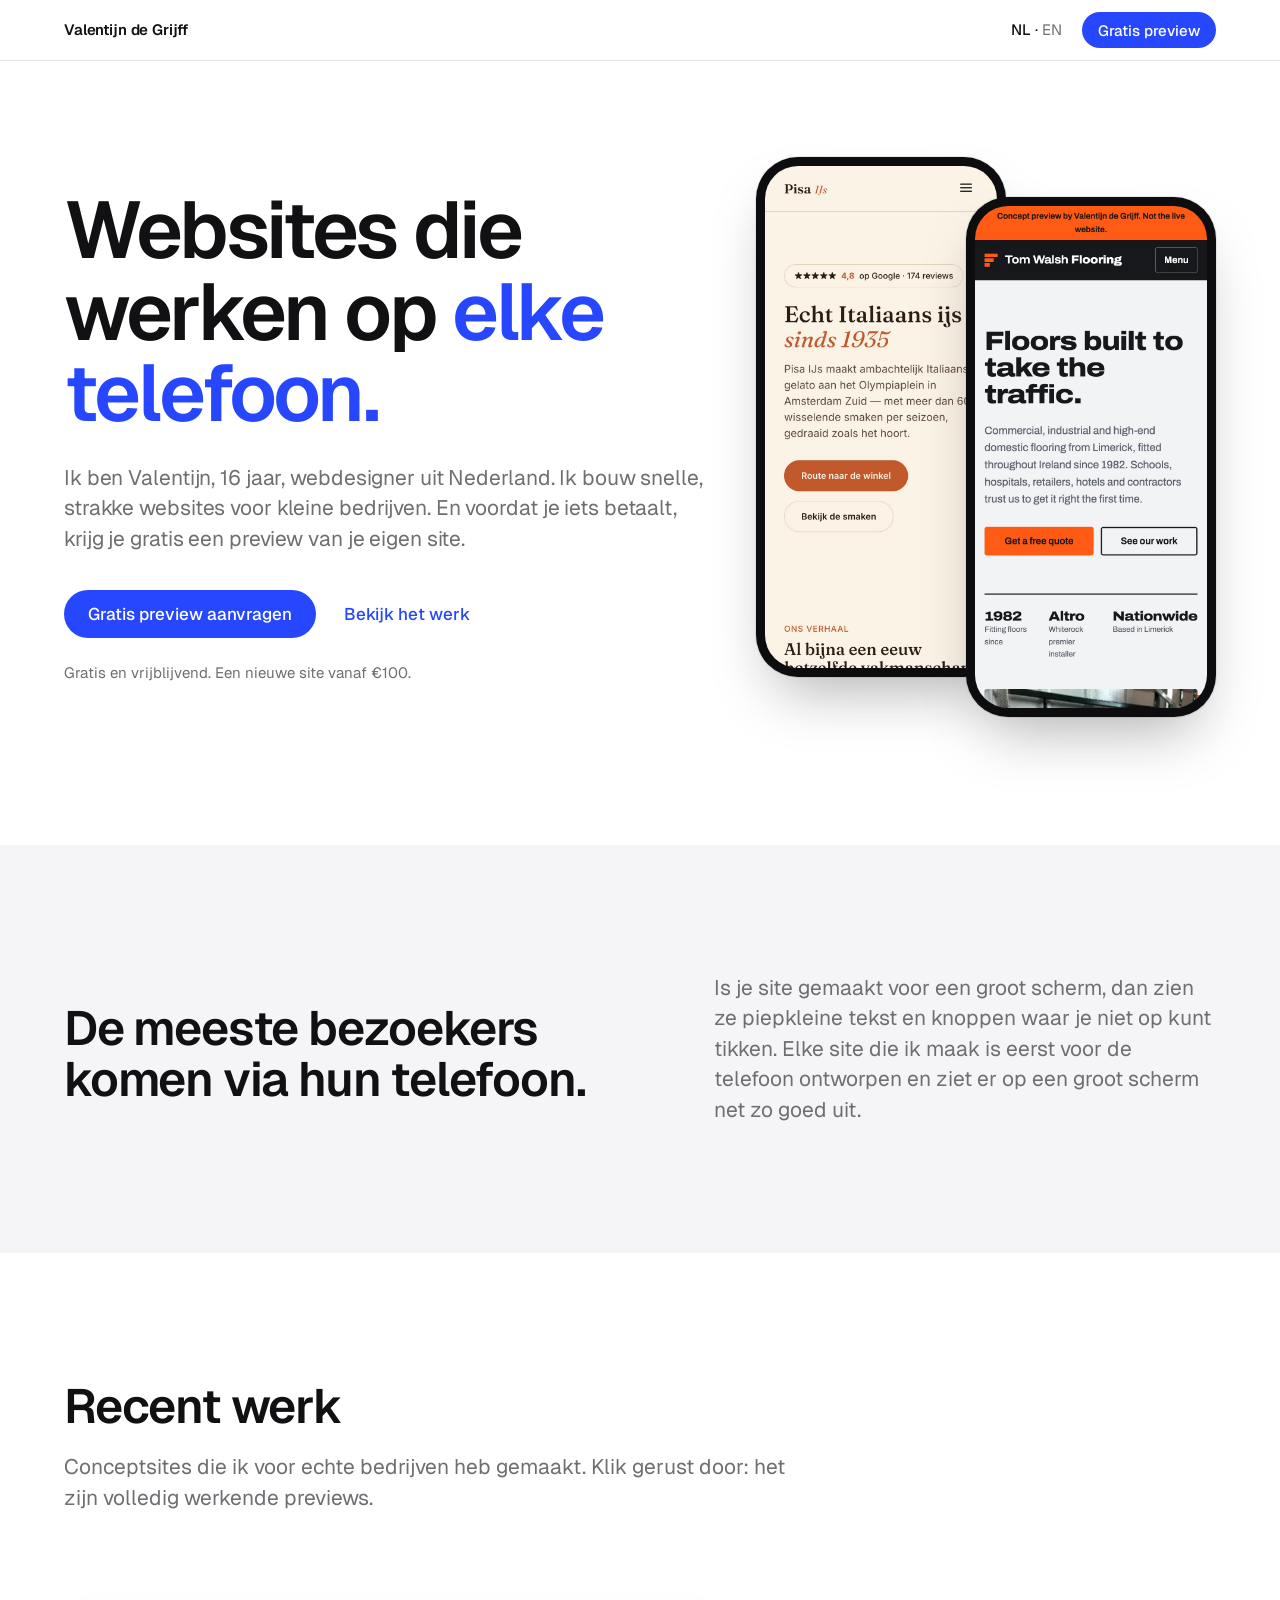
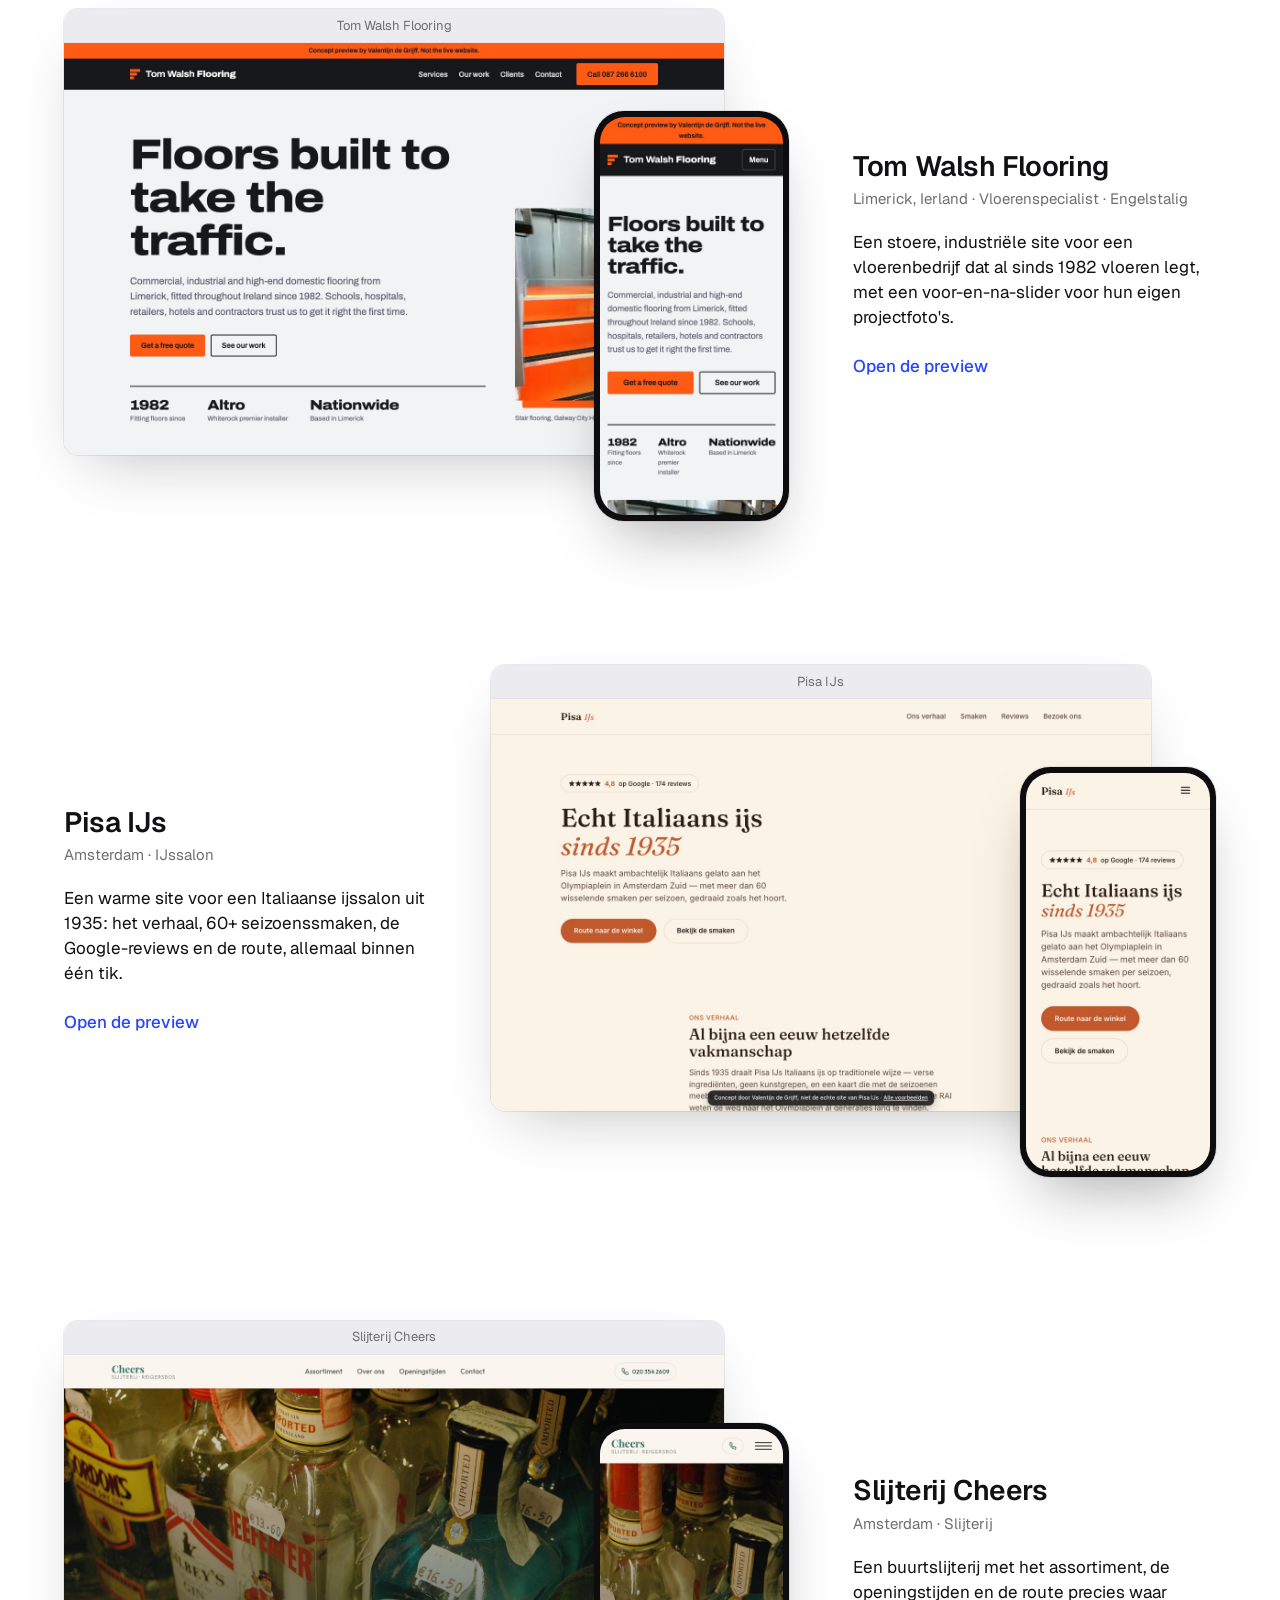
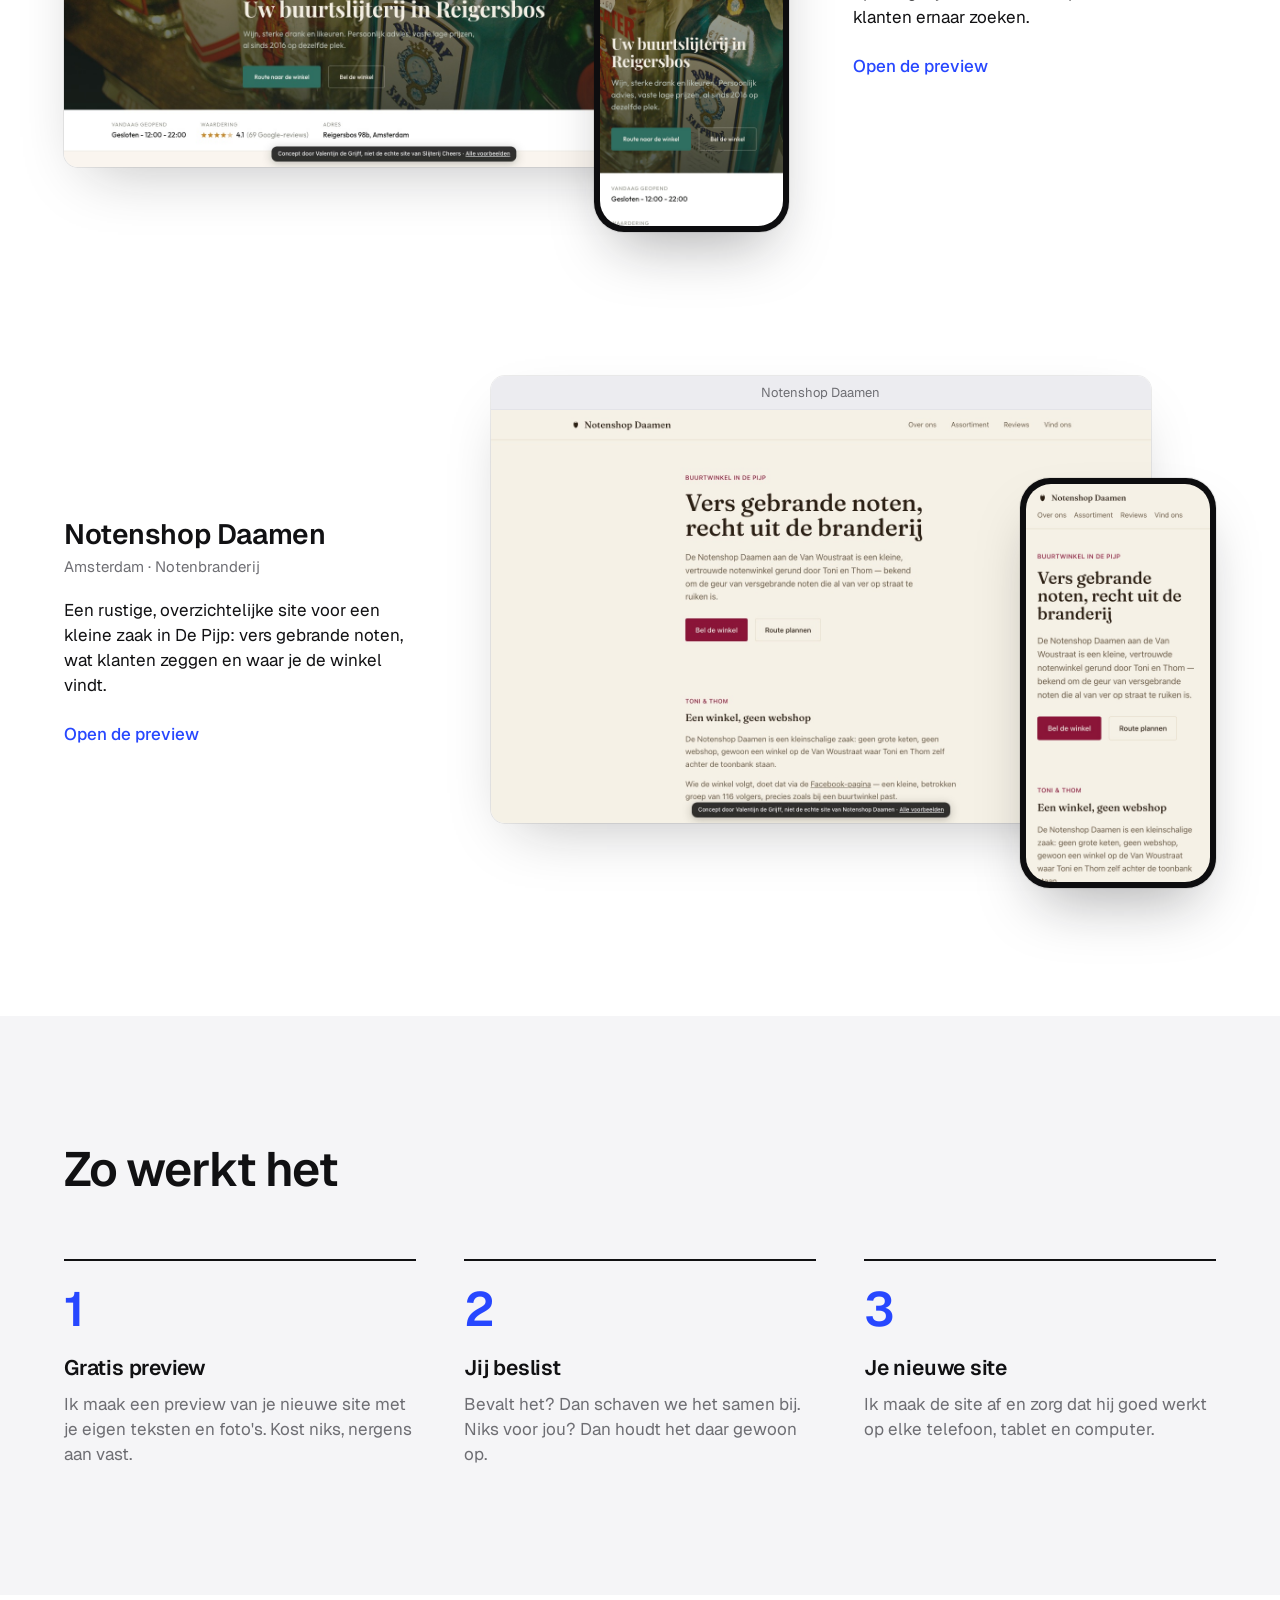
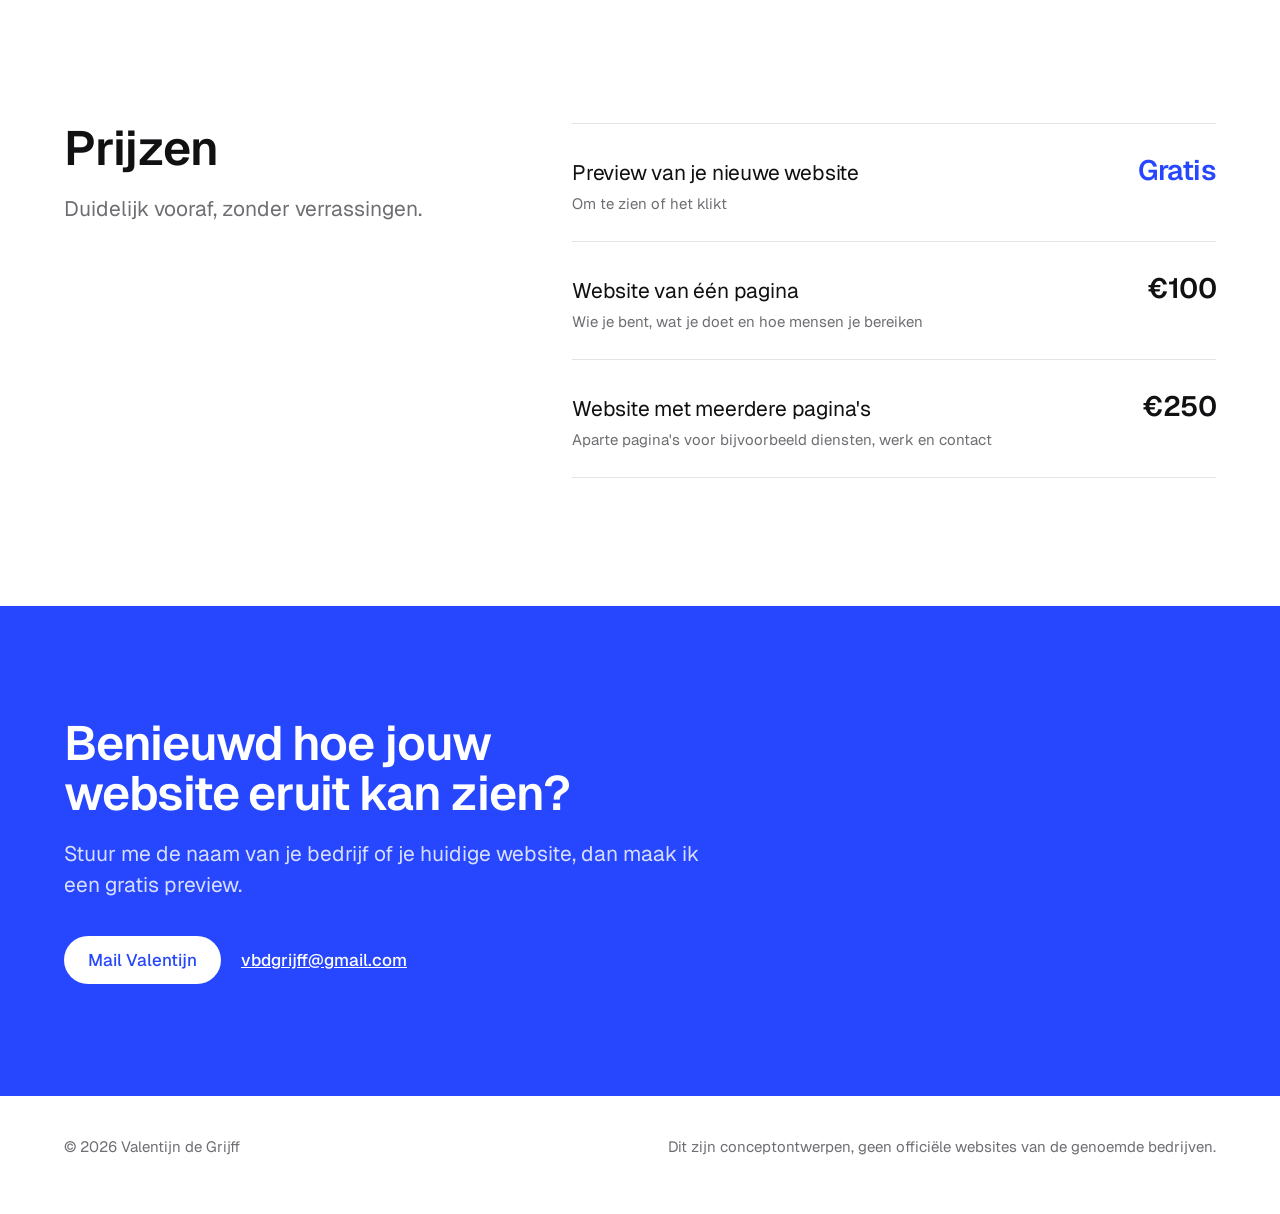
<file: index.html>
<!doctype html>
<html lang="nl">
<head>
<meta charset="utf-8">
<meta name="viewport" content="width=device-width, initial-scale=1">
<meta name="robots" content="noindex, nofollow">
<title>Valentijn de Grijff · Websites die werken op elke telefoon</title>
<meta name="description" content="Snelle, strakke websites voor kleine bedrijven, gemaakt door Valentijn de Grijff (16). Eerst een gratis preview van je eigen site, daarna pas beslissen.">
<link rel="canonical" href="https://itzjustme1.github.io/voorbeeldsites/">
<link rel="alternate" hreflang="nl" href="https://itzjustme1.github.io/voorbeeldsites/">
<link rel="alternate" hreflang="en" href="https://itzjustme1.github.io/voorbeeldsites/en/">
<meta name="theme-color" content="#ffffff">
<meta property="og:type" content="website">
<meta property="og:title" content="Valentijn de Grijff · Websites die werken op elke telefoon">
<meta property="og:description" content="Snelle, strakke websites voor kleine bedrijven, gemaakt door Valentijn de Grijff (16). Eerst een gratis preview van je eigen site, daarna pas beslissen.">
<meta property="og:url" content="https://itzjustme1.github.io/voorbeeldsites/">
<meta property="og:image" content="https://itzjustme1.github.io/voorbeeldsites/assets/tom-walsh-flooring-desktop.jpg">
<link rel="icon" href="assets/favicon.svg" type="image/svg+xml">
<link rel="preconnect" href="https://fonts.googleapis.com">
<link rel="preconnect" href="https://fonts.gstatic.com" crossorigin>
<link href="https://fonts.googleapis.com/css2?family=Geist:wght@400;500;600&display=swap" rel="stylesheet">
<link rel="stylesheet" href="assets/site.css">
</head>
<body>
<a class="skip" href="#main">Naar de inhoud</a>

<header class="top">
  <div class="wrap">
    <a class="brand" href="./">Valentijn de Grijff</a>
    <div class="top-right">
      <nav class="lang" aria-label="Language"><a href="./" hreflang="nl" lang="nl" aria-current="true">NL</a> · <a href="en/" hreflang="en" lang="en">EN</a></nav>
      <a class="btn btn-accent btn-small" href="mailto:vbdgrijff@gmail.com?subject=Gratis%20preview%20van%20mijn%20website">Gratis preview</a>
    </div>
  </div>
</header>

<main id="main">
  <section class="hero" aria-labelledby="hero-title">
    <div class="wrap">
      <div>
        <h1 id="hero-title">Websites die werken op <span class="accent">elke telefoon.</span></h1>
        <p class="lead">Ik ben Valentijn, 16 jaar, webdesigner uit Nederland. Ik bouw snelle, strakke websites voor kleine bedrijven. En voordat je iets betaalt, krijg je gratis een preview van je eigen site.</p>
        <div class="actions">
          <a class="btn btn-accent" href="mailto:vbdgrijff@gmail.com?subject=Gratis%20preview%20van%20mijn%20website">Gratis preview aanvragen</a>
          <a class="text-link" href="#work">Bekijk het werk</a>
        </div>
        <p class="fine">Gratis en vrijblijvend. Een nieuwe site vanaf €100.</p>
      </div>
      <div class="hero-phones" aria-hidden="true">
        <div class="phone back"><img src="assets/pisa-ijs-phone.jpg" width="780" height="1688" alt="" fetchpriority="high"></div>
        <div class="phone front"><img src="assets/tom-walsh-flooring-phone.jpg" width="780" height="1688" alt="" fetchpriority="high"></div>
      </div>
    </div>
  </section>

  <section class="section alt" aria-labelledby="st-title">
    <div class="wrap statement">
      <h2 id="st-title">De meeste bezoekers komen via hun telefoon.</h2>
      <p>Is je site gemaakt voor een groot scherm, dan zien ze piepkleine tekst en knoppen waar je niet op kunt tikken. Elke site die ik maak is eerst voor de telefoon ontworpen en ziet er op een groot scherm net zo goed uit.</p>
    </div>
  </section>

  <section class="section" id="work" aria-labelledby="work-title">
    <div class="wrap">
      <div class="work-head">
        <h2 id="work-title">Recent werk</h2>
        <p class="section-intro">Conceptsites die ik voor echte bedrijven heb gemaakt. Klik gerust door: het zijn volledig werkende previews.</p>
      </div>
      <div class="projects">
        <article class="project">
          <div class="visual">
            <div class="browser">
              <div class="browser-bar" aria-hidden="true">Tom Walsh Flooring</div>
              <img src="assets/tom-walsh-flooring-desktop.jpg" width="1440" height="900" loading="lazy" decoding="async" alt="Desktopversie van de conceptsite voor Tom Walsh Flooring">
            </div>
            <div class="phone"><img src="assets/tom-walsh-flooring-phone.jpg" width="780" height="1688" loading="lazy" decoding="async" alt="Telefoonversie van de conceptsite voor Tom Walsh Flooring"></div>
          </div>
          <div>
            <h3>Tom Walsh Flooring</h3>
            <p class="meta">Limerick, Ierland · Vloerenspecialist · Engelstalig</p>
            <p class="desc">Een stoere, industriële site voor een vloerenbedrijf dat al sinds 1982 vloeren legt, met een voor-en-na-slider voor hun eigen projectfoto&#x27;s.</p>
            <a class="text-link" href="tom-walsh-flooring/">Open de preview<span class="sr-only"> Tom Walsh Flooring</span></a>
          </div>
        </article>
        <article class="project">
          <div class="visual">
            <div class="browser">
              <div class="browser-bar" aria-hidden="true">Pisa IJs</div>
              <img src="assets/pisa-ijs-desktop.jpg" width="1440" height="900" loading="lazy" decoding="async" alt="Desktopversie van de conceptsite voor Pisa IJs">
            </div>
            <div class="phone"><img src="assets/pisa-ijs-phone.jpg" width="780" height="1688" loading="lazy" decoding="async" alt="Telefoonversie van de conceptsite voor Pisa IJs"></div>
          </div>
          <div>
            <h3>Pisa IJs</h3>
            <p class="meta">Amsterdam · IJssalon</p>
            <p class="desc">Een warme site voor een Italiaanse ijssalon uit 1935: het verhaal, 60+ seizoenssmaken, de Google-reviews en de route, allemaal binnen één tik.</p>
            <a class="text-link" href="pisa-ijs/">Open de preview<span class="sr-only"> Pisa IJs</span></a>
          </div>
        </article>
        <article class="project">
          <div class="visual">
            <div class="browser">
              <div class="browser-bar" aria-hidden="true">Slijterij Cheers</div>
              <img src="assets/cheers-slijterij-desktop.jpg" width="1440" height="900" loading="lazy" decoding="async" alt="Desktopversie van de conceptsite voor Slijterij Cheers">
            </div>
            <div class="phone"><img src="assets/cheers-slijterij-phone.jpg" width="780" height="1688" loading="lazy" decoding="async" alt="Telefoonversie van de conceptsite voor Slijterij Cheers"></div>
          </div>
          <div>
            <h3>Slijterij Cheers</h3>
            <p class="meta">Amsterdam · Slijterij</p>
            <p class="desc">Een buurtslijterij met het assortiment, de openingstijden en de route precies waar klanten ernaar zoeken.</p>
            <a class="text-link" href="cheers-slijterij/">Open de preview<span class="sr-only"> Slijterij Cheers</span></a>
          </div>
        </article>
        <article class="project">
          <div class="visual">
            <div class="browser">
              <div class="browser-bar" aria-hidden="true">Notenshop Daamen</div>
              <img src="assets/notenshop-daamen-desktop.jpg" width="1440" height="900" loading="lazy" decoding="async" alt="Desktopversie van de conceptsite voor Notenshop Daamen">
            </div>
            <div class="phone"><img src="assets/notenshop-daamen-phone.jpg" width="780" height="1688" loading="lazy" decoding="async" alt="Telefoonversie van de conceptsite voor Notenshop Daamen"></div>
          </div>
          <div>
            <h3>Notenshop Daamen</h3>
            <p class="meta">Amsterdam · Notenbranderij</p>
            <p class="desc">Een rustige, overzichtelijke site voor een kleine zaak in De Pijp: vers gebrande noten, wat klanten zeggen en waar je de winkel vindt.</p>
            <a class="text-link" href="notenshop-daamen/">Open de preview<span class="sr-only"> Notenshop Daamen</span></a>
          </div>
        </article>
      </div>
    </div>
  </section>

  <section class="section alt" aria-labelledby="steps-title">
    <div class="wrap">
      <h2 id="steps-title">Zo werkt het</h2>
      <ol class="steps">
          <li><span class="num" aria-hidden="true">1</span><h3>Gratis preview</h3><p>Ik maak een preview van je nieuwe site met je eigen teksten en foto&#x27;s. Kost niks, nergens aan vast.</p></li>
          <li><span class="num" aria-hidden="true">2</span><h3>Jij beslist</h3><p>Bevalt het? Dan schaven we het samen bij. Niks voor jou? Dan houdt het daar gewoon op.</p></li>
          <li><span class="num" aria-hidden="true">3</span><h3>Je nieuwe site</h3><p>Ik maak de site af en zorg dat hij goed werkt op elke telefoon, tablet en computer.</p></li>
      </ol>
    </div>
  </section>

  <section class="section" id="prices" aria-labelledby="prices-title">
    <div class="wrap prices-grid">
      <div>
        <h2 id="prices-title">Prijzen</h2>
        <p class="section-intro">Duidelijk vooraf, zonder verrassingen.</p>
      </div>
      <ul class="price-list">
            <li><span class="what">Preview van je nieuwe website<small>Om te zien of het klikt</small></span><span class="amount free">Gratis</span></li>
            <li><span class="what">Website van één pagina<small>Wie je bent, wat je doet en hoe mensen je bereiken</small></span><span class="amount">€100</span></li>
            <li><span class="what">Website met meerdere pagina&#x27;s<small>Aparte pagina&#x27;s voor bijvoorbeeld diensten, werk en contact</small></span><span class="amount">€250</span></li>
      </ul>
    </div>
  </section>

  <section class="cta" id="contact" aria-labelledby="cta-title">
    <div class="wrap">
      <h2 id="cta-title">Benieuwd hoe jouw website eruit kan zien?</h2>
      <p>Stuur me de naam van je bedrijf of je huidige website, dan maak ik een gratis preview.</p>
      <a class="btn btn-light" href="mailto:vbdgrijff@gmail.com?subject=Gratis%20preview%20van%20mijn%20website">Mail Valentijn</a><a class="mail" href="mailto:vbdgrijff@gmail.com">vbdgrijff@gmail.com</a>
    </div>
  </section>
</main>

<footer>
  <div class="wrap">
    <p>&copy; 2026 Valentijn de Grijff</p>
    <p>Dit zijn conceptontwerpen, geen officiële websites van de genoemde bedrijven.</p>
  </div>
</footer>
</body>
</html>
</file>
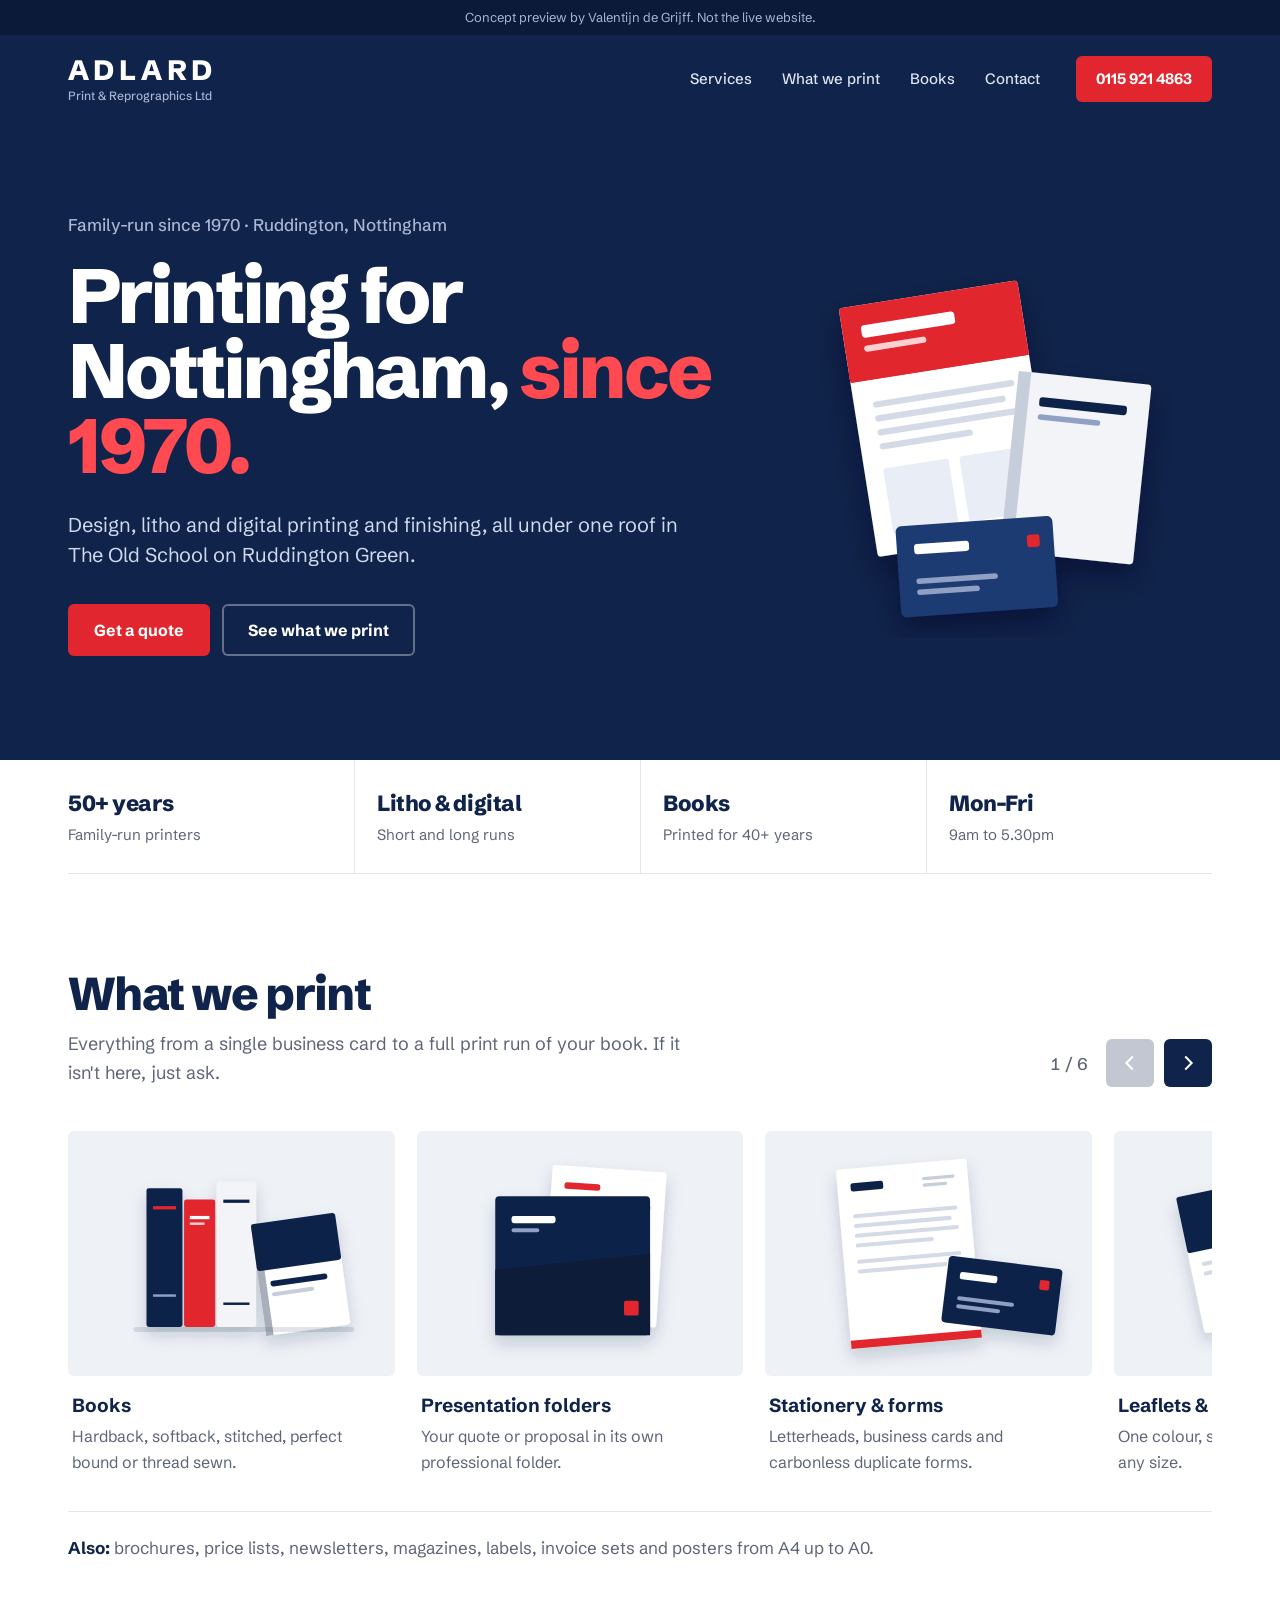
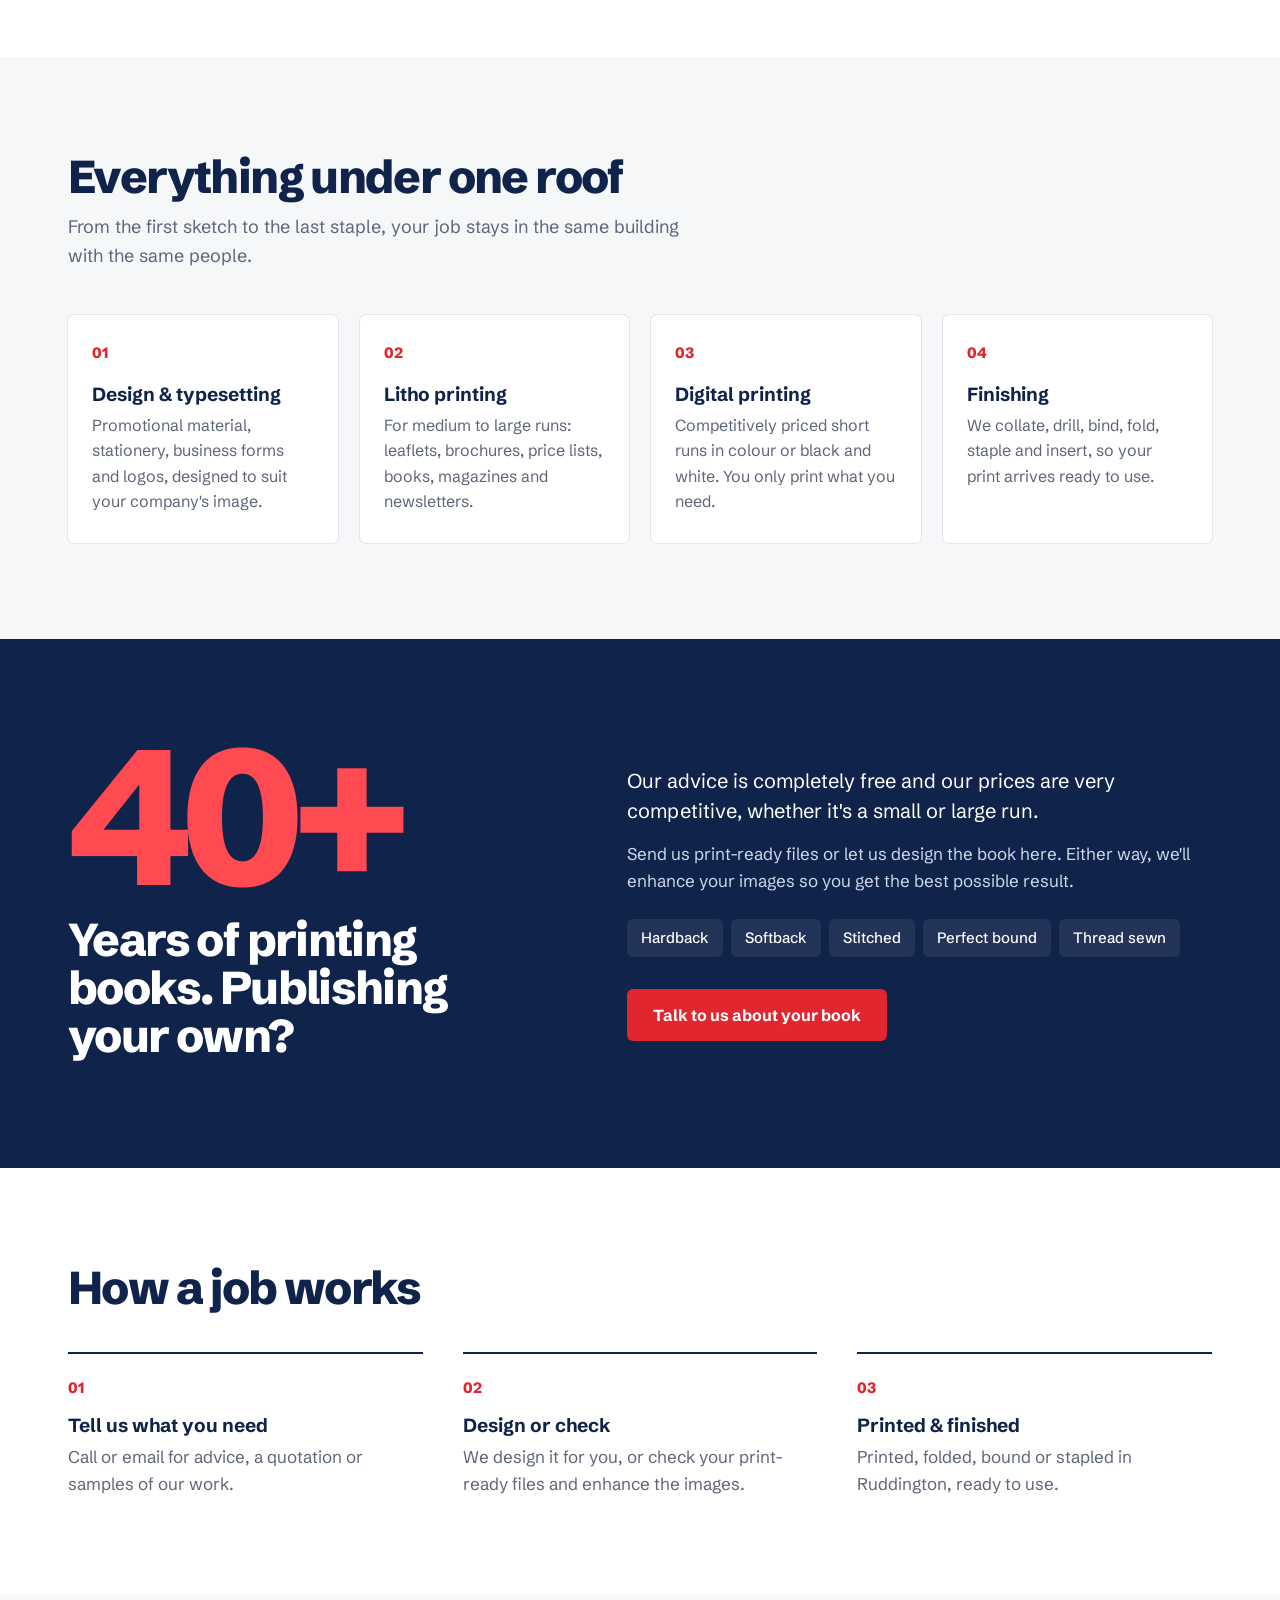
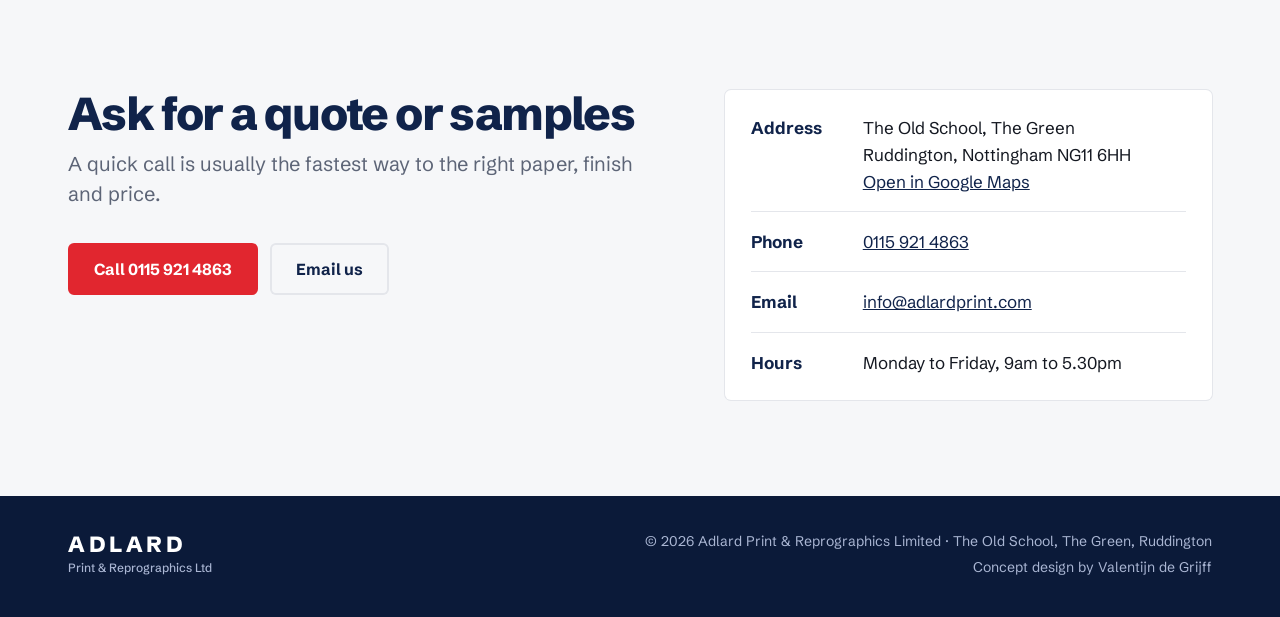
<file: adlard-print/index.html>
<!doctype html>
<html lang="en-GB">
<head>
<meta charset="utf-8">
<meta name="viewport" content="width=device-width, initial-scale=1">
<!-- Concept preview: remove noindex once this goes live on adlardprint.com -->
<meta name="robots" content="noindex, nofollow">
<title>Adlard Print · Printers in Ruddington, Nottingham since 1970</title>
<meta name="description" content="Family-run printers in Ruddington, Nottingham since 1970. Design, litho and digital printing, books, leaflets, stationery, presentation folders and finishing. Call 0115 921 4863.">
<meta name="theme-color" content="#10234a">
<meta property="og:type" content="website">
<meta property="og:locale" content="en_GB">
<meta property="og:site_name" content="Adlard Print">
<meta property="og:title" content="Adlard Print · Printers in Ruddington since 1970">
<meta property="og:description" content="Family-run printers in Ruddington, Nottingham. Design, litho and digital printing, books, stationery and finishing under one roof.">
<meta property="og:image" content="img/books.jpg">
<link rel="icon" href="favicon.svg?v=6" type="image/svg+xml">
<link rel="preconnect" href="https://fonts.googleapis.com">
<link rel="preconnect" href="https://fonts.gstatic.com" crossorigin>
<link href="https://fonts.googleapis.com/css2?family=Schibsted+Grotesk:wght@400;500;700;800&display=swap" rel="stylesheet">
<link rel="stylesheet" href="styles.css?v=10">
<script src="script.js?v=9" defer></script>
<!-- Structured data so Google can show the business details (address, phone, opening hours) in local search. -->
<script type="application/ld+json">
{
  "@context": "https://schema.org",
  "@type": "LocalBusiness",
  "name": "Adlard Print & Reprographics Limited",
  "description": "Family-run printers in Ruddington, Nottingham, established in 1970.",
  "foundingDate": "1970",
  "telephone": "+44 115 921 4863",
  "faxNumber": "+44 115 945 6474",
  "email": "info@adlardprint.com",
  "url": "http://adlardprint.com",
  "address": {
    "@type": "PostalAddress",
    "streetAddress": "The Old School, The Green",
    "addressLocality": "Ruddington",
    "addressRegion": "Nottingham",
    "postalCode": "NG11 6HH",
    "addressCountry": "GB"
  },
  "openingHoursSpecification": [{
    "@type": "OpeningHoursSpecification",
    "dayOfWeek": ["Monday", "Tuesday", "Wednesday", "Thursday", "Friday"],
    "opens": "09:00",
    "closes": "17:30"
  }]
}
</script>
<!-- Product illustrations (img/illus-*.svg) are simple drawings made for this concept. -->
</head>
<body>
<a class="skip" href="#main">Skip to content</a>

<div class="concept" role="note">Concept preview by Valentijn de Grijff. Not the live website.</div>

<section class="hero" id="top" aria-labelledby="hero-title">
  <div class="wrap">
    <header class="bar">
      <a class="logo" href="#top" aria-label="Adlard Print, back to top"><b>Adlard</b><small>Print &amp; Reprographics Ltd</small></a>
      <nav class="nav" aria-label="Main">
        <a href="#services">Services</a>
        <a href="#work">What we print</a>
        <a href="#books">Books</a>
        <a href="#contact">Contact</a>
      </nav>
      <a class="btn btn-red btn-call" href="tel:+441159214863">0115 921 4863</a>
    </header>
    <div class="hero-grid">
    <div class="hero-copy">
      <p class="est">Family-run since 1970 · Ruddington, Nottingham</p>
      <h1 id="hero-title">Printing for Nottingham, <em>since 1970.</em></h1>
      <p class="lead">Design, litho and digital printing and finishing, all under one roof in The Old School on Ruddington Green.</p>
      <div class="actions">
        <a class="btn btn-red" href="mailto:info@adlardprint.com?subject=Print%20quote">Get a quote</a>
        <a class="btn btn-ghost" href="#work">See what we print</a>
      </div>
    </div>
    <img class="hero-illus" src="img/illus-hero.svg" width="560" height="500" alt="">
    </div>
  </div>
</section>

<main id="main">
  <section class="facts" aria-label="Key facts">
    <div class="wrap">
      <div class="facts-grid">
        <div><b>50+ years</b><span>Family-run printers</span></div>
        <div><b>Litho &amp; digital</b><span>Short and long runs</span></div>
        <div><b>Books</b><span>Printed for 40+ years</span></div>
        <div><b>Mon–Fri</b><span>9am to 5.30pm</span></div>
      </div>
    </div>
  </section>

  <section class="section" id="work" aria-labelledby="work-title">
    <div class="wrap">
      <div class="head-row">
        <div>
          <h2 id="work-title">What we print</h2>
          <p class="sub">Everything from a single business card to a full print run of your book. If it isn't here, just ask.</p>
        </div>
        <div class="carousel-controls" data-controls>
          <p class="carousel-count" aria-live="polite"><span data-current>1</span> / <span data-total>6</span></p>
          <button class="carousel-btn" type="button" data-prev aria-label="Previous">
            <svg viewBox="0 0 24 24" width="22" height="22" aria-hidden="true"><path d="M15 5l-7 7 7 7" fill="none" stroke="currentColor" stroke-width="2.2"/></svg>
          </button>
          <button class="carousel-btn" type="button" data-next aria-label="Next">
            <svg viewBox="0 0 24 24" width="22" height="22" aria-hidden="true"><path d="M9 5l7 7-7 7" fill="none" stroke="currentColor" stroke-width="2.2"/></svg>
          </button>
        </div>
      </div>
      <div class="carousel" data-carousel>
        <div class="carousel-track" tabindex="0" role="region" aria-label="Examples of our work, scroll sideways for more">
          <article class="card">
            <div class="card-img"><img src="img/illus-books.svg" width="400" height="300" loading="lazy" alt="Illustration: Books printed by Adlard, including local history titles and study manuals."></div>
            <div class="card-text"><h3>Books</h3><p>Hardback, softback, stitched, perfect bound or thread sewn.</p></div>
          </article>
          <article class="card">
            <div class="card-img"><img src="img/illus-folders.svg" width="400" height="300" loading="lazy" alt="Illustration: A presentation folder holding printed company sheets."></div>
            <div class="card-text"><h3>Presentation folders</h3><p>Your quote or proposal in its own professional folder.</p></div>
          </article>
          <article class="card">
            <div class="card-img"><img src="img/illus-stationery.svg" width="400" height="300" loading="lazy" alt="Illustration: Letterheads, business cards and carbonless duplicate forms."></div>
            <div class="card-text"><h3>Stationery &amp; forms</h3><p>Letterheads, business cards and carbonless duplicate forms.</p></div>
          </article>
          <article class="card">
            <div class="card-img"><img src="img/illus-leaflets.svg" width="400" height="300" loading="lazy" alt="Illustration: Printed leaflets and flyers in different sizes."></div>
            <div class="card-text"><h3>Leaflets &amp; flyers</h3><p>One colour, spot colour or full colour, in any size.</p></div>
          </article>
          <article class="card">
            <div class="card-img"><img src="img/illus-marketing.svg" width="400" height="300" loading="lazy" alt="Illustration: Personalised wall calendars printed for businesses."></div>
            <div class="card-text"><h3>Calendars &amp; cards</h3><p>Personalised calendars and greetings cards, from a single copy.</p></div>
          </article>
          <article class="card">
            <div class="card-img"><img src="img/illus-digital.svg" width="400" height="300" loading="lazy" alt="Illustration: A digital printing press."></div>
            <div class="card-text"><h3>Short runs, fast</h3><p>On-demand digital printing for urgent jobs.</p></div>
          </article>
        </div>
      </div>
      <p class="also"><b>Also:</b> brochures, price lists, newsletters, magazines, labels, invoice sets and posters from A4 up to A0.</p>
    </div>
  </section>

  <section class="section tint" id="services" aria-labelledby="services-title">
    <div class="wrap">
      <h2 id="services-title">Everything under one roof</h2>
      <p class="sub">From the first sketch to the last staple, your job stays in the same building with the same people.</p>
      <div class="services">
        <article><span class="num">01</span><h3>Design &amp; typesetting</h3><p>Promotional material, stationery, business forms and logos, designed to suit your company's image.</p></article>
        <article><span class="num">02</span><h3>Litho printing</h3><p>For medium to large runs: leaflets, brochures, price lists, books, magazines and newsletters.</p></article>
        <article><span class="num">03</span><h3>Digital printing</h3><p>Competitively priced short runs in colour or black and white. You only print what you need.</p></article>
        <article><span class="num">04</span><h3>Finishing</h3><p>We collate, drill, bind, fold, staple and insert, so your print arrives ready to use.</p></article>
      </div>
    </div>
  </section>

  <section class="books" id="books" aria-labelledby="books-title">
    <div class="wrap books-grid">
      <div>
        <p class="big" aria-hidden="true">40+</p>
        <h2 id="books-title">Years of printing books. Publishing your own?</h2>
      </div>
      <div>
        <p class="lead">Our advice is completely free and our prices are very competitive, whether it's a small or large run.</p>
        <p class="books-note">Send us print-ready files or let us design the book here. Either way, we'll enhance your images so you get the best possible result.</p>
        <ul class="bindings" aria-label="Book formats">
          <li>Hardback</li><li>Softback</li><li>Stitched</li><li>Perfect bound</li><li>Thread sewn</li>
        </ul>
        <a class="btn btn-red" href="mailto:info@adlardprint.com?subject=Book%20printing">Talk to us about your book</a>
      </div>
    </div>
  </section>

  <section class="section" aria-labelledby="how-title">
    <div class="wrap">
      <h2 id="how-title">How a job works</h2>
      <ol class="steps">
        <li><h3>Tell us what you need</h3><p>Call or email for advice, a quotation or samples of our work.</p></li>
        <li><h3>Design or check</h3><p>We design it for you, or check your print-ready files and enhance the images.</p></li>
        <li><h3>Printed &amp; finished</h3><p>Printed, folded, bound or stapled in Ruddington, ready to use.</p></li>
      </ol>
    </div>
  </section>

  <section class="contact" id="contact" aria-labelledby="contact-title">
    <div class="wrap contact-grid">
      <div>
        <h2 id="contact-title">Ask for a quote or samples</h2>
        <p class="lead">A quick call is usually the fastest way to the right paper, finish and price.</p>
        <div class="actions">
          <a class="btn btn-red" href="tel:+441159214863">Call 0115 921 4863</a>
          <a class="btn btn-line" href="mailto:info@adlardprint.com?subject=Print%20quote">Email us</a>
        </div>
      </div>
      <dl class="details">
        <div><dt>Address</dt><dd>The Old School, The Green<br>Ruddington, Nottingham NG11 6HH<br><a href="https://www.google.com/maps/search/?api=1&amp;query=Adlard+Print+The+Old+School+The+Green+Ruddington+NG11+6HH">Open in Google Maps</a></dd></div>
        <div><dt>Phone</dt><dd><a href="tel:+441159214863">0115 921 4863</a></dd></div>
        <div><dt>Email</dt><dd><a href="mailto:info@adlardprint.com">info@adlardprint.com</a></dd></div>
        <div><dt>Hours</dt><dd>Monday to Friday, 9am to 5.30pm</dd></div>
      </dl>
    </div>
  </section>
</main>

<footer class="footer">
  <div class="wrap foot">
    <a class="logo" href="#top"><b>Adlard</b><small>Print &amp; Reprographics Ltd</small></a>
    <div class="foot-meta">
      <p>&copy; 2026 Adlard Print &amp; Reprographics Limited · The Old School, The Green, Ruddington</p>
      <p>Concept design by Valentijn de Grijff</p>
    </div>
  </div>
</footer>
</body>
</html>
</file>
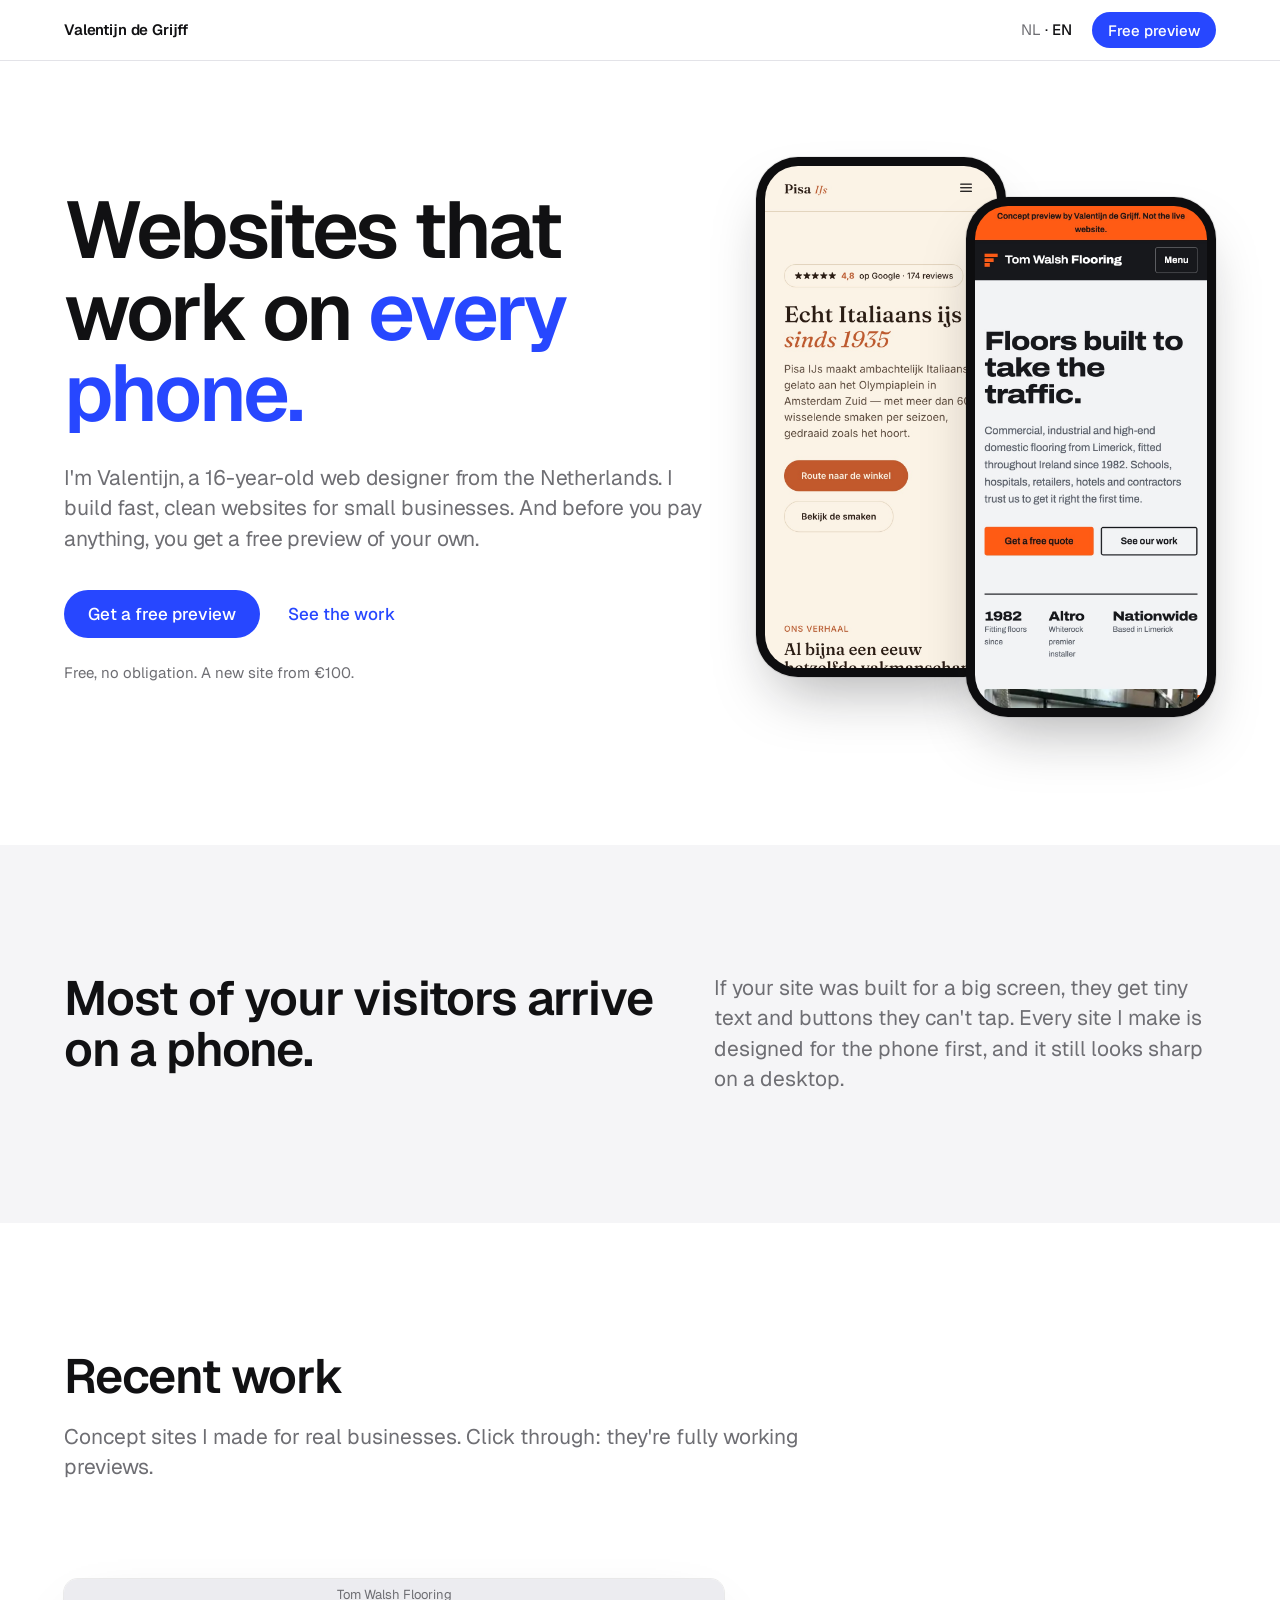
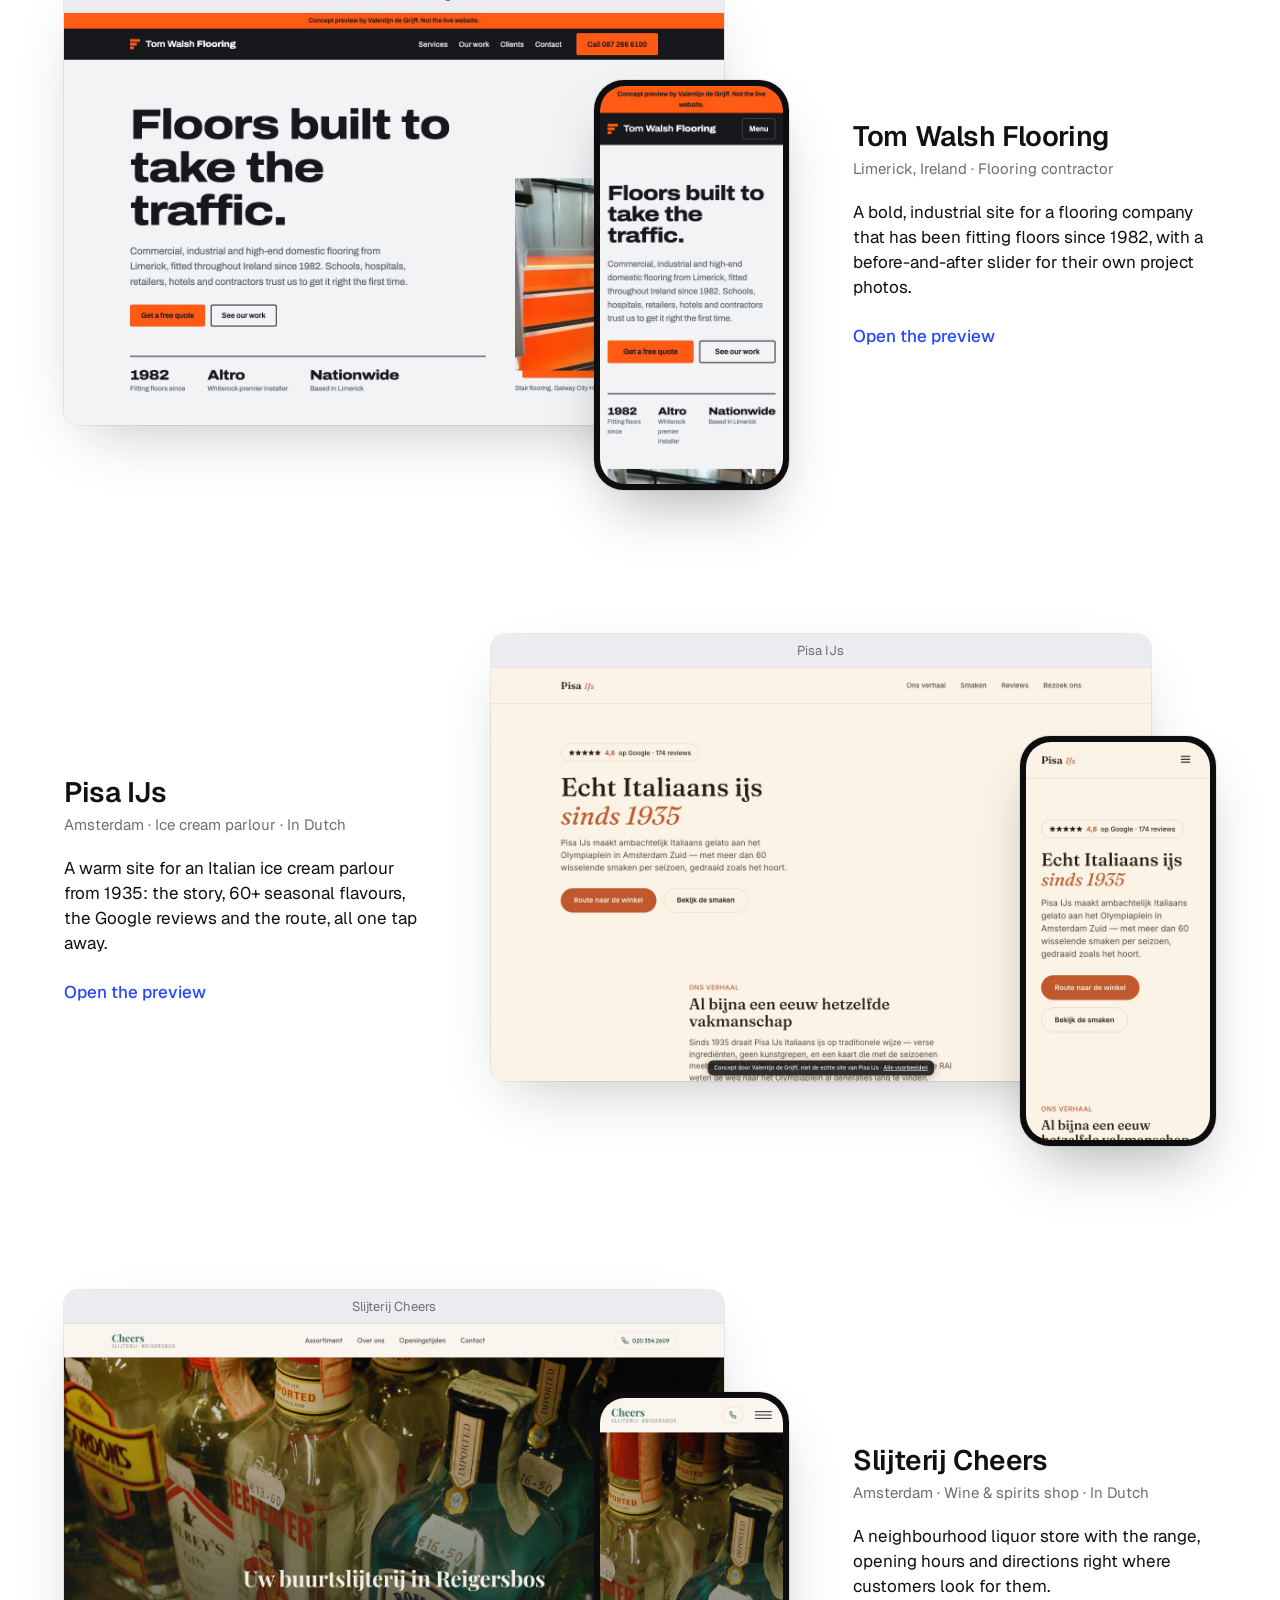
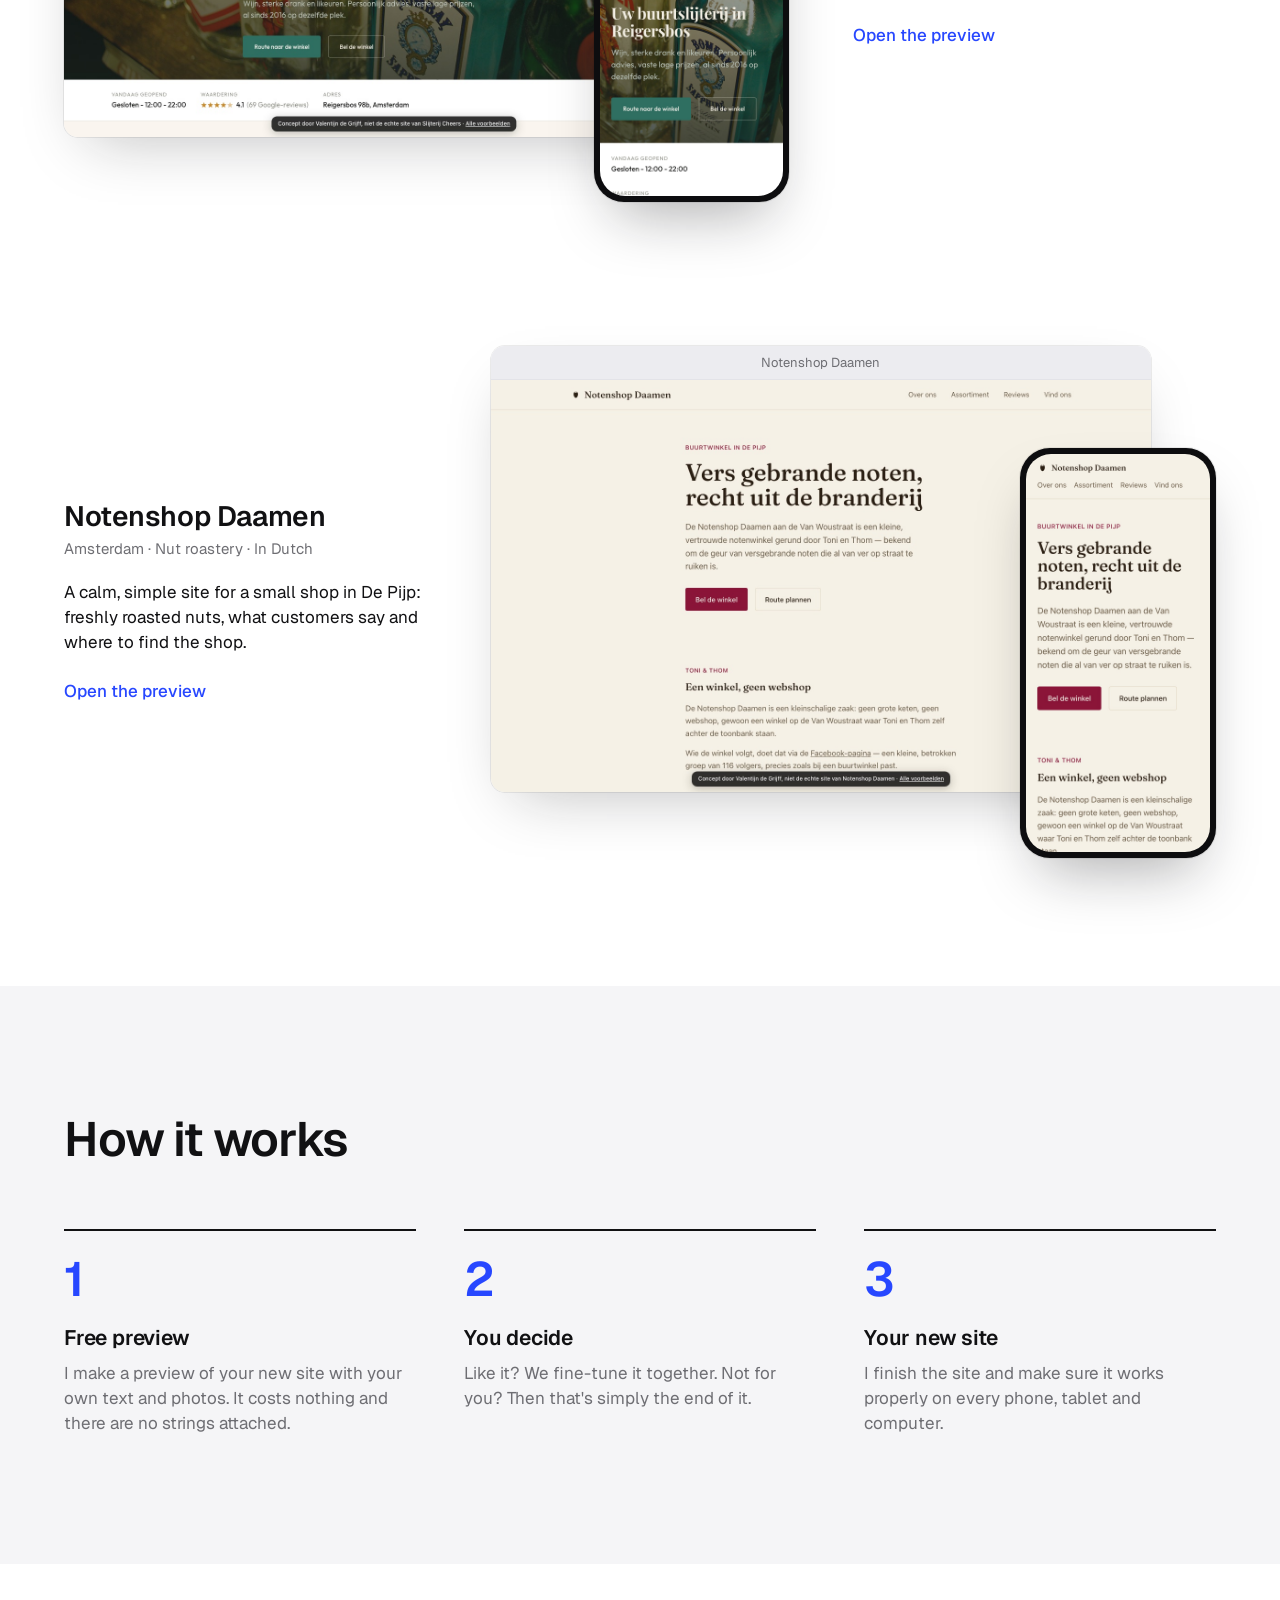
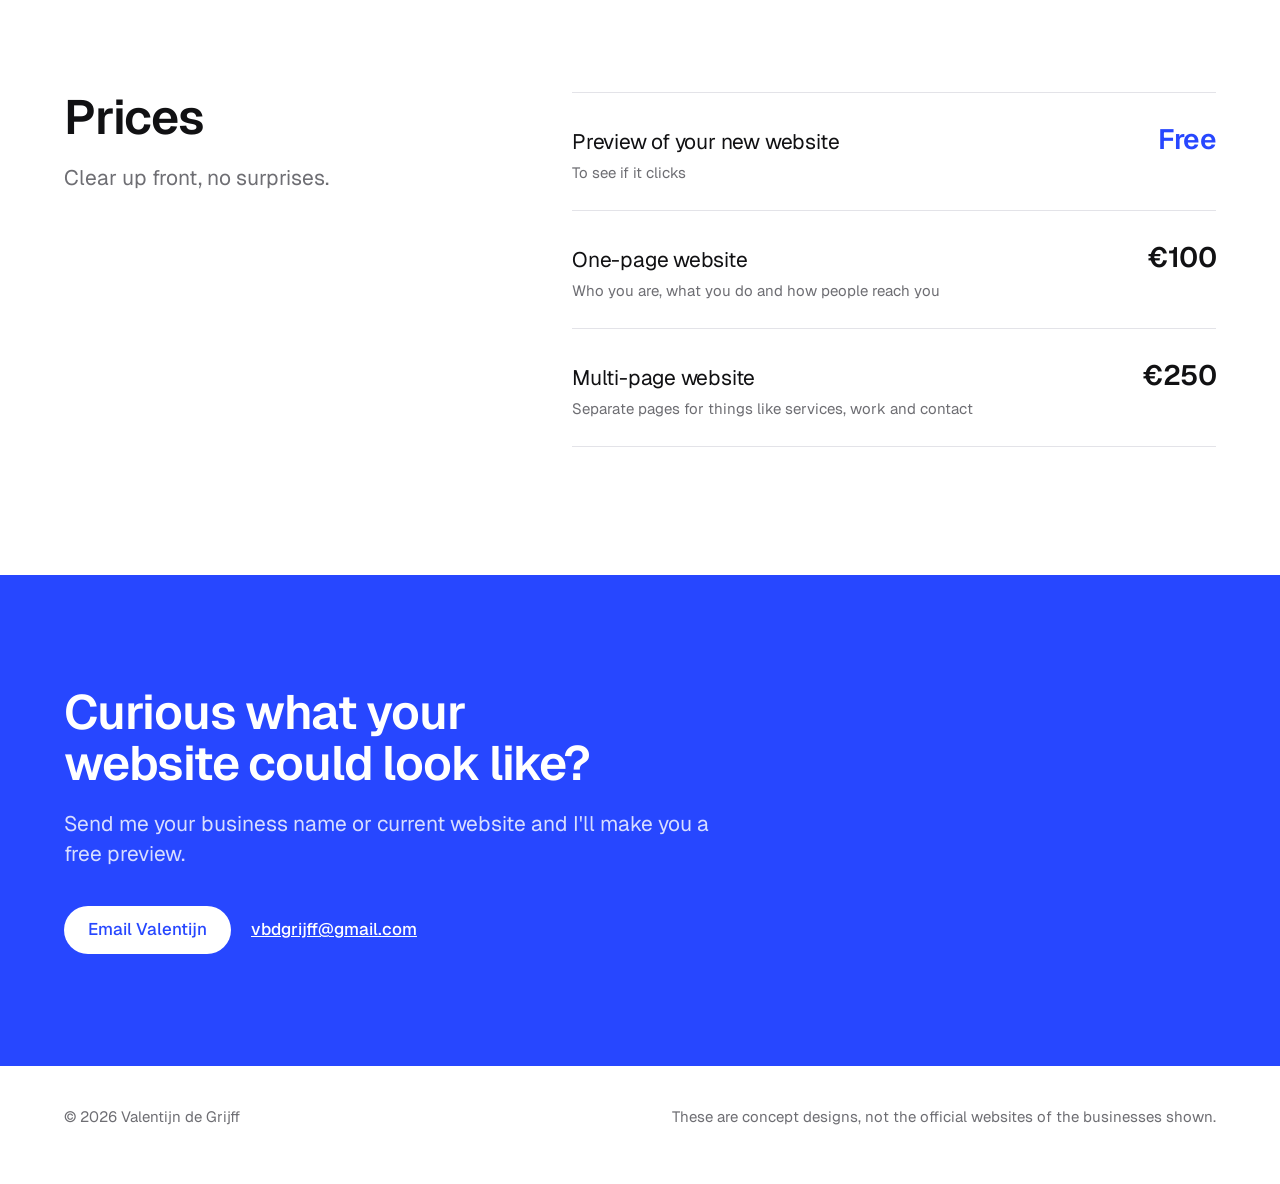
<file: en/index.html>
<!doctype html>
<html lang="en">
<head>
<meta charset="utf-8">
<meta name="viewport" content="width=device-width, initial-scale=1">
<meta name="robots" content="noindex, nofollow">
<title>Valentijn de Grijff · Websites that work on every phone</title>
<meta name="description" content="Fast, clean websites for small businesses, made by Valentijn de Grijff (16). See a free preview of your own site first, then decide.">
<link rel="canonical" href="https://itzjustme1.github.io/voorbeeldsites/en/">
<link rel="alternate" hreflang="nl" href="https://itzjustme1.github.io/voorbeeldsites/">
<link rel="alternate" hreflang="en" href="https://itzjustme1.github.io/voorbeeldsites/en/">
<meta name="theme-color" content="#ffffff">
<meta property="og:type" content="website">
<meta property="og:title" content="Valentijn de Grijff · Websites that work on every phone">
<meta property="og:description" content="Fast, clean websites for small businesses, made by Valentijn de Grijff (16). See a free preview of your own site first, then decide.">
<meta property="og:url" content="https://itzjustme1.github.io/voorbeeldsites/en/">
<meta property="og:image" content="https://itzjustme1.github.io/voorbeeldsites/assets/tom-walsh-flooring-desktop.jpg">
<link rel="icon" href="../assets/favicon.svg" type="image/svg+xml">
<link rel="preconnect" href="https://fonts.googleapis.com">
<link rel="preconnect" href="https://fonts.gstatic.com" crossorigin>
<link href="https://fonts.googleapis.com/css2?family=Geist:wght@400;500;600&display=swap" rel="stylesheet">
<link rel="stylesheet" href="../assets/site.css">
</head>
<body>
<a class="skip" href="#main">Skip to content</a>

<header class="top">
  <div class="wrap">
    <a class="brand" href="./">Valentijn de Grijff</a>
    <div class="top-right">
      <nav class="lang" aria-label="Language"><a href="../" hreflang="nl" lang="nl">NL</a> · <a href="./" hreflang="en" lang="en" aria-current="true">EN</a></nav>
      <a class="btn btn-accent btn-small" href="mailto:vbdgrijff@gmail.com?subject=Free%20website%20preview">Free preview</a>
    </div>
  </div>
</header>

<main id="main">
  <section class="hero" aria-labelledby="hero-title">
    <div class="wrap">
      <div>
        <h1 id="hero-title">Websites that work on <span class="accent">every phone.</span></h1>
        <p class="lead">I&#x27;m Valentijn, a 16-year-old web designer from the Netherlands. I build fast, clean websites for small businesses. And before you pay anything, you get a free preview of your own.</p>
        <div class="actions">
          <a class="btn btn-accent" href="mailto:vbdgrijff@gmail.com?subject=Free%20website%20preview">Get a free preview</a>
          <a class="text-link" href="#work">See the work</a>
        </div>
        <p class="fine">Free, no obligation. A new site from €100.</p>
      </div>
      <div class="hero-phones" aria-hidden="true">
        <div class="phone back"><img src="../assets/pisa-ijs-phone.jpg" width="780" height="1688" alt="" fetchpriority="high"></div>
        <div class="phone front"><img src="../assets/tom-walsh-flooring-phone.jpg" width="780" height="1688" alt="" fetchpriority="high"></div>
      </div>
    </div>
  </section>

  <section class="section alt" aria-labelledby="st-title">
    <div class="wrap statement">
      <h2 id="st-title">Most of your visitors arrive on a phone.</h2>
      <p>If your site was built for a big screen, they get tiny text and buttons they can&#x27;t tap. Every site I make is designed for the phone first, and it still looks sharp on a desktop.</p>
    </div>
  </section>

  <section class="section" id="work" aria-labelledby="work-title">
    <div class="wrap">
      <div class="work-head">
        <h2 id="work-title">Recent work</h2>
        <p class="section-intro">Concept sites I made for real businesses. Click through: they&#x27;re fully working previews.</p>
      </div>
      <div class="projects">
        <article class="project">
          <div class="visual">
            <div class="browser">
              <div class="browser-bar" aria-hidden="true">Tom Walsh Flooring</div>
              <img src="../assets/tom-walsh-flooring-desktop.jpg" width="1440" height="900" loading="lazy" decoding="async" alt="Desktop version of the concept site for Tom Walsh Flooring">
            </div>
            <div class="phone"><img src="../assets/tom-walsh-flooring-phone.jpg" width="780" height="1688" loading="lazy" decoding="async" alt="Phone version of the concept site for Tom Walsh Flooring"></div>
          </div>
          <div>
            <h3>Tom Walsh Flooring</h3>
            <p class="meta">Limerick, Ireland · Flooring contractor</p>
            <p class="desc">A bold, industrial site for a flooring company that has been fitting floors since 1982, with a before-and-after slider for their own project photos.</p>
            <a class="text-link" href="../tom-walsh-flooring/">Open the preview<span class="sr-only"> Tom Walsh Flooring</span></a>
          </div>
        </article>
        <article class="project">
          <div class="visual">
            <div class="browser">
              <div class="browser-bar" aria-hidden="true">Pisa IJs</div>
              <img src="../assets/pisa-ijs-desktop.jpg" width="1440" height="900" loading="lazy" decoding="async" alt="Desktop version of the concept site for Pisa IJs">
            </div>
            <div class="phone"><img src="../assets/pisa-ijs-phone.jpg" width="780" height="1688" loading="lazy" decoding="async" alt="Phone version of the concept site for Pisa IJs"></div>
          </div>
          <div>
            <h3>Pisa IJs</h3>
            <p class="meta">Amsterdam · Ice cream parlour · In Dutch</p>
            <p class="desc">A warm site for an Italian ice cream parlour from 1935: the story, 60+ seasonal flavours, the Google reviews and the route, all one tap away.</p>
            <a class="text-link" href="../pisa-ijs/">Open the preview<span class="sr-only"> Pisa IJs</span></a>
          </div>
        </article>
        <article class="project">
          <div class="visual">
            <div class="browser">
              <div class="browser-bar" aria-hidden="true">Slijterij Cheers</div>
              <img src="../assets/cheers-slijterij-desktop.jpg" width="1440" height="900" loading="lazy" decoding="async" alt="Desktop version of the concept site for Slijterij Cheers">
            </div>
            <div class="phone"><img src="../assets/cheers-slijterij-phone.jpg" width="780" height="1688" loading="lazy" decoding="async" alt="Phone version of the concept site for Slijterij Cheers"></div>
          </div>
          <div>
            <h3>Slijterij Cheers</h3>
            <p class="meta">Amsterdam · Wine &amp; spirits shop · In Dutch</p>
            <p class="desc">A neighbourhood liquor store with the range, opening hours and directions right where customers look for them.</p>
            <a class="text-link" href="../cheers-slijterij/">Open the preview<span class="sr-only"> Slijterij Cheers</span></a>
          </div>
        </article>
        <article class="project">
          <div class="visual">
            <div class="browser">
              <div class="browser-bar" aria-hidden="true">Notenshop Daamen</div>
              <img src="../assets/notenshop-daamen-desktop.jpg" width="1440" height="900" loading="lazy" decoding="async" alt="Desktop version of the concept site for Notenshop Daamen">
            </div>
            <div class="phone"><img src="../assets/notenshop-daamen-phone.jpg" width="780" height="1688" loading="lazy" decoding="async" alt="Phone version of the concept site for Notenshop Daamen"></div>
          </div>
          <div>
            <h3>Notenshop Daamen</h3>
            <p class="meta">Amsterdam · Nut roastery · In Dutch</p>
            <p class="desc">A calm, simple site for a small shop in De Pijp: freshly roasted nuts, what customers say and where to find the shop.</p>
            <a class="text-link" href="../notenshop-daamen/">Open the preview<span class="sr-only"> Notenshop Daamen</span></a>
          </div>
        </article>
      </div>
    </div>
  </section>

  <section class="section alt" aria-labelledby="steps-title">
    <div class="wrap">
      <h2 id="steps-title">How it works</h2>
      <ol class="steps">
          <li><span class="num" aria-hidden="true">1</span><h3>Free preview</h3><p>I make a preview of your new site with your own text and photos. It costs nothing and there are no strings attached.</p></li>
          <li><span class="num" aria-hidden="true">2</span><h3>You decide</h3><p>Like it? We fine-tune it together. Not for you? Then that&#x27;s simply the end of it.</p></li>
          <li><span class="num" aria-hidden="true">3</span><h3>Your new site</h3><p>I finish the site and make sure it works properly on every phone, tablet and computer.</p></li>
      </ol>
    </div>
  </section>

  <section class="section" id="prices" aria-labelledby="prices-title">
    <div class="wrap prices-grid">
      <div>
        <h2 id="prices-title">Prices</h2>
        <p class="section-intro">Clear up front, no surprises.</p>
      </div>
      <ul class="price-list">
            <li><span class="what">Preview of your new website<small>To see if it clicks</small></span><span class="amount free">Free</span></li>
            <li><span class="what">One-page website<small>Who you are, what you do and how people reach you</small></span><span class="amount">€100</span></li>
            <li><span class="what">Multi-page website<small>Separate pages for things like services, work and contact</small></span><span class="amount">€250</span></li>
      </ul>
    </div>
  </section>

  <section class="cta" id="contact" aria-labelledby="cta-title">
    <div class="wrap">
      <h2 id="cta-title">Curious what your website could look like?</h2>
      <p>Send me your business name or current website and I&#x27;ll make you a free preview.</p>
      <a class="btn btn-light" href="mailto:vbdgrijff@gmail.com?subject=Free%20website%20preview">Email Valentijn</a><a class="mail" href="mailto:vbdgrijff@gmail.com">vbdgrijff@gmail.com</a>
    </div>
  </section>
</main>

<footer>
  <div class="wrap">
    <p>&copy; 2026 Valentijn de Grijff</p>
    <p>These are concept designs, not the official websites of the businesses shown.</p>
  </div>
</footer>
</body>
</html>
</file>
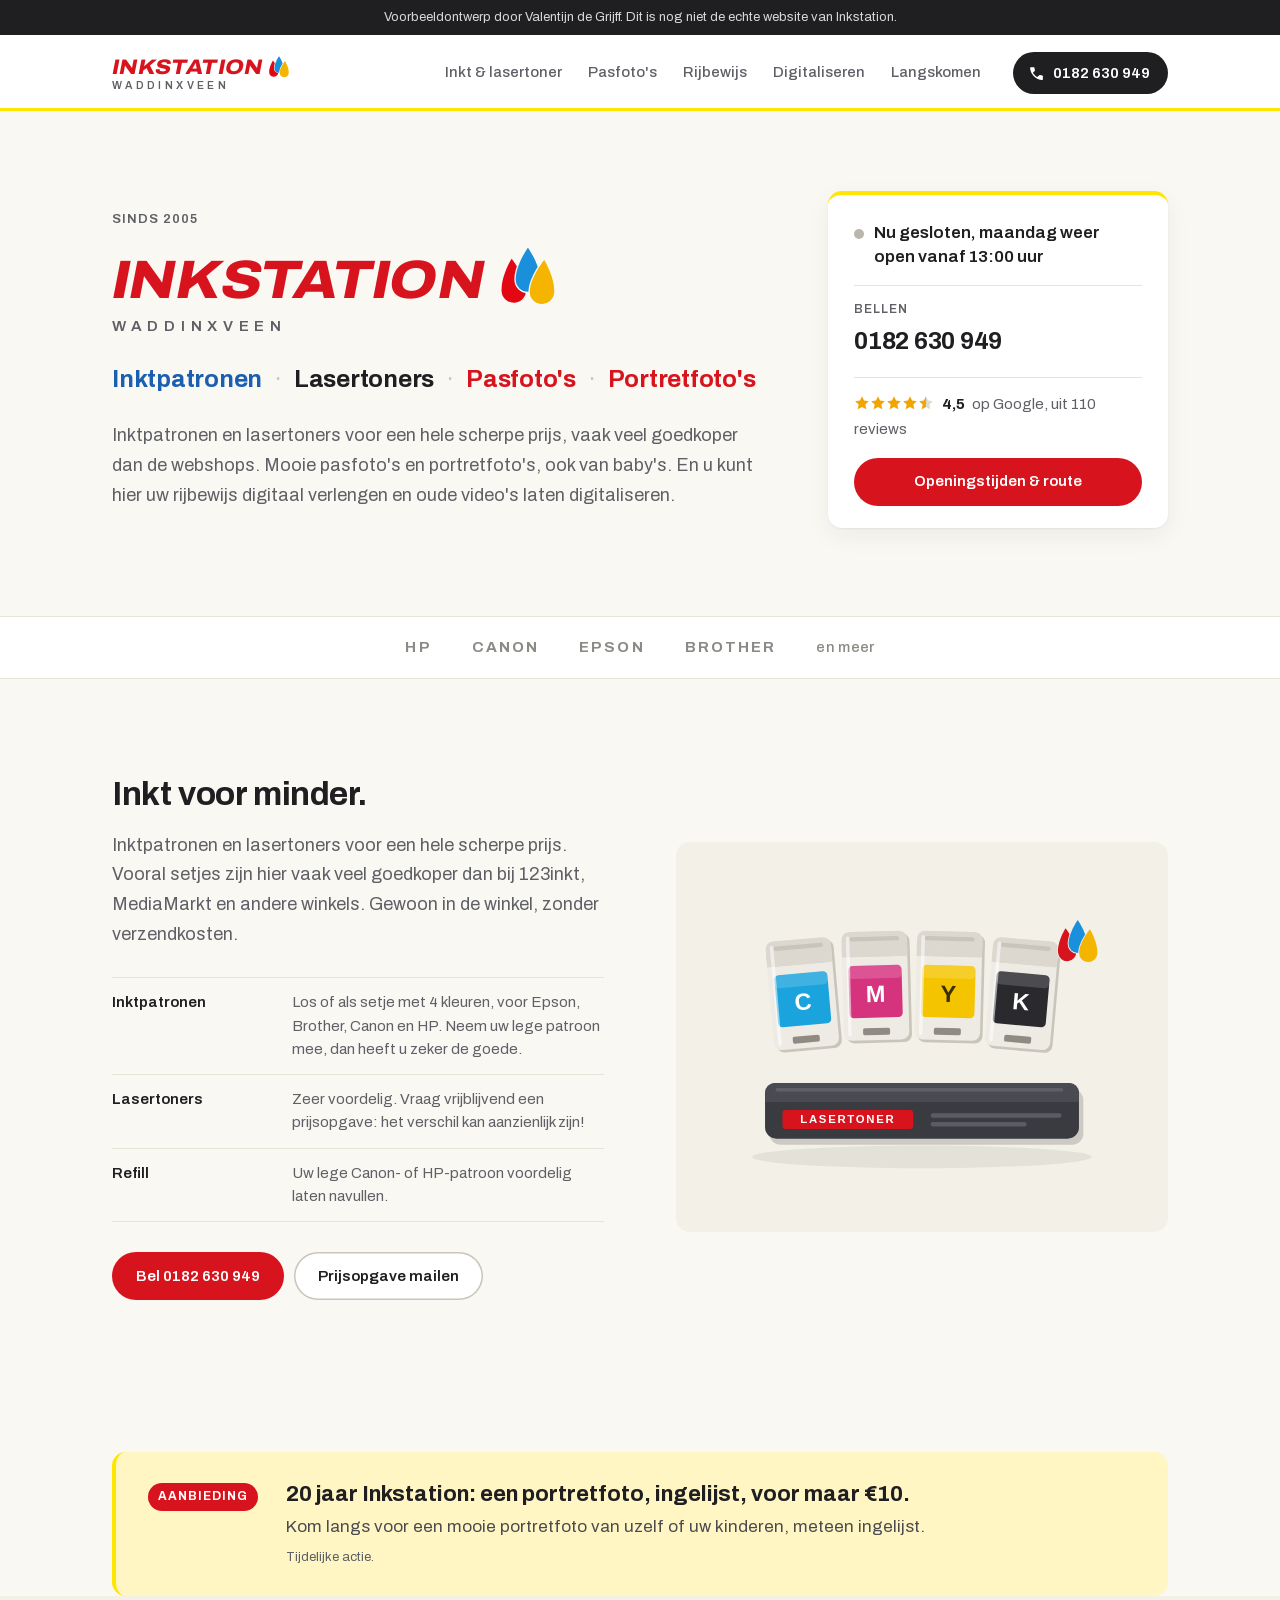
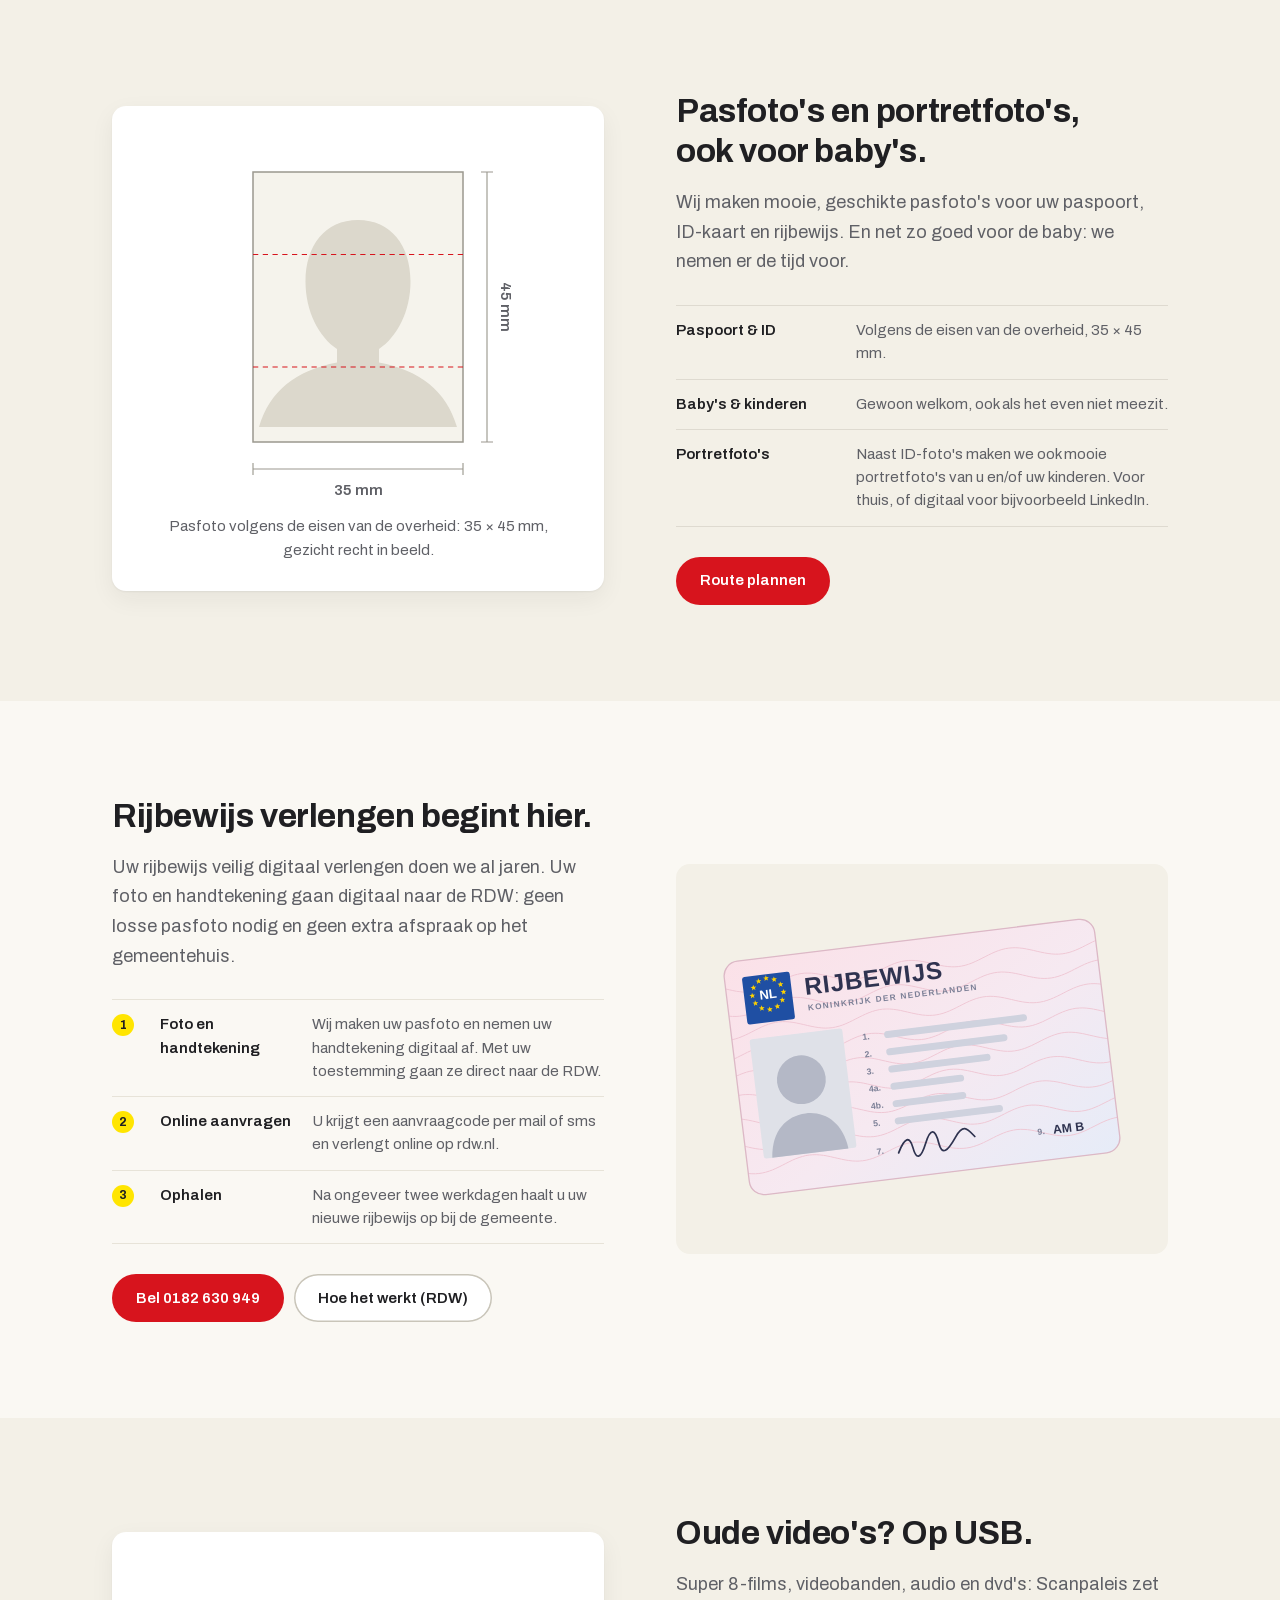
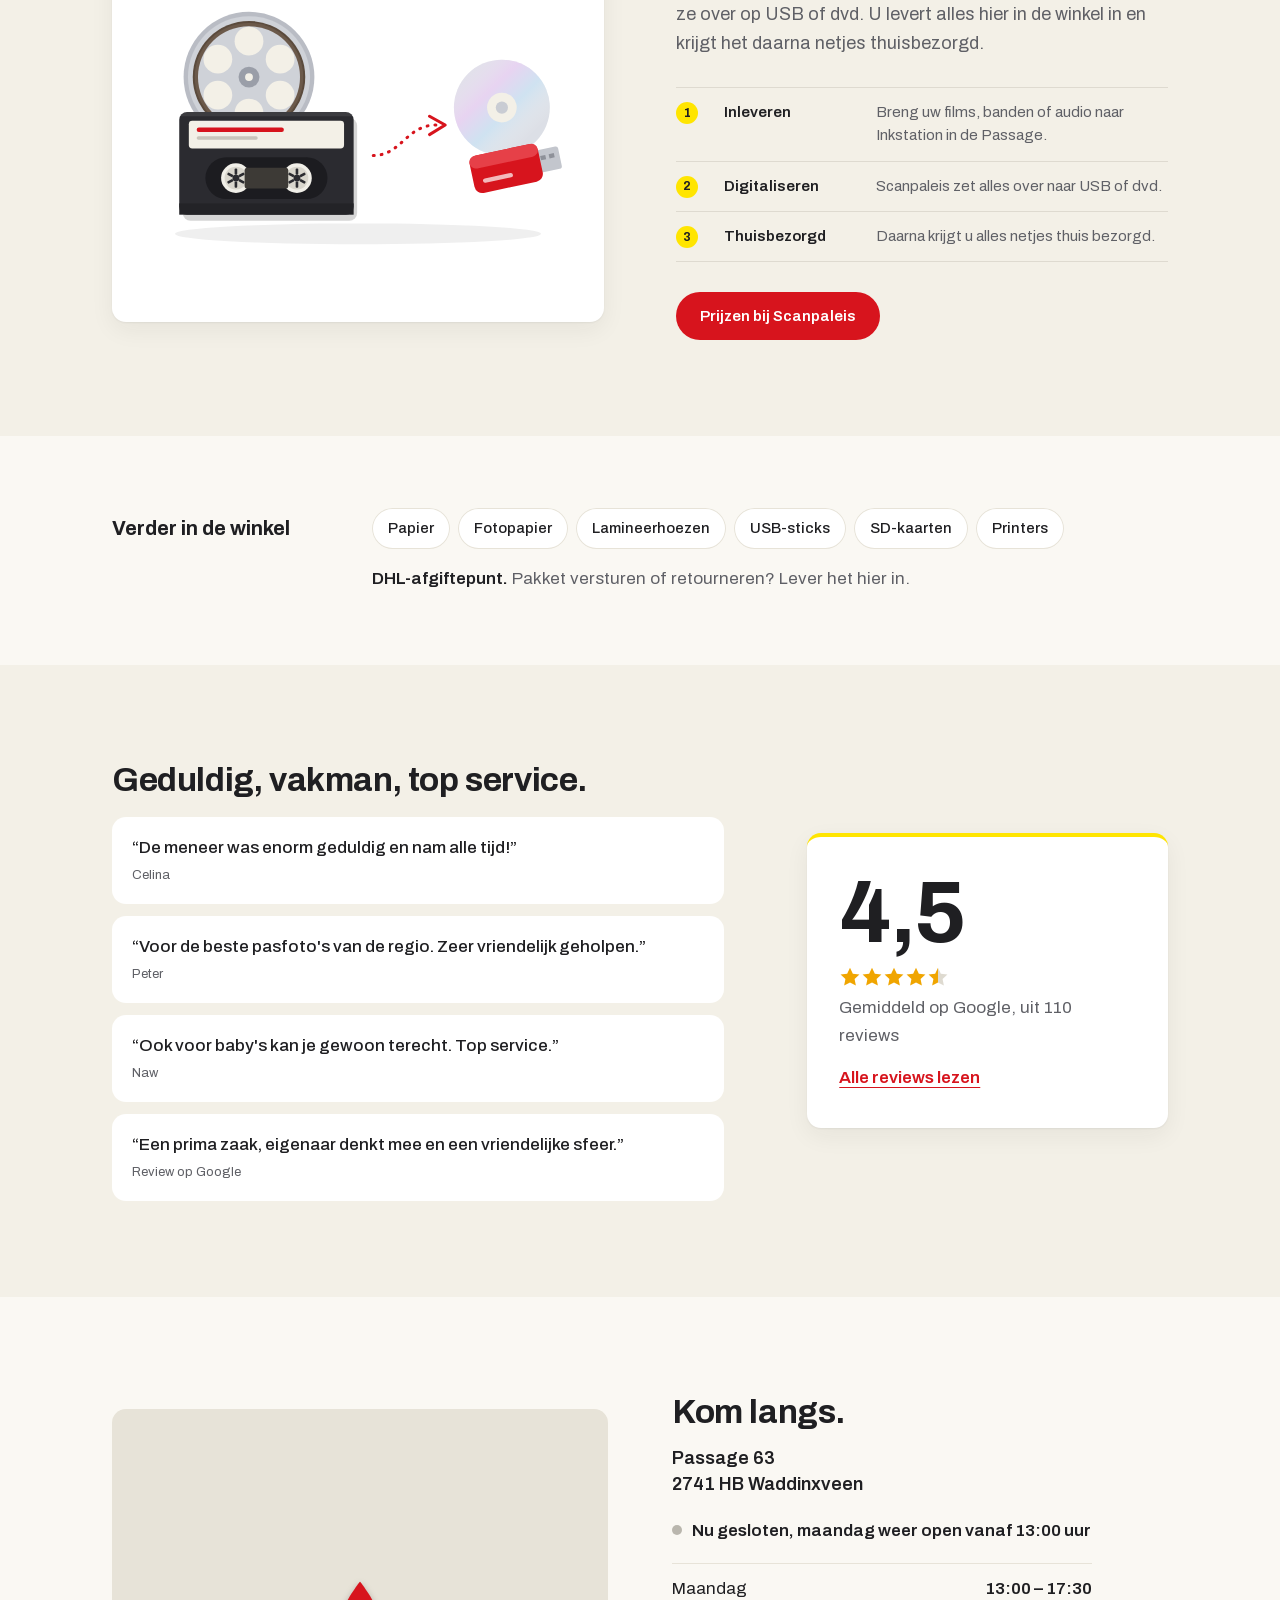
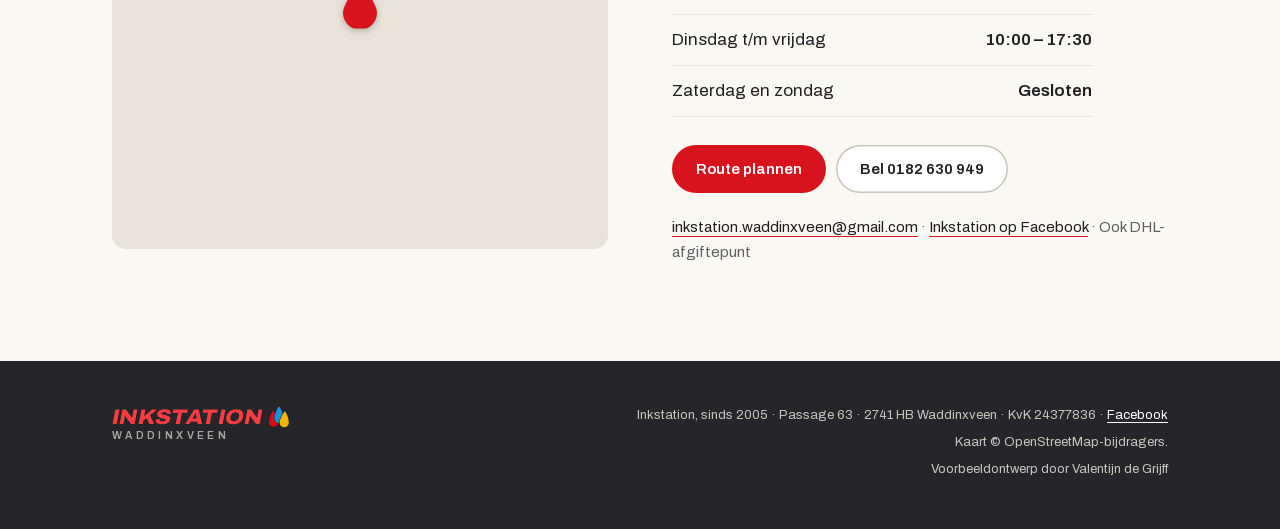
<file: inkstation/index.html>
<!doctype html>
<html lang="nl">
<head>
<meta charset="utf-8">
<meta name="viewport" content="width=device-width, initial-scale=1">
<!-- Concept preview: remove noindex, swap og:url/og:image to the real domain and add a canonical once this goes live on Inkstation's own domain -->
<meta name="robots" content="noindex, nofollow">
<title>Inkstation Waddinxveen · Inktpatronen, lasertoners, pasfoto's en meer</title>
<meta name="description" content="Inktpatronen en lasertoners voor een scherpe prijs, refill van Canon en HP, pasfoto's en portretten, rijbewijs digitaal verlengen en video digitaliseren. Inkstation, sinds 2005 in de Passage in Waddinxveen.">
<meta name="theme-color" content="#faf8f3">
<meta property="og:type" content="website">
<meta property="og:locale" content="nl_NL">
<meta property="og:site_name" content="Inkstation Waddinxveen">
<meta property="og:title" content="Inkstation Waddinxveen · Inkt, lasertoners en pasfoto's">
<meta property="og:description" content="Scherp geprijsde inkt en lasertoners, refill, pasfoto's en portretten, rijbewijs verlengen en video digitaliseren. Sinds 2005 in de Passage, Waddinxveen.">
<meta property="og:url" content="https://itzjustme1.github.io/voorbeeldsites/inkstation/">
<meta property="og:image" content="https://itzjustme1.github.io/voorbeeldsites/inkstation/og-image.jpg">
<meta property="og:image:width" content="1200">
<meta property="og:image:height" content="630">
<meta property="og:image:alt" content="Inkstation: inktpatronen, lasertoners, pasfoto's en portretfoto's, op het gele bord van de winkel.">
<meta name="twitter:card" content="summary_large_image">
<link rel="icon" href="favicon.svg" type="image/svg+xml">
<link rel="apple-touch-icon" href="apple-touch-icon.png">
<link rel="preload" href="fonts/archivo-latin.woff2" as="font" type="font/woff2" crossorigin>
<link rel="stylesheet" href="styles.css?v=74">
<script src="script.js?v=31" defer></script>
<!-- Structured data so Google can show address, phone and opening hours. Regular hours only; keep in step with content/winkel.json. -->
<script type="application/ld+json">
{
  "@context": "https://schema.org",
  "@type": "Store",
  "name": "Inkstation Waddinxveen",
  "url": "https://itzjustme1.github.io/voorbeeldsites/inkstation/",
  "image": "https://itzjustme1.github.io/voorbeeldsites/inkstation/og-image.jpg",
  "description": "Inktpatronen, lasertoners, refill, pasfoto's en portretten, rijbewijs digitaal verlengen, digitaliseren via Scanpaleis en DHL-afgiftepunt.",
  "telephone": "+31 182 630 949",
  "email": "inkstation.waddinxveen@gmail.com",
  "foundingDate": "2005",
  "sameAs": ["https://www.facebook.com/p/Inkstation-Waddinxveen-100069307043639/"],
  "address": {
    "@type": "PostalAddress",
    "streetAddress": "Passage 63",
    "postalCode": "2741 HB",
    "addressLocality": "Waddinxveen",
    "addressCountry": "NL"
  },
  "geo": { "@type": "GeoCoordinates", "latitude": 52.0445907, "longitude": 4.6539576 },
  "openingHoursSpecification": [
    { "@type": "OpeningHoursSpecification", "dayOfWeek": "Monday", "opens": "13:00", "closes": "17:30" },
    { "@type": "OpeningHoursSpecification", "dayOfWeek": ["Tuesday", "Wednesday", "Thursday", "Friday"], "opens": "10:00", "closes": "17:30" }
  ]
}
</script>
<!-- Images in img/ are drawn for this site (no stock photos). Rens's own shop photos go here when he sends them. -->
</head>
<body>
<a class="skip" href="#main">Naar de inhoud</a>
<svg width="0" height="0" style="position:absolute" aria-hidden="true">
  <!-- The three ink drops from the shop window (red, blue raised in the middle, yellow), drawn flat like a cut-out sticker:
       the background colour runs around each drop to separate them. Used next to every INKSTATION. -->
  <symbol id="drops" viewBox="-7 -3 57 53"><g style="stroke: var(--drop-cut, #ffffff)" stroke-width="2.2" paint-order="stroke" stroke-linejoin="round"><path d="M10 0C10 0 0 14 0 26a10 10 0 0 0 20 0C20 14 10 0 10 0Z" fill="#e30613" transform="translate(0 9) rotate(-4 10 26)"/><path d="M10 0C10 0 0 14 0 26a10 10 0 0 0 20 0C20 14 10 0 10 0Z" fill="#1a8fdc" transform="translate(11.5 0)"/><path d="M10 0C10 0 0 14 0 26a10 10 0 0 0 20 0C20 14 10 0 10 0Z" fill="#f5b400" transform="translate(23 10) rotate(4 10 26)"/></g></symbol>
</svg>

<div class="concept" role="note">Voorbeeldontwerp door Valentijn de Grijff. Dit is nog niet de echte website van Inkstation.</div>

<header class="site-head">
  <div class="wrap bar">
    <a class="logo" href="#top" aria-label="Inkstation Waddinxveen, naar boven">
      <span class="logo-word" aria-hidden="true">INKSTATION</span><svg class="drops" aria-hidden="true"><use href="#drops"/></svg>
      <span class="logo-place" aria-hidden="true">Waddinxveen</span>
    </a>
    <nav class="nav" id="nav" aria-label="Hoofdmenu">
      <a href="#inkt">Inkt &amp; lasertoner</a>
      <a href="#pasfoto">Pasfoto's</a>
      <a href="#rijbewijs">Rijbewijs</a>
      <a href="#video">Digitaliseren</a>
      <a href="#langskomen">Langskomen</a>
    </nav>
    <a class="btn btn-ink btn-call" href="tel:+31182630949" aria-label="Bel 0182 630 949"><svg class="ico" viewBox="0 -960 960 960" aria-hidden="true"><path d="M798-120q-125 0-247-54.5T329-329Q229-429 174.5-551T120-798q0-18 12-30t30-12h162q14 0 25 9.5t13 22.5l26 140q2 16-1 27t-11 19l-97 98q20 37 47.5 71.5T387-386q31 31 65 57.5t72 48.5l94-94q9-9 23.5-13.5T670-390l138 28q14 4 23 14.5t9 23.5v162q0 18-12 30t-30 12Z"/></svg><span class="call-long">0182 630 949</span><span class="call-short">Bel</span></a>
    <button class="menu-btn" type="button" aria-expanded="false" aria-controls="nav"><span class="burger" aria-hidden="true"><i></i><i></i><i></i></span><span class="menu-label">Menu</span></button>
  </div>
</header>

<main id="main">
  <!-- Hero: the name as on the shop sign, the product groups in the colours Rens asked for, and a card with what
       visitors look for first (open now?, phone, rating). No address up here: Rens asked not to name the location in the opening. -->
  <section class="hero" id="top" aria-labelledby="hero-title">
    <div class="wrap hero-grid">
      <div class="hero-copy">
        <p class="since">Sinds 2005</p>
        <h1 class="hero-mark" id="hero-title"><span class="mark-word">Inkstation</span><svg class="drops" aria-hidden="true"><use href="#drops"/></svg><span class="mark-place">Waddinxveen</span></h1>
        <ul class="groups" aria-label="Wat u bij Inkstation vindt">
          <li class="g-blue" style="--i:0"><a href="#inkt">Inktpatronen</a></li>
          <li class="g-ink" style="--i:1"><a href="#inkt">Lasertoners</a></li>
          <li class="g-red" style="--i:2"><a href="#pasfoto">Pasfoto's</a></li>
          <li class="g-red" style="--i:3"><a href="#pasfoto">Portretfoto's</a></li>
        </ul>
        <p class="lead">Inktpatronen en lasertoners voor een hele scherpe prijs, vaak veel goedkoper dan de webshops. Mooie pasfoto's en portretfoto's, ook van baby's. En u kunt hier uw rijbewijs digitaal verlengen en oude video's laten digitaliseren.</p>
      </div>
      <aside class="visit-card" aria-label="Openingstijden en contact">
        <p class="status" data-status>Ma 13:00–17:30 · di–vr 10:00–17:30</p>
        <p class="notice" data-notice hidden></p>
        <div class="vc-row">
          <p class="vc-label">Bellen</p>
          <a class="vc-phone" href="tel:+31182630949">0182 630 949</a>
        </div>
        <p class="vc-rating"><span class="stars" style="--rating: 4.5" aria-hidden="true"></span><b>4,5</b> op Google, uit 110 reviews</p>
        <a class="btn btn-accent btn-block" href="#langskomen">Openingstijden &amp; route</a>
      </aside>
    </div>
  </section>

  <!-- The blue band from the bottom of the shop window, with the brands he stocks -->
  <div class="brands" aria-label="Merken">
    <p class="wrap brands-in"><span>HP</span><span>Canon</span><span>Epson</span><span>Brother</span><span class="brands-more">en meer</span></p>
  </div>

  <!-- Services: same build each time (copy + framed photo), alternating sides, normal height. -->
  <section class="svc" id="inkt" aria-labelledby="inkt-title">
    <div class="wrap svc-grid">
      <div class="svc-copy">
        <h2 class="title" id="inkt-title">Inkt voor minder.</h2>
        <p class="lead">Inktpatronen en lasertoners voor een hele scherpe prijs. Vooral setjes zijn hier vaak veel goedkoper dan bij 123inkt, MediaMarkt en andere winkels. Gewoon in de winkel, zonder verzendkosten.</p>
        <ul class="facts">
          <li><b>Inktpatronen</b>Los of als setje met 4 kleuren, voor Epson, Brother, Canon en HP. Neem uw lege patroon mee, dan heeft u zeker de goede.</li>
          <li><b>Lasertoners</b>Zeer voordelig. Vraag vrijblijvend een prijsopgave: het verschil kan aanzienlijk zijn!</li>
          <li><b>Refill</b>Uw lege Canon- of HP-patroon voordelig laten navullen.</li>
        </ul>
        <div class="actions">
          <a class="btn btn-accent" href="tel:+31182630949">Bel 0182 630 949</a>
          <a class="btn btn-line" href="mailto:inkstation.waddinxveen@gmail.com?subject=Prijsopgave%20lasertoner">Prijsopgave mailen</a>
        </div>
      </div>
      <figure class="svc-media svc-art">
        <img src="img/inkt.svg" width="1000" height="720" alt="Inktpatronen in vier kleuren en een lasertoner." loading="lazy" decoding="async">
      </figure>
    </div>
  </section>

  <!-- The current offer. Rens changes or hides it on /admin/ (content/winkel.json); this text is the fallback. -->
  <section class="deal" id="aanbieding" data-offer aria-labelledby="deal-title">
    <div class="wrap deal-in">
      <p class="deal-tag">Aanbieding</p>
      <div>
        <h2 class="deal-title" id="deal-title" data-offer-kop>20 jaar Inkstation: een portretfoto, ingelijst, voor maar €10.</h2>
        <p class="deal-text" data-offer-tekst>Kom langs voor een mooie portretfoto van uzelf of uw kinderen, meteen ingelijst.</p>
        <p class="deal-small" data-offer-klein>Tijdelijke actie.</p>
      </div>
    </div>
  </section>

  <section class="svc svc-flip svc-tint" id="pasfoto" aria-labelledby="pasfoto-title">
    <div class="wrap svc-grid">
      <div class="svc-copy">
        <h2 class="title" id="pasfoto-title">Pasfoto's en portretfoto's, ook voor baby's.</h2>
        <p class="lead">Wij maken mooie, geschikte pasfoto's voor uw paspoort, ID-kaart en rijbewijs. En net zo goed voor de baby: we nemen er de tijd voor.</p>
        <ul class="facts">
          <li><b>Paspoort &amp; ID</b>Volgens de eisen van de overheid, 35 × 45 mm.</li>
          <li><b>Baby's &amp; kinderen</b>Gewoon welkom, ook als het even niet meezit.</li>
          <li><b>Portretfoto's</b>Naast ID-foto's maken we ook mooie portretfoto's van u en/of uw kinderen. Voor thuis, of digitaal voor bijvoorbeeld LinkedIn.</li>
        </ul>
        <div class="actions">
          <a class="btn btn-accent" href="https://www.google.com/maps/dir/?api=1&amp;destination=Inkstation+Waddinxveen+Passage+63+2741HB" rel="noopener" target="_blank">Route plannen</a>
        </div>
      </div>
      <figure class="svc-media svc-spec">
        <svg viewBox="0 0 400 480" role="img" aria-labelledby="spec-title">
          <title id="spec-title">Formaat van een pasfoto: 35 bij 45 millimeter.</title>
          <rect class="spec-frame" x="60" y="40" width="280" height="360"/>
          <path class="spec-face" d="M200 104c-44 0-70 34-70 82 0 40 18 74 42 90v18c-54 10-90 38-104 86h264c-14-48-50-76-104-86v-18c24-16 42-50 42-90 0-48-26-82-70-82Z"/>
          <path class="spec-guide" d="M60 150h280M60 300h280"/>
          <path class="spec-line" d="M60 436h280M60 428v16M340 428v16M372 40v360M364 40h16M364 400h16"/>
          <text class="spec-label" x="200" y="470" text-anchor="middle">35 mm</text>
          <text class="spec-label" x="396" y="226" text-anchor="middle" transform="rotate(90 396 220)">45 mm</text>
        </svg>
        <figcaption>Pasfoto volgens de eisen van de overheid: 35 × 45 mm, gezicht recht in beeld.</figcaption>
      </figure>
    </div>
  </section>

  <section class="svc" id="rijbewijs" aria-labelledby="rijbewijs-title">
    <div class="wrap svc-grid">
      <div class="svc-copy">
        <h2 class="title" id="rijbewijs-title">Rijbewijs verlengen begint hier.</h2>
        <p class="lead">Uw rijbewijs veilig digitaal verlengen doen we al jaren. Uw foto en handtekening gaan digitaal naar de RDW: geen losse pasfoto nodig en geen extra afspraak op het gemeentehuis.</p>
        <ol class="steps">
          <li><b>Foto en handtekening</b>Wij maken uw pasfoto en nemen uw handtekening digitaal af. Met uw toestemming gaan ze direct naar de RDW.</li>
          <li><b>Online aanvragen</b>U krijgt een aanvraagcode per mail of sms en verlengt online op rdw.nl.</li>
          <li><b>Ophalen</b>Na ongeveer twee werkdagen haalt u uw nieuwe rijbewijs op bij de gemeente.</li>
        </ol>
        <div class="actions">
          <a class="btn btn-accent" href="tel:+31182630949">Bel 0182 630 949</a>
          <a class="btn btn-line" href="https://www.rdw.nl/het-rijbewijs/aanvragen-of-verlengen/rijbewijs-online-verlengen" rel="noopener" target="_blank">Hoe het werkt (RDW)</a>
        </div>
      </div>
      <figure class="svc-media svc-art">
        <img src="img/rijbewijs.svg" width="1000" height="720" alt="Een rijbewijs." loading="lazy" decoding="async">
      </figure>
    </div>
  </section>

  <section class="svc svc-flip svc-tint" id="video" aria-labelledby="video-title">
    <div class="wrap svc-grid">
      <div class="svc-copy">
        <h2 class="title" id="video-title">Oude video's? Op USB.</h2>
        <p class="lead">Super 8-films, videobanden, audio en dvd's: Scanpaleis zet ze over op USB of dvd. U levert alles hier in de winkel in en krijgt het daarna netjes thuisbezorgd.</p>
        <ol class="steps">
          <li><b>Inleveren</b>Breng uw films, banden of audio naar Inkstation in de Passage.</li>
          <li><b>Digitaliseren</b>Scanpaleis zet alles over naar USB of dvd.</li>
          <li><b>Thuisbezorgd</b>Daarna krijgt u alles netjes thuis bezorgd.</li>
        </ol>
        <div class="actions">
          <a class="btn btn-accent" href="https://scanpaleis.nl/media/video-digitaliseren/" rel="noopener" target="_blank">Prijzen bij Scanpaleis</a>
        </div>
      </div>
      <figure class="svc-media svc-art">
        <img src="img/digitaliseren.svg" width="1000" height="720" alt="Een filmspoel en een videoband die worden overgezet naar USB-stick en dvd." loading="lazy" decoding="async">
      </figure>
    </div>
  </section>

  <section class="assort" aria-labelledby="winkel-title">
    <div class="wrap assort-in">
      <h2 class="assort-title" id="winkel-title">Verder in de winkel</h2>
      <ul class="chips">
        <li>Papier</li>
        <li>Fotopapier</li>
        <li>Lamineerhoezen</li>
        <li>USB-sticks</li>
        <li>SD-kaarten</li>
        <li>Printers</li>
      </ul>
      <p class="assort-dhl"><b>DHL-afgiftepunt.</b> Pakket versturen of retourneren? Lever het hier in.</p>
    </div>
  </section>

  <section class="reviews" id="reviews" aria-labelledby="reviews-title">
    <div class="wrap reviews-grid">
      <div>
        <h2 class="title" id="reviews-title">Geduldig, vakman, top service.</h2>
        <ul class="said">
          <li>“De meneer was enorm geduldig en nam alle tijd!” <span>Celina</span></li>
          <li>“Voor de beste pasfoto's van de regio. Zeer vriendelijk geholpen.” <span>Peter</span></li>
          <li>“Ook voor baby's kan je gewoon terecht. Top service.” <span>Naw</span></li>
          <li>“Een prima zaak, eigenaar denkt mee en een vriendelijke sfeer.” <span>Review op Google</span></li>
        </ul>
      </div>
      <div class="score">
        <p class="score-num" aria-hidden="true">4,5</p>
        <p class="stars stars-big" style="--rating: 4.5" aria-hidden="true"></p>
        <p class="score-txt">Gemiddeld op Google, uit 110 reviews</p>
        <a class="score-link" href="https://www.google.com/maps/place/Inkstation+Waddinxveen/@52.0445907,4.6539576,17z" rel="noopener" target="_blank">Alle reviews lezen</a>
      </div>
    </div>
  </section>

  <section class="visit" id="langskomen" aria-labelledby="visit-title">
    <div class="wrap visit-grid">
    <div class="visit-map">
      <iframe title="Kaart: Inkstation, Passage 63 in Waddinxveen" src="https://www.openstreetmap.org/export/embed.html?bbox=4.6489%2C52.0420%2C4.6590%2C52.0472&amp;layer=mapnik" loading="lazy"></iframe>
      <svg class="map-pin" viewBox="0 0 10 14" aria-hidden="true"><path d="M5 0C5 0 0 6.4 0 9.2a5 5 0 0 0 10 0C10 6.4 5 0 5 0Z"/></svg>
    </div>
    <div class="visit-copy">
      <h2 class="title" id="visit-title">Kom langs.</h2>
      <p class="visit-address">Passage 63<br>2741 HB Waddinxveen</p>
      <p class="status-line" data-status-line hidden></p>
      <p class="notice notice-visit" data-notice hidden></p>
      <dl class="hours-mini" data-hours>
        <div><dt>Maandag</dt><dd>13:00 – 17:30</dd></div>
        <div><dt>Dinsdag t/m vrijdag</dt><dd>10:00 – 17:30</dd></div>
        <div><dt>Zaterdag en zondag</dt><dd>Gesloten</dd></div>
      </dl>
      <div class="actions">
        <a class="btn btn-accent" href="https://www.google.com/maps/dir/?api=1&amp;destination=Inkstation+Waddinxveen+Passage+63+2741HB" rel="noopener" target="_blank">Route plannen</a>
        <a class="btn btn-line" href="tel:+31182630949">Bel 0182 630 949</a>
      </div>
      <p class="visit-extra"><a href="mailto:inkstation.waddinxveen@gmail.com">inkstation.waddinxveen@gmail.com</a> · <a href="https://www.facebook.com/p/Inkstation-Waddinxveen-100069307043639/" rel="noopener" target="_blank">Inkstation op Facebook</a> · Ook DHL-afgiftepunt</p>
    </div>
    </div>
  </section>
</main>

<footer class="site-foot">
  <div class="wrap foot">
    <a class="logo logo-foot" href="#top" aria-label="Inkstation Waddinxveen, naar boven">
      <span class="logo-word" aria-hidden="true">INKSTATION</span><svg class="drops" aria-hidden="true"><use href="#drops"/></svg>
      <span class="logo-place" aria-hidden="true">Waddinxveen</span>
    </a>
    <div class="foot-meta">
      <p>Inkstation, sinds 2005 · Passage 63 · 2741 HB Waddinxveen · KvK 24377836 · <a href="https://www.facebook.com/p/Inkstation-Waddinxveen-100069307043639/" rel="noopener" target="_blank">Facebook</a></p>
      <p>Kaart © OpenStreetMap-bijdragers.</p>
      <p>Voorbeeldontwerp door Valentijn de Grijff</p>
    </div>
  </div>
</footer>
</body>
</html>
</file>
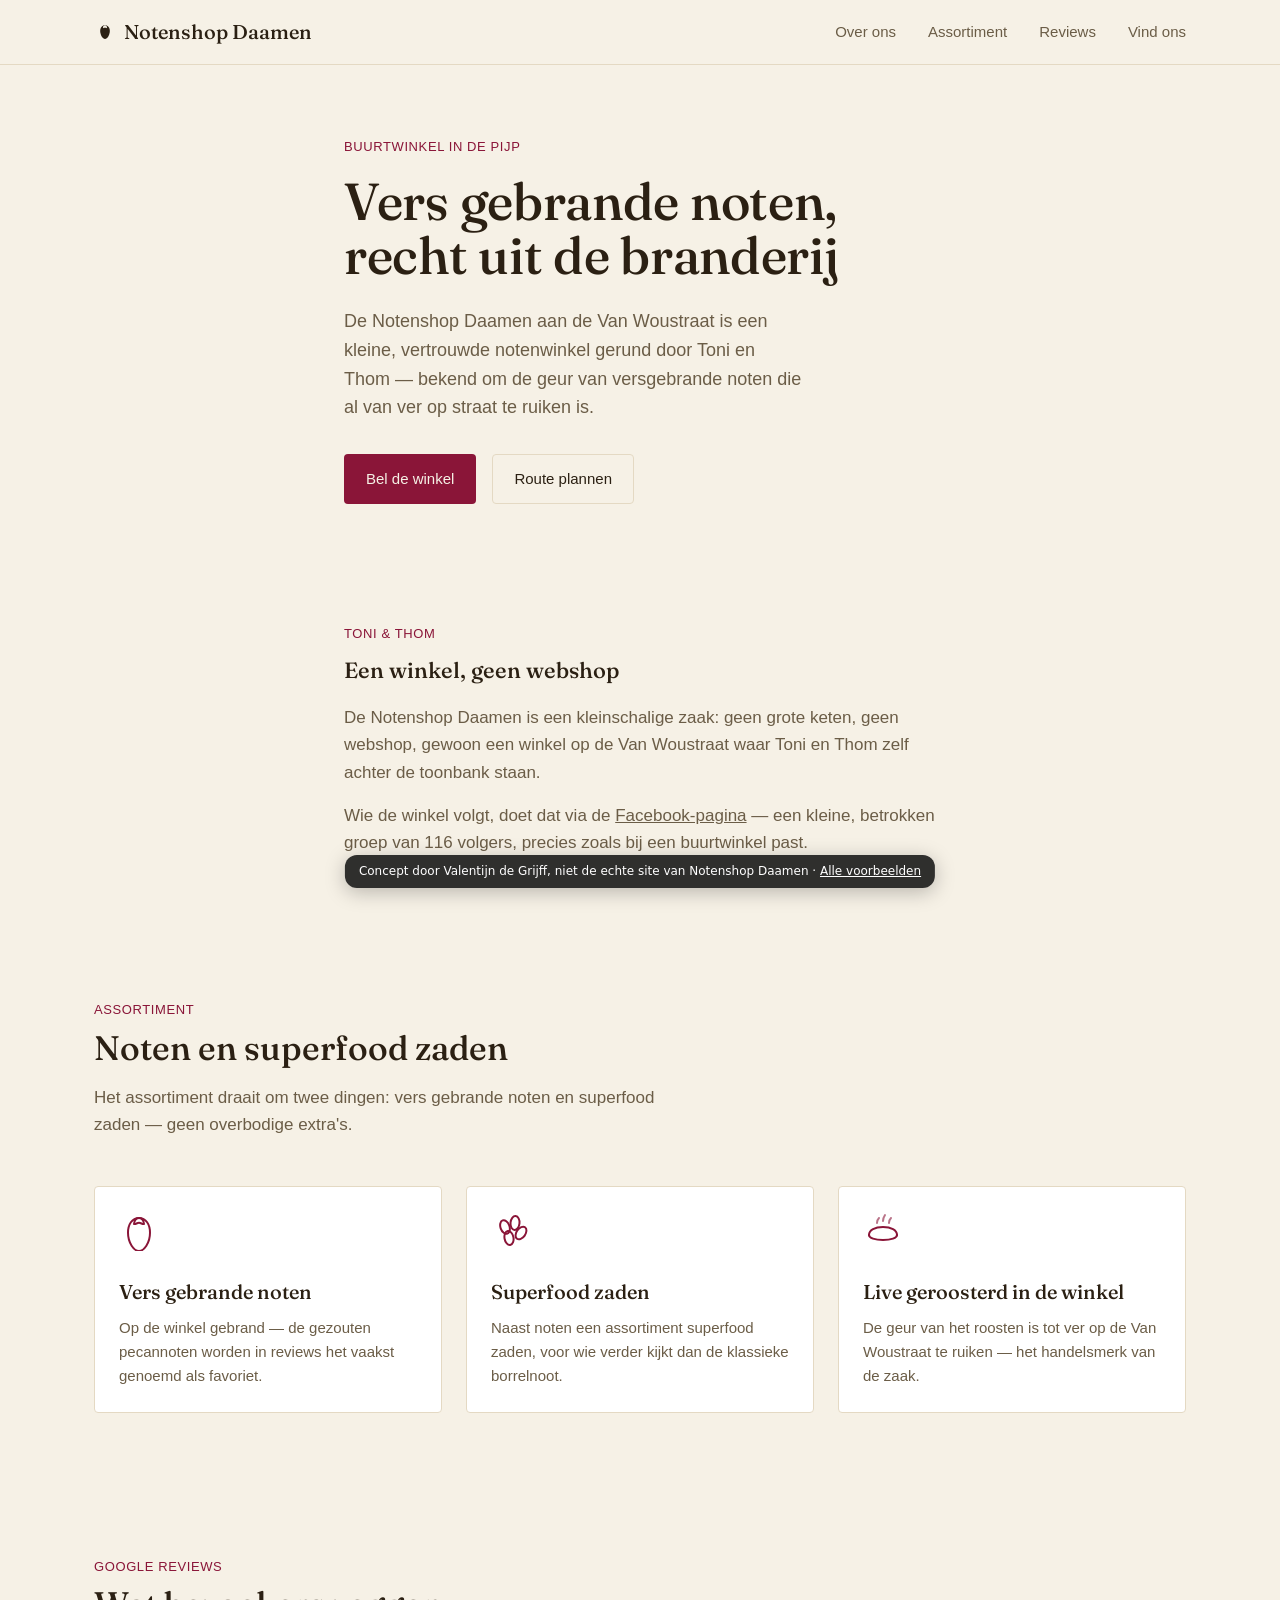
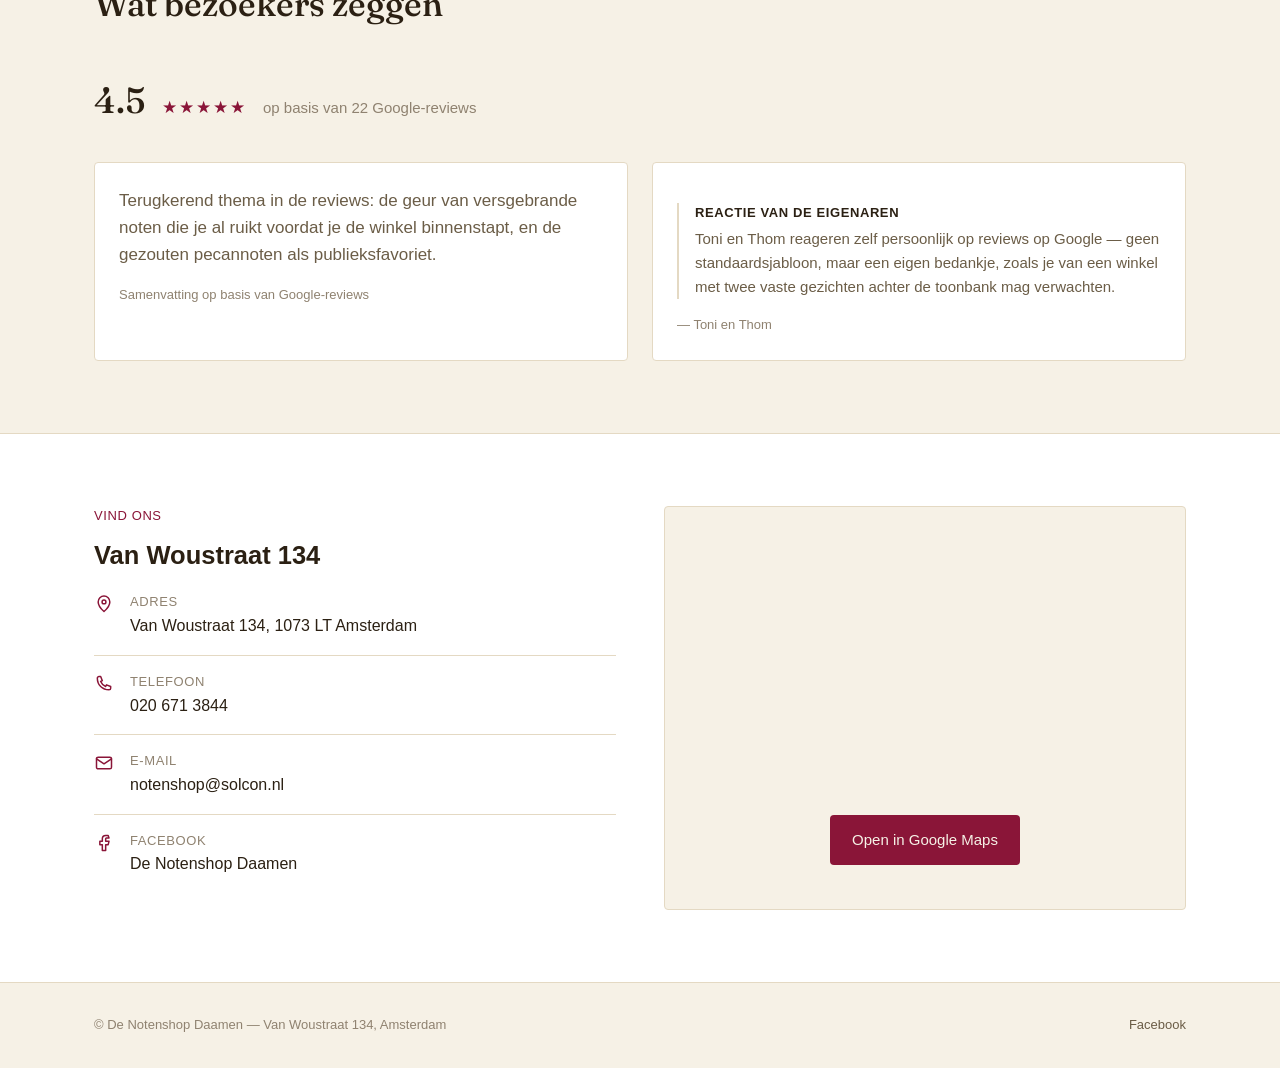
<file: notenshop-daamen/index.html>
<!doctype html>
<html lang="nl">
<head>
<meta name="robots" content="noindex, nofollow">
<meta charset="UTF-8">
<meta name="viewport" content="width=device-width, initial-scale=1">
<title>Notenshop Daamen — verse geroosterde noten in De Pijp, Amsterdam</title>
<meta name="description" content="De Notenshop Daamen aan de Van Woustraat in De Pijp: vers gebrande noten en superfood zaden, gerund door Toni en Thom. 4.5★ op Google (22 reviews).">

<!-- Open Graph -->
<meta property="og:type" content="website">
<meta property="og:title" content="Notenshop Daamen — verse geroosterde noten in De Pijp, Amsterdam">
<meta property="og:description" content="Vers gebrande noten en superfood zaden aan de Van Woustraat, gerund door Toni en Thom. 4.5★ op Google (22 reviews).">
<meta property="og:locale" content="nl_NL">
<meta property="og:image" content="https://placehold.co/1200x630/8a1538/f6f1e6?text=Notenshop+Daamen">

<!-- Twitter -->
<meta name="twitter:card" content="summary_large_image">
<meta name="twitter:title" content="Notenshop Daamen — verse geroosterde noten in De Pijp, Amsterdam">
<meta name="twitter:description" content="Vers gebrande noten en superfood zaden aan de Van Woustraat, gerund door Toni en Thom.">
<meta name="twitter:image" content="https://placehold.co/1200x630/8a1538/f6f1e6?text=Notenshop+Daamen">

<!-- Favicon: inline SVG reusing the site's own nut mark + accent color -->
<link rel="icon" type="image/svg+xml" href="data:image/svg+xml,%3Csvg xmlns='http://www.w3.org/2000/svg' viewBox='0 0 32 32'%3E%3Ccircle cx='16' cy='16' r='16' fill='%23f6f1e6'/%3E%3Cpath d='M16 6c4.5 0 7 3.6 7 8.4 0 5.6-3.6 11.6-7 11.6s-7-6-7-11.6C9 9.6 11.5 6 16 6z' fill='%238a1538'/%3E%3Cpath d='M16 6c1.8 0 3 1.6 3 3.2 0 .9-.7 1.4-1.5 1.1-.6-.2-1-.8-1.5-.8s-.9.6-1.5.8C13.7 10.6 13 10.1 13 9.2 13 7.6 14.2 6 16 6z' fill='%23f6f1e6'/%3E%3C/svg%3E">

<link rel="preconnect" href="https://fonts.googleapis.com">
<link rel="preconnect" href="https://fonts.gstatic.com" crossorigin>
<link href="https://fonts.googleapis.com/css2?family=Fraunces:wght@400;500&display=swap" rel="stylesheet">

<link rel="stylesheet" href="styles.css">
</head>
<body>
<div id="concept-banner" style="position:fixed;left:50%;bottom:12px;transform:translateX(-50%);z-index:2147483647;width:max-content;max-width:calc(100% - 24px);box-sizing:border-box;padding:8px 14px;border-radius:12px;background:rgba(20,20,20,.88);color:#fff;font:500 12px/1.4 system-ui,-apple-system,sans-serif;box-shadow:0 4px 20px rgba(0,0,0,.25);text-align:center">Concept door Valentijn de Grijff, niet de echte site van Notenshop Daamen &middot; <a href="../" style="color:#fff;text-decoration:underline;white-space:nowrap">Alle voorbeelden</a></div>
<script>if(window.self!==window.top)document.getElementById("concept-banner").remove();</script>

<a class="skip-link" href="#main">Direct naar inhoud</a>

<header class="site-header">
  <div class="container">
    <a class="wordmark" href="#main">
      <svg width="22" height="22" viewBox="0 0 32 32" aria-hidden="true">
        <path d="M16 6c4.5 0 7 3.6 7 8.4 0 5.6-3.6 11.6-7 11.6s-7-6-7-11.6C9 9.6 11.5 6 16 6z" fill="currentColor"/>
        <path d="M16 6c1.8 0 3 1.6 3 3.2 0 .9-.7 1.4-1.5 1.1-.6-.2-1-.8-1.5-.8s-.9.6-1.5.8C13.7 10.6 13 10.1 13 9.2 13 7.6 14.2 6 16 6z" fill="var(--color-ground)"/>
      </svg>
      Notenshop Daamen
    </a>
    <nav class="main-nav" aria-label="Hoofdnavigatie">
      <ul>
        <li><a href="#verhaal">Over ons</a></li>
        <li><a href="#assortiment">Assortiment</a></li>
        <li><a href="#reviews">Reviews</a></li>
        <li><a href="#vind-ons">Vind ons</a></li>
      </ul>
    </nav>
  </div>
</header>

<main id="main">

  <section class="hero">
    <div class="container">
      <div class="hero-copy">
        <span class="hero-eyebrow">Buurtwinkel in De Pijp</span>
        <h1>Vers gebrande noten, recht uit de branderij</h1>
        <p>De Notenshop Daamen aan de Van Woustraat is een kleine, vertrouwde notenwinkel gerund door Toni en Thom — bekend om de geur van versgebrande noten die al van ver op straat te ruiken is.</p>
        <div class="hero-actions">
          <a class="btn btn-primary" href="tel:0206713844">Bel de winkel</a>
          <a class="btn btn-secondary" href="https://www.google.com/maps/search/?api=1&query=Van+Woustraat+134+1073+LT+Amsterdam" target="_blank" rel="noopener">Route plannen</a>
        </div>
      </div>
    </div>
  </section>

  <section id="verhaal" class="story">
    <div class="container">
      <div class="story-body">
        <span class="section-eyebrow">Toni &amp; Thom</span>
        <h3>Een winkel, geen webshop</h3>
        <p>De Notenshop Daamen is een kleinschalige zaak: geen grote keten, geen webshop, gewoon een winkel op de Van Woustraat waar Toni en Thom zelf achter de toonbank staan.</p>
        <p>Wie de winkel volgt, doet dat via de <a href="https://www.facebook.com/p/De-Notenshop-Daamen-100063753831959/" target="_blank" rel="noopener">Facebook-pagina</a> — een kleine, betrokken groep van 116 volgers, precies zoals bij een buurtwinkel past.</p>
      </div>
    </div>
  </section>

  <section id="assortiment">
    <div class="container">
      <div class="section-head">
        <span class="section-eyebrow">Assortiment</span>
        <h2>Noten en superfood zaden</h2>
        <p>Het assortiment draait om twee dingen: vers gebrande noten en superfood zaden — geen overbodige extra's.</p>
      </div>
      <div class="products-grid">
        <article class="product-card">
          <svg class="icon" viewBox="0 0 40 40" fill="none" stroke="currentColor" stroke-width="2" stroke-linecap="round" stroke-linejoin="round" aria-hidden="true">
            <path d="M20 7c7 0 11 6.5 11 14.7 0 10.2-6 18.3-11 18.3S9 31.9 9 21.7C9 13.5 13 7 20 7z"/>
            <path d="M20 7c3 0 5 3 5 6-1.5.6-3-1.3-5-1.3S16.5 13.6 15 13c0-3 2-6 5-6z"/>
          </svg>
          <h3>Vers gebrande noten</h3>
          <p>Op de winkel gebrand — de gezouten pecannoten worden in reviews het vaakst genoemd als favoriet.</p>
        </article>
        <article class="product-card">
          <svg class="icon" viewBox="0 0 40 40" fill="none" stroke="currentColor" stroke-width="2" stroke-linecap="round" stroke-linejoin="round" aria-hidden="true">
            <ellipse cx="14" cy="16" rx="4.5" ry="7" transform="rotate(-20 14 16)"/>
            <ellipse cx="24" cy="12" rx="4.5" ry="7" transform="rotate(5 24 12)"/>
            <ellipse cx="30" cy="22" rx="4.5" ry="7" transform="rotate(35 30 22)"/>
            <ellipse cx="18" cy="27" rx="4.5" ry="7" transform="rotate(-10 18 27)"/>
          </svg>
          <h3>Superfood zaden</h3>
          <p>Naast noten een assortiment superfood zaden, voor wie verder kijkt dan de klassieke borrelnoot.</p>
        </article>
        <article class="product-card">
          <svg class="icon" viewBox="0 0 40 40" fill="none" stroke="currentColor" stroke-width="2" stroke-linecap="round" stroke-linejoin="round" aria-hidden="true">
            <path d="M6 24c0-5 6-8 14-8s14 3 14 8" />
            <path d="M6 24c0 3 6 5 14 5s14-2 14-5"/>
            <path d="M14 12c0-3 2-5 2-5M20 10c0-3 2-6 2-6M26 12c0-3 2-5 2-5" opacity="0.6"/>
          </svg>
          <h3>Live geroosterd in de winkel</h3>
          <p>De geur van het roosten is tot ver op de Van Woustraat te ruiken — het handelsmerk van de zaak.</p>
        </article>
      </div>
    </div>
  </section>

  <section id="reviews">
    <div class="container">
      <div class="section-head">
        <span class="section-eyebrow">Google reviews</span>
        <h2>Wat bezoekers zeggen</h2>
      </div>
      <div class="reviews-summary">
        <span class="rating">4.5</span>
        <span class="stars" aria-hidden="true">★★★★★</span>
        <span class="count">op basis van 22 Google-reviews</span>
      </div>
      <div class="reviews-grid">
        <article class="review-card">
          <p>Terugkerend thema in de reviews: de geur van versgebrande noten die je al ruikt voordat je de winkel binnenstapt, en de gezouten pecannoten als publieksfavoriet.</p>
          <footer>Samenvatting op basis van Google-reviews</footer>
        </article>
        <article class="review-card">
          <div class="review-reply">
            <strong>Reactie van de eigenaren</strong>
            <p>Toni en Thom reageren zelf persoonlijk op reviews op Google — geen standaardsjabloon, maar een eigen bedankje, zoals je van een winkel met twee vaste gezichten achter de toonbank mag verwachten.</p>
          </div>
          <footer>— Toni en Thom</footer>
        </article>
      </div>
    </div>
  </section>

  <section id="vind-ons" class="find-us">
    <div class="container">
      <div class="contact-copy">
        <span class="section-eyebrow">Vind ons</span>
        <h2>Van Woustraat 134</h2>
        <dl class="contact-list">
          <li>
            <svg class="icon" viewBox="0 0 24 24" fill="none" stroke="currentColor" stroke-width="1.8" stroke-linecap="round" stroke-linejoin="round" aria-hidden="true"><path d="M12 21s-7-6.2-7-11.5A7 7 0 0 1 19 9.5C19 14.8 12 21 12 21z"/><circle cx="12" cy="9.5" r="2.3"/></svg>
            <div><dt>Adres</dt><dd>Van Woustraat 134, 1073 LT Amsterdam</dd></div>
          </li>
          <li>
            <svg class="icon" viewBox="0 0 24 24" fill="none" stroke="currentColor" stroke-width="1.8" stroke-linecap="round" stroke-linejoin="round" aria-hidden="true"><path d="M4 5c0-1 1-2 2-2h2l2 5-2 1a11 11 0 0 0 6 6l1-2 5 2v2c0 1-1 2-2 2C10 19 4 13 4 5z"/></svg>
            <div><dt>Telefoon</dt><dd><a href="tel:0206713844">020 671 3844</a></dd></div>
          </li>
          <li>
            <svg class="icon" viewBox="0 0 24 24" fill="none" stroke="currentColor" stroke-width="1.8" stroke-linecap="round" stroke-linejoin="round" aria-hidden="true"><rect x="3" y="5" width="18" height="14" rx="2"/><path d="M3 7l9 6 9-6"/></svg>
            <div><dt>E-mail</dt><dd><a href="mailto:notenshop@solcon.nl">notenshop@solcon.nl</a></dd></div>
          </li>
          <li>
            <svg class="icon" viewBox="0 0 24 24" fill="none" stroke="currentColor" stroke-width="1.8" stroke-linecap="round" stroke-linejoin="round" aria-hidden="true"><path d="M17 3h-3a4 4 0 0 0-4 4v3H7v4h3v7h4v-7h3l1-4h-4V7a1 1 0 0 1 1-1h3z"/></svg>
            <div><dt>Facebook</dt><dd><a href="https://www.facebook.com/p/De-Notenshop-Daamen-100063753831959/" target="_blank" rel="noopener">De Notenshop Daamen</a></dd></div>
          </li>
        </dl>
      </div>
      <div class="map-frame">
        <iframe
          src="https://www.google.com/maps?q=Van+Woustraat+134,+1073+LT+Amsterdam&output=embed"
          width="100%"
          height="260"
          style="border:0"
          allowfullscreen=""
          loading="lazy"
          referrerpolicy="no-referrer-when-downgrade"
          title="Kaart met de locatie van De Notenshop Daamen">
        </iframe>
        <a class="btn btn-primary" href="https://www.google.com/maps/search/?api=1&query=Van+Woustraat+134+1073+LT+Amsterdam" target="_blank" rel="noopener">Open in Google Maps</a>
      </div>
    </div>
  </section>

</main>

<footer class="site-footer">
  <div class="container">
    <span>&copy; De Notenshop Daamen — Van Woustraat 134, Amsterdam</span>
    <a href="https://www.facebook.com/p/De-Notenshop-Daamen-100063753831959/" target="_blank" rel="noopener">Facebook</a>
  </div>
</footer>

<script>
(function () {
  var cards = document.querySelectorAll('.product-card, .review-card');
  if (!('IntersectionObserver' in window) || window.matchMedia('(prefers-reduced-motion: reduce)').matches) {
    cards.forEach(function (c) { c.classList.add('is-visible'); });
    return;
  }
  var io = new IntersectionObserver(function (entries) {
    entries.forEach(function (entry, i) {
      if (entry.isIntersecting) {
        setTimeout(function () { entry.target.classList.add('is-visible'); }, i * 60);
        io.unobserve(entry.target);
      }
    });
  }, { threshold: 0.15 });
  cards.forEach(function (c) { io.observe(c); });
})();
</script>

</body>
</html>
</file>
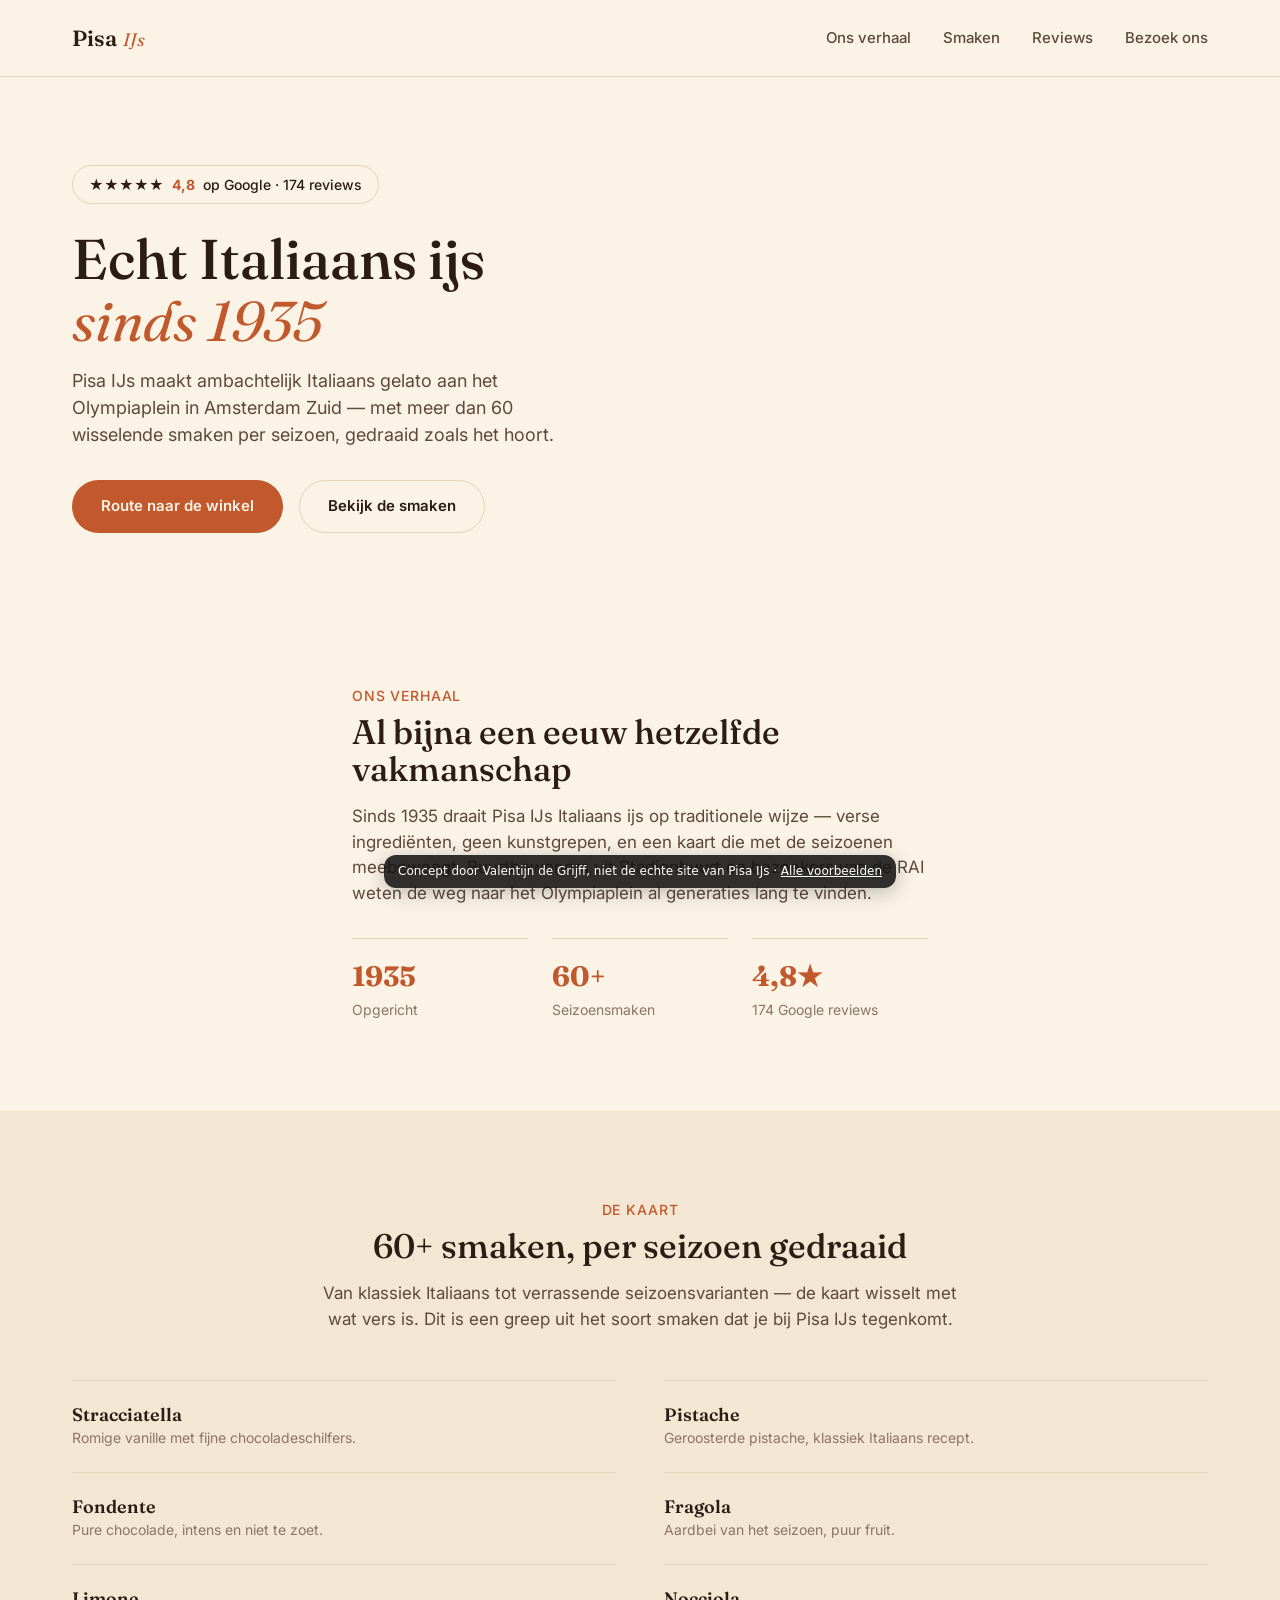
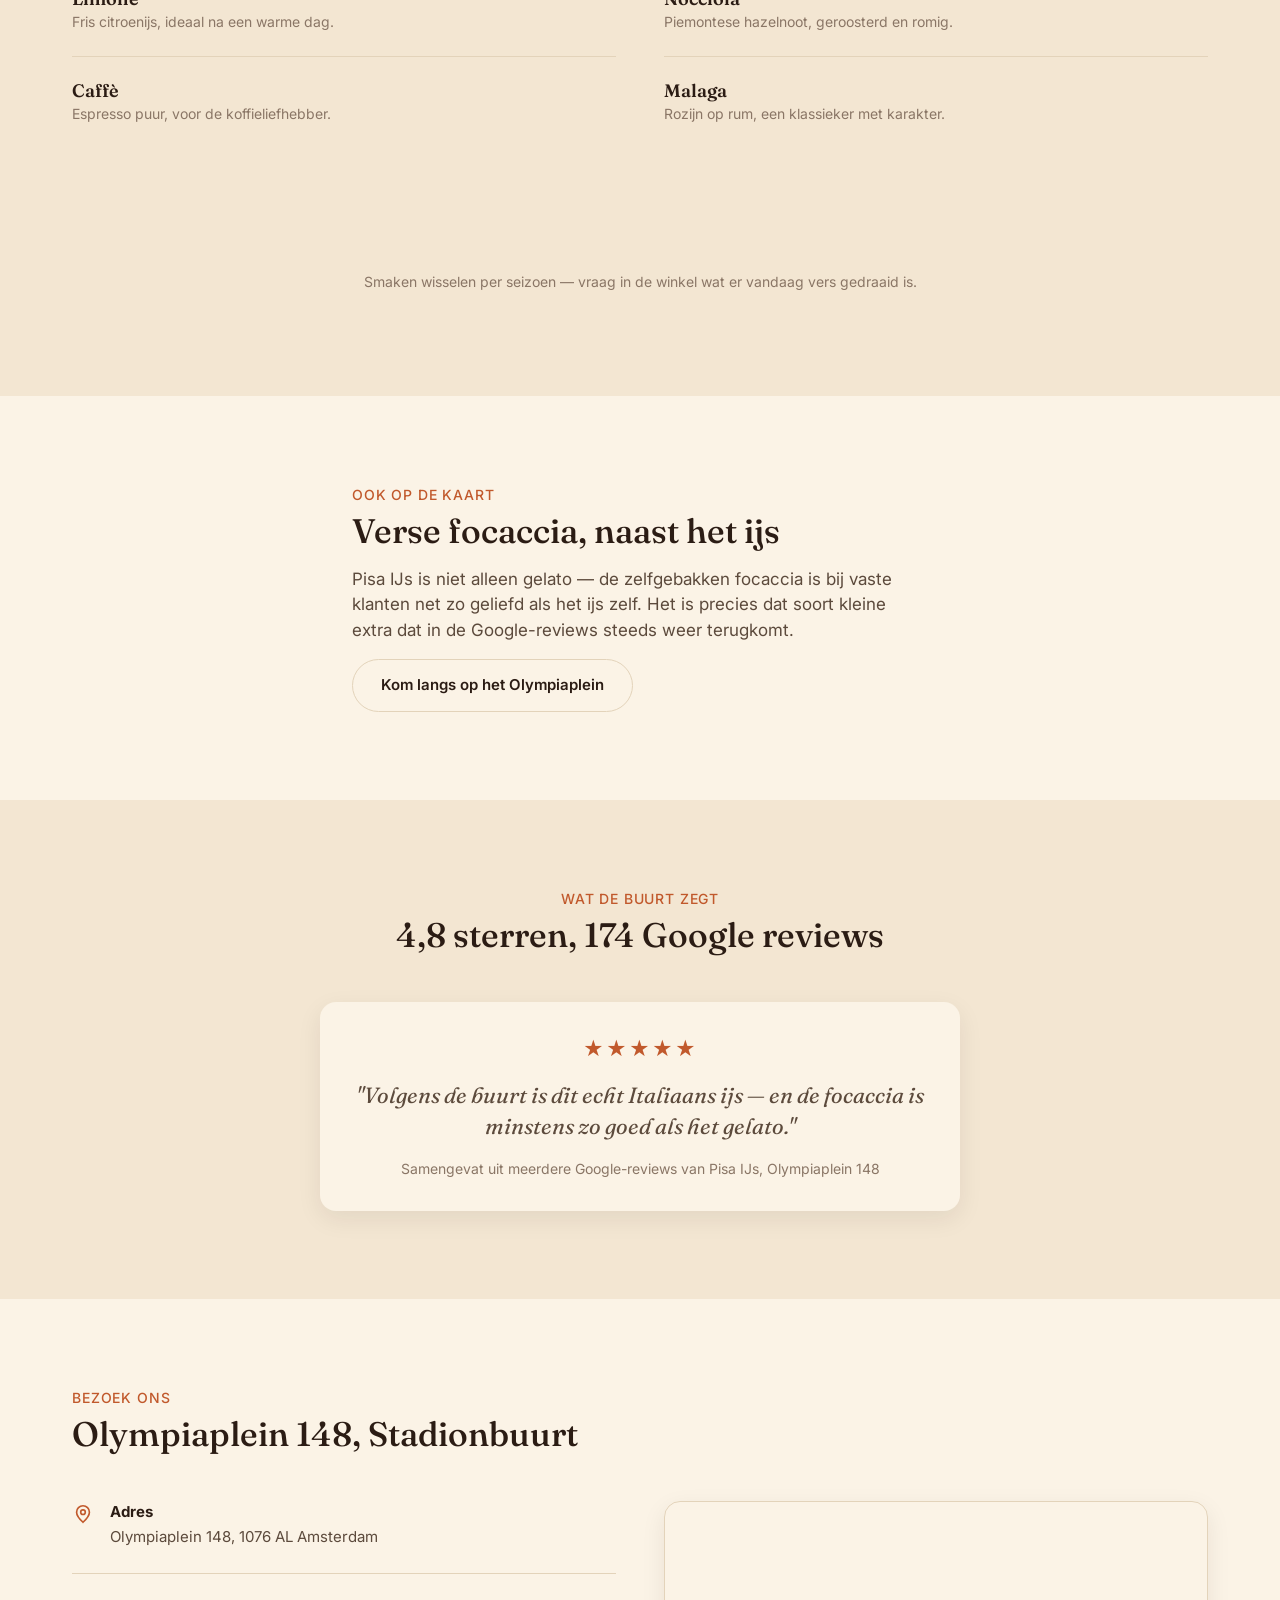
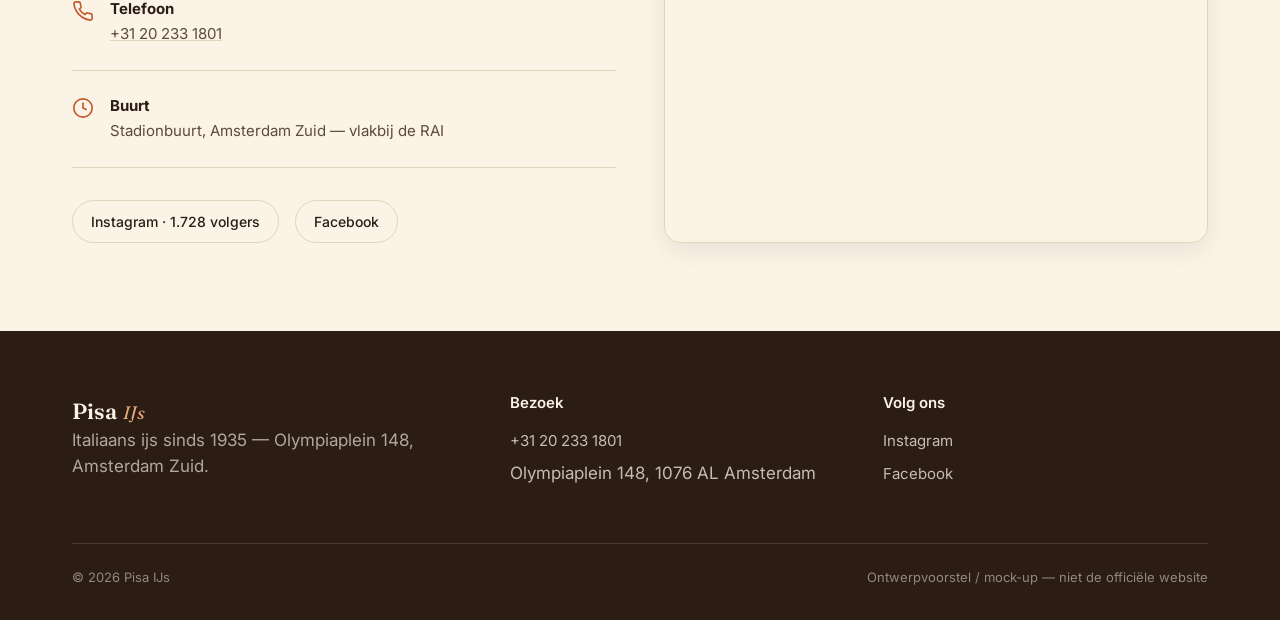
<file: pisa-ijs/index.html>
<!doctype html>
<html lang="nl">
<head>
<meta name="robots" content="noindex, nofollow">
  <meta charset="UTF-8" />
  <meta name="viewport" content="width=device-width, initial-scale=1.0" />
  <title>Pisa IJs — Italiaans ijs sinds 1935 | Amsterdam Zuid</title>
  <meta name="description" content="Pisa IJs op Olympiaplein 148, Amsterdam Zuid — echt Italiaans ijs en focaccia, 60+ seizoensmaken, sinds 1935." />
  <meta property="og:title" content="Pisa IJs — Italiaans ijs sinds 1935" />
  <meta property="og:description" content="Ambachtelijk Italiaans gelato en verse focaccia aan het Olympiaplein, Amsterdam Zuid. 60+ seizoensmaken." />
  <meta property="og:type" content="business.business" />
  <meta name="twitter:card" content="summary" />
  <link rel="icon" href="data:image/svg+xml,%3Csvg xmlns='http://www.w3.org/2000/svg' viewBox='0 0 30 30'%3E%3Cpath d='M15 13c4 0 7.2-2.8 7.2-6.2C22.2 4.7 19 3 15 3S7.8 4.7 7.8 6.8C7.8 10.2 11 13 15 13Z' fill='%23c1592c'/%3E%3Cpath d='M9.5 12 15 27l5.5-15c-1.6 1-3.5 1.5-5.5 1.5s-3.9-.5-5.5-1.5Z' fill='%23f0d9a8'/%3E%3C/svg%3E">
  <link rel="preconnect" href="https://fonts.googleapis.com" />
  <link rel="preconnect" href="https://fonts.gstatic.com" crossorigin />
  <link href="https://fonts.googleapis.com/css2?family=Fraunces:ital,wght@0,400;0,500;0,600;1,400&family=Inter:wght@400;500;600;700&display=swap" rel="stylesheet" />
  <link rel="stylesheet" href="styles.css" />
</head>
<body>
<div id="concept-banner" style="position:fixed;left:50%;bottom:12px;transform:translateX(-50%);z-index:2147483647;width:max-content;max-width:calc(100% - 24px);box-sizing:border-box;padding:8px 14px;border-radius:12px;background:rgba(20,20,20,.88);color:#fff;font:500 12px/1.4 system-ui,-apple-system,sans-serif;box-shadow:0 4px 20px rgba(0,0,0,.25);text-align:center">Concept door Valentijn de Grijff, niet de echte site van Pisa IJs &middot; <a href="../" style="color:#fff;text-decoration:underline;white-space:nowrap">Alle voorbeelden</a></div>
<script>if(window.self!==window.top)document.getElementById("concept-banner").remove();</script>

  <a class="skip-link" href="#top">Naar de inhoud</a>

  <header class="site-header">
    <div class="container">
      <a href="#top" class="logo">Pisa <span>IJs</span></a>
      <nav aria-label="Hoofdmenu">
        <ul class="nav-links">
          <li><a href="#over-ons">Ons verhaal</a></li>
          <li><a href="#smaken">Smaken</a></li>
          <li><a href="#reviews">Reviews</a></li>
          <li><a href="#bezoek">Bezoek ons</a></li>
        </ul>
      </nav>
      <button class="nav-toggle" aria-label="Menu openen" aria-expanded="false">
        <svg viewBox="0 0 24 24" fill="none" stroke="currentColor" stroke-width="2" stroke-linecap="round"><path d="M3 6h18M3 12h18M3 18h18"/></svg>
      </button>
    </div>
  </header>

  <main id="top">
    <!-- HERO -->
    <section class="hero">
      <div class="container">
        <div class="hero-copy">
          <span class="hero-badge">★★★★★ <strong>4,8</strong> op Google · 174 reviews</span>
          <h1>Echt Italiaans ijs<span class="accent-italic">sinds 1935</span></h1>
          <p>Pisa IJs maakt ambachtelijk Italiaans gelato aan het Olympiaplein in Amsterdam Zuid — met meer dan 60 wisselende smaken per seizoen, gedraaid zoals het hoort.</p>
          <div class="hero-cta">
            <a class="btn btn-primary" href="#bezoek">Route naar de winkel</a>
            <a class="btn btn-ghost" href="#smaken">Bekijk de smaken</a>
          </div>
        </div>
      </div>
    </section>

    <!-- STORY -->
    <section id="over-ons">
      <div class="container story-grid">
        <div>
          <span class="eyebrow">Ons verhaal</span>
          <h2>Al bijna een eeuw hetzelfde vakmanschap</h2>
          <p>Sinds 1935 draait Pisa IJs Italiaans ijs op traditionele wijze — verse ingrediënten, geen kunstgrepen, en een kaart die met de seizoenen meebeweegt. Buurtbewoners uit Stadionbuurt en bezoekers van de RAI weten de weg naar het Olympiaplein al generaties lang te vinden.</p>
          <div class="story-facts">
            <div class="fact"><strong>1935</strong><span>Opgericht</span></div>
            <div class="fact"><strong>60+</strong><span>Seizoensmaken</span></div>
            <div class="fact"><strong>4,8★</strong><span>174 Google reviews</span></div>
          </div>
        </div>
      </div>
    </section>

    <!-- FLAVORS -->
    <section id="smaken" class="section-alt">
      <div class="container">
        <div class="section-head center">
          <span class="eyebrow">De kaart</span>
          <h2>60+ smaken, per seizoen gedraaid</h2>
          <p>Van klassiek Italiaans tot verrassende seizoensvarianten — de kaart wisselt met wat vers is. Dit is een greep uit het soort smaken dat je bij Pisa IJs tegenkomt.</p>
        </div>
        <div class="flavor-grid">
          <article class="flavor-card">
            <h3>Stracciatella</h3>
            <p>Romige vanille met fijne chocoladeschilfers.</p>
          </article>
          <article class="flavor-card">
            <h3>Pistache</h3>
            <p>Geroosterde pistache, klassiek Italiaans recept.</p>
          </article>
          <article class="flavor-card">
            <h3>Fondente</h3>
            <p>Pure chocolade, intens en niet te zoet.</p>
          </article>
          <article class="flavor-card">
            <h3>Fragola</h3>
            <p>Aardbei van het seizoen, puur fruit.</p>
          </article>
          <article class="flavor-card">
            <h3>Limone</h3>
            <p>Fris citroenijs, ideaal na een warme dag.</p>
          </article>
          <article class="flavor-card">
            <h3>Nocciola</h3>
            <p>Piemontese hazelnoot, geroosterd en romig.</p>
          </article>
          <article class="flavor-card">
            <h3>Caffè</h3>
            <p>Espresso puur, voor de koffieliefhebber.</p>
          </article>
          <article class="flavor-card">
            <h3>Malaga</h3>
            <p>Rozijn op rum, een klassieker met karakter.</p>
          </article>
          <article class="flavor-card">
            <h3>Amarena</h3>
            <p>Romig vanille-ijs met stukjes amarenakers.</p>
          </article>
        </div>
        <p class="flavor-note">Smaken wisselen per seizoen — vraag in de winkel wat er vandaag vers gedraaid is.</p>
      </div>
    </section>

    <!-- FOCACCIA / SPECIALTY CALLOUT -->
    <section>
      <div class="container story-grid">
        <div>
          <span class="eyebrow">Ook op de kaart</span>
          <h2>Verse focaccia, naast het ijs</h2>
          <p>Pisa IJs is niet alleen gelato — de zelfgebakken focaccia is bij vaste klanten net zo geliefd als het ijs zelf. Het is precies dat soort kleine extra dat in de Google-reviews steeds weer terugkomt.</p>
          <a class="btn btn-ghost" href="#bezoek">Kom langs op het Olympiaplein</a>
        </div>
      </div>
    </section>

    <!-- REVIEWS -->
    <section id="reviews" class="section-alt">
      <div class="container">
        <div class="section-head center">
          <span class="eyebrow">Wat de buurt zegt</span>
          <h2>4,8 sterren, 174 Google reviews</h2>
        </div>
        <div class="review-card">
          <div class="stars">★★★★★</div>
          <p class="review-quote">"Volgens de buurt is dit echt Italiaans ijs — en de focaccia is minstens zo goed als het gelato."</p>
          <p class="review-meta">Samengevat uit meerdere Google-reviews van Pisa IJs, Olympiaplein 148</p>
        </div>
      </div>
    </section>

    <!-- VISIT / LOCATION -->
    <section id="bezoek">
      <div class="container">
        <div class="section-head">
          <span class="eyebrow">Bezoek ons</span>
          <h2>Olympiaplein 148, Stadionbuurt</h2>
        </div>
        <div class="visit-grid">
          <div>
            <ul class="info-list">
              <li>
                <svg class="icon" viewBox="0 0 24 24" fill="none" stroke="currentColor" stroke-width="1.8"><path d="M12 21s-7-6.5-7-11a7 7 0 1 1 14 0c0 4.5-7 11-7 11Z"/><circle cx="12" cy="10" r="2.5"/></svg>
                <div><strong>Adres</strong><span>Olympiaplein 148, 1076 AL Amsterdam</span></div>
              </li>
              <li>
                <svg class="icon" viewBox="0 0 24 24" fill="none" stroke="currentColor" stroke-width="1.8"><path d="M22 16.92v3a2 2 0 0 1-2.18 2 19.8 19.8 0 0 1-8.63-3.07 19.5 19.5 0 0 1-6-6 19.8 19.8 0 0 1-3.07-8.67A2 2 0 0 1 4.11 2h3a2 2 0 0 1 2 1.72c.13.99.36 1.96.68 2.9a2 2 0 0 1-.45 2.11L8.09 9.91a16 16 0 0 0 6 6l1.18-1.25a2 2 0 0 1 2.11-.45c.94.32 1.91.55 2.9.68A2 2 0 0 1 22 16.92Z"/></svg>
                <div><strong>Telefoon</strong><span><a href="tel:+31202331801">+31 20 233 1801</a></span></div>
              </li>
              <li>
                <svg class="icon" viewBox="0 0 24 24" fill="none" stroke="currentColor" stroke-width="1.8"><circle cx="12" cy="12" r="10"/><path d="M12 6v6l4 2"/></svg>
                <div><strong>Buurt</strong><span>Stadionbuurt, Amsterdam Zuid — vlakbij de RAI</span></div>
              </li>
            </ul>
            <div class="social-row">
              <a class="social-btn" href="https://www.instagram.com/pisa.ijs/" target="_blank" rel="noopener">Instagram · 1.728 volgers</a>
              <a class="social-btn" href="https://www.facebook.com/pages/Pisa-IJs/185995021447417" target="_blank" rel="noopener">Facebook</a>
            </div>
          </div>
          <div class="map-embed">
            <iframe
              title="Kaart naar Pisa IJs, Olympiaplein 148, Amsterdam"
              src="https://www.google.com/maps?q=Olympiaplein+148,+1076+AL+Amsterdam&output=embed"
              loading="lazy"
              referrerpolicy="no-referrer-when-downgrade">
            </iframe>
          </div>
        </div>
      </div>
    </section>
  </main>

  <footer class="site-footer">
    <div class="container">
      <div class="footer-grid">
        <div>
          <a href="#top" class="logo">Pisa <span>IJs</span></a>
          <p>Italiaans ijs sinds 1935 — Olympiaplein 148, Amsterdam Zuid.</p>
        </div>
        <div class="footer-col">
          <h3>Bezoek</h3>
          <ul>
            <li><a href="tel:+31202331801">+31 20 233 1801</a></li>
            <li><span style="color:rgba(251,243,230,0.75)">Olympiaplein 148, 1076 AL Amsterdam</span></li>
          </ul>
        </div>
        <div class="footer-col">
          <h3>Volg ons</h3>
          <ul>
            <li><a href="https://www.instagram.com/pisa.ijs/" target="_blank" rel="noopener">Instagram</a></li>
            <li><a href="https://www.facebook.com/pages/Pisa-IJs/185995021447417" target="_blank" rel="noopener">Facebook</a></li>
          </ul>
        </div>
      </div>
      <div class="footer-bottom">
        <span>© 2026 Pisa IJs</span>
        <span>Ontwerpvoorstel / mock-up — niet de officiële website</span>
      </div>
    </div>
  </footer>

  <script src="script.js"></script>
</body>
</html>
</file>
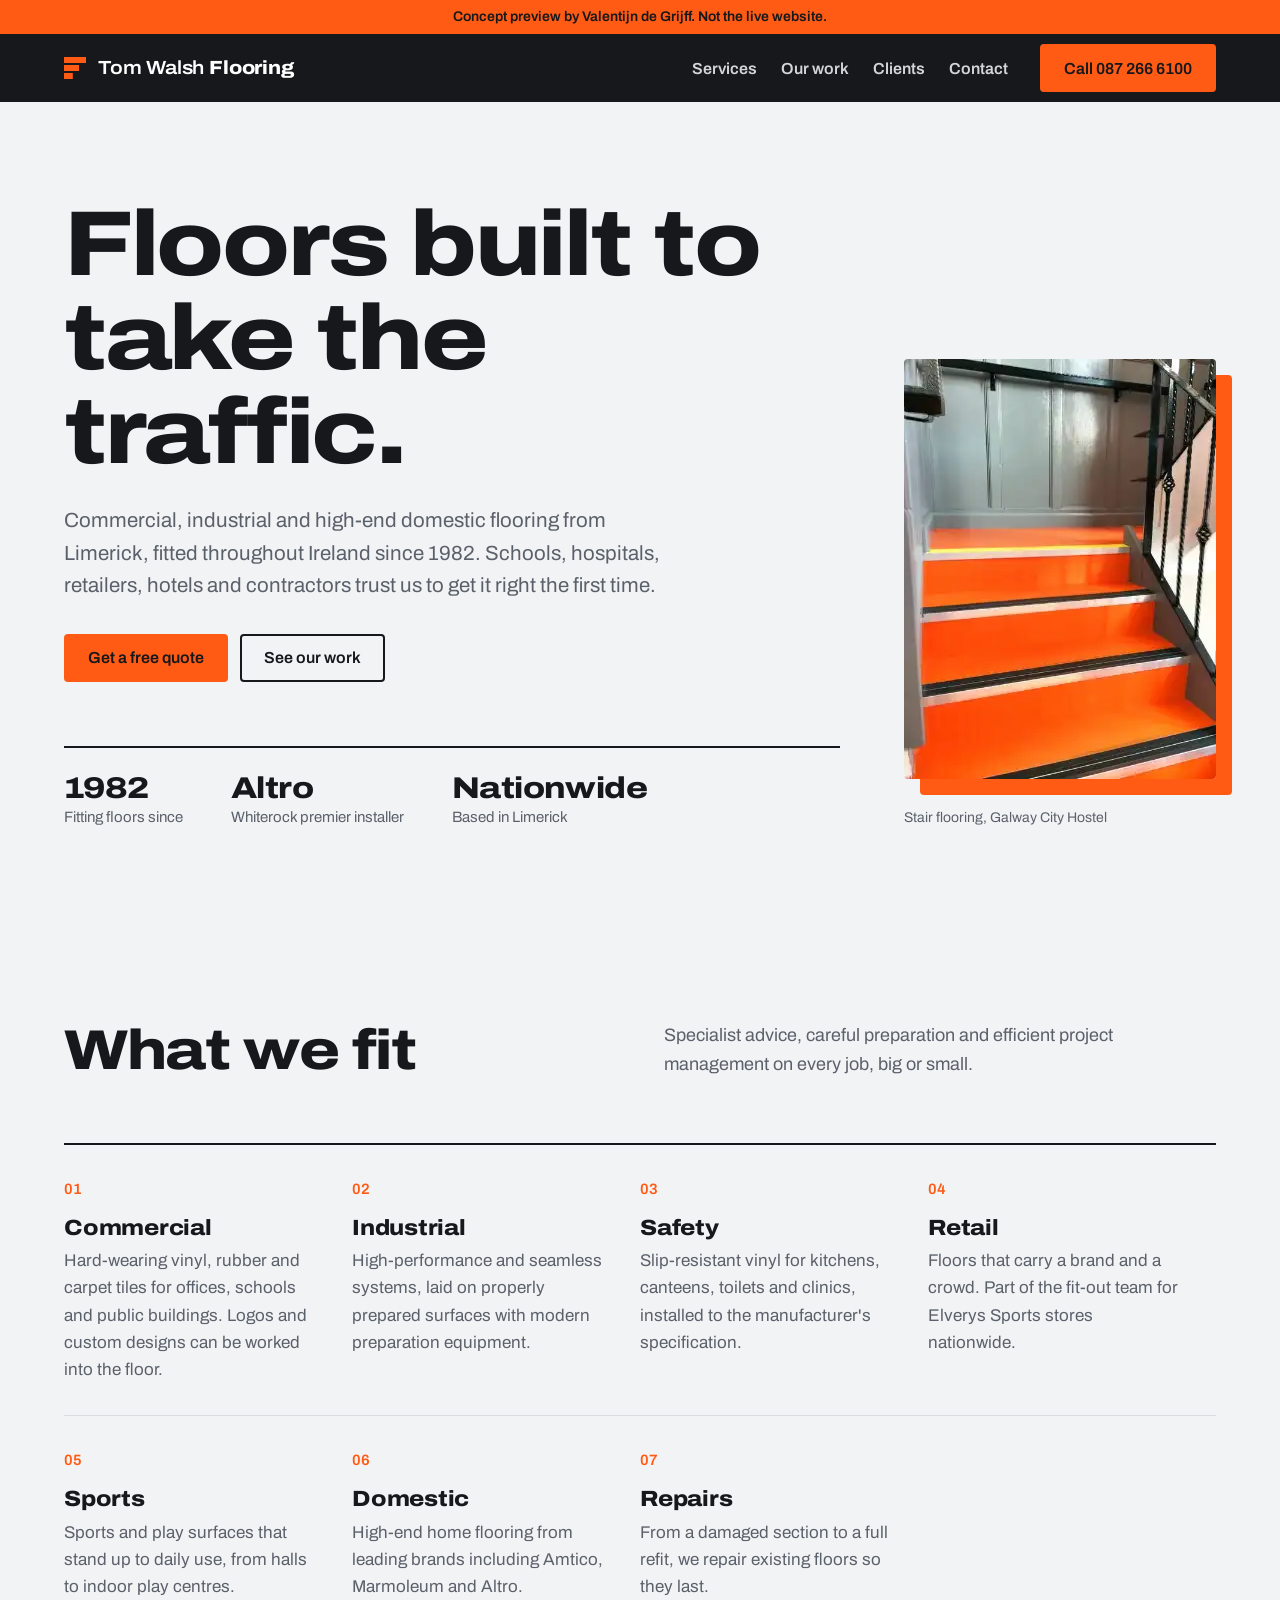
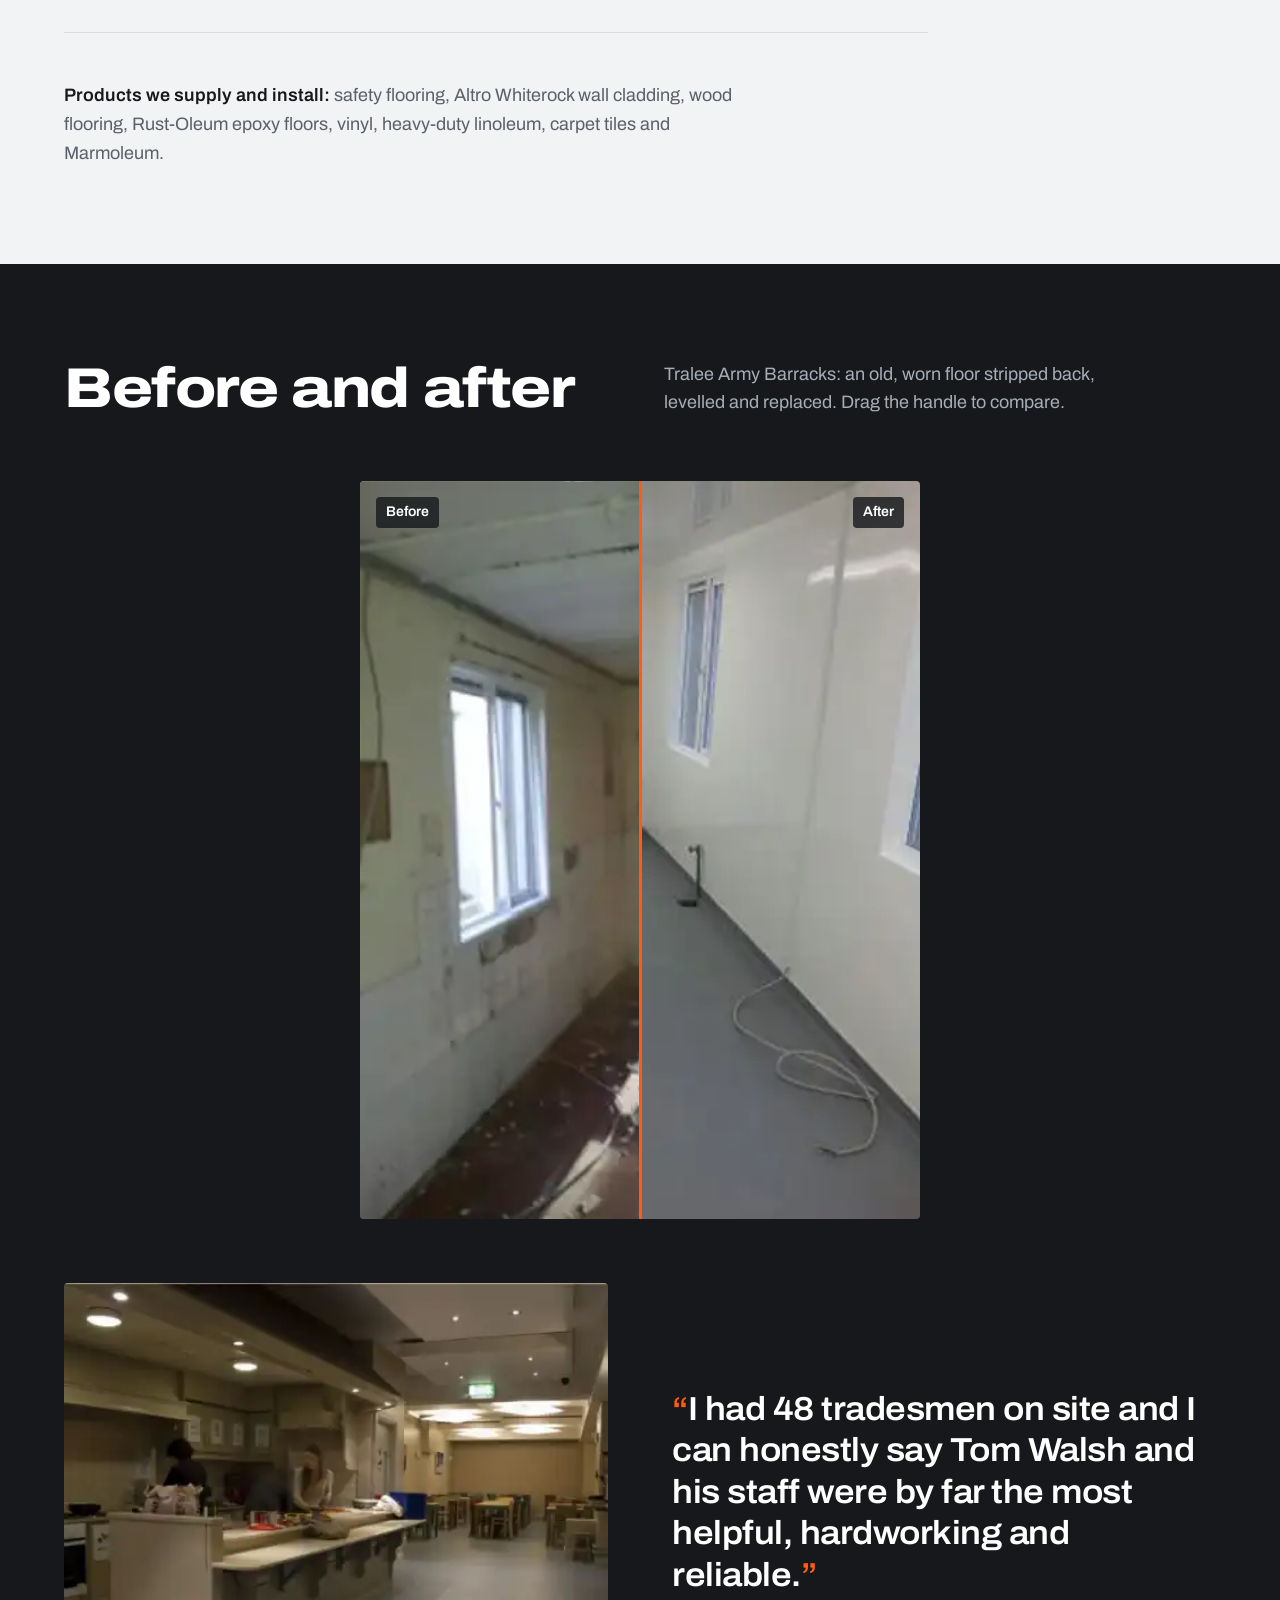
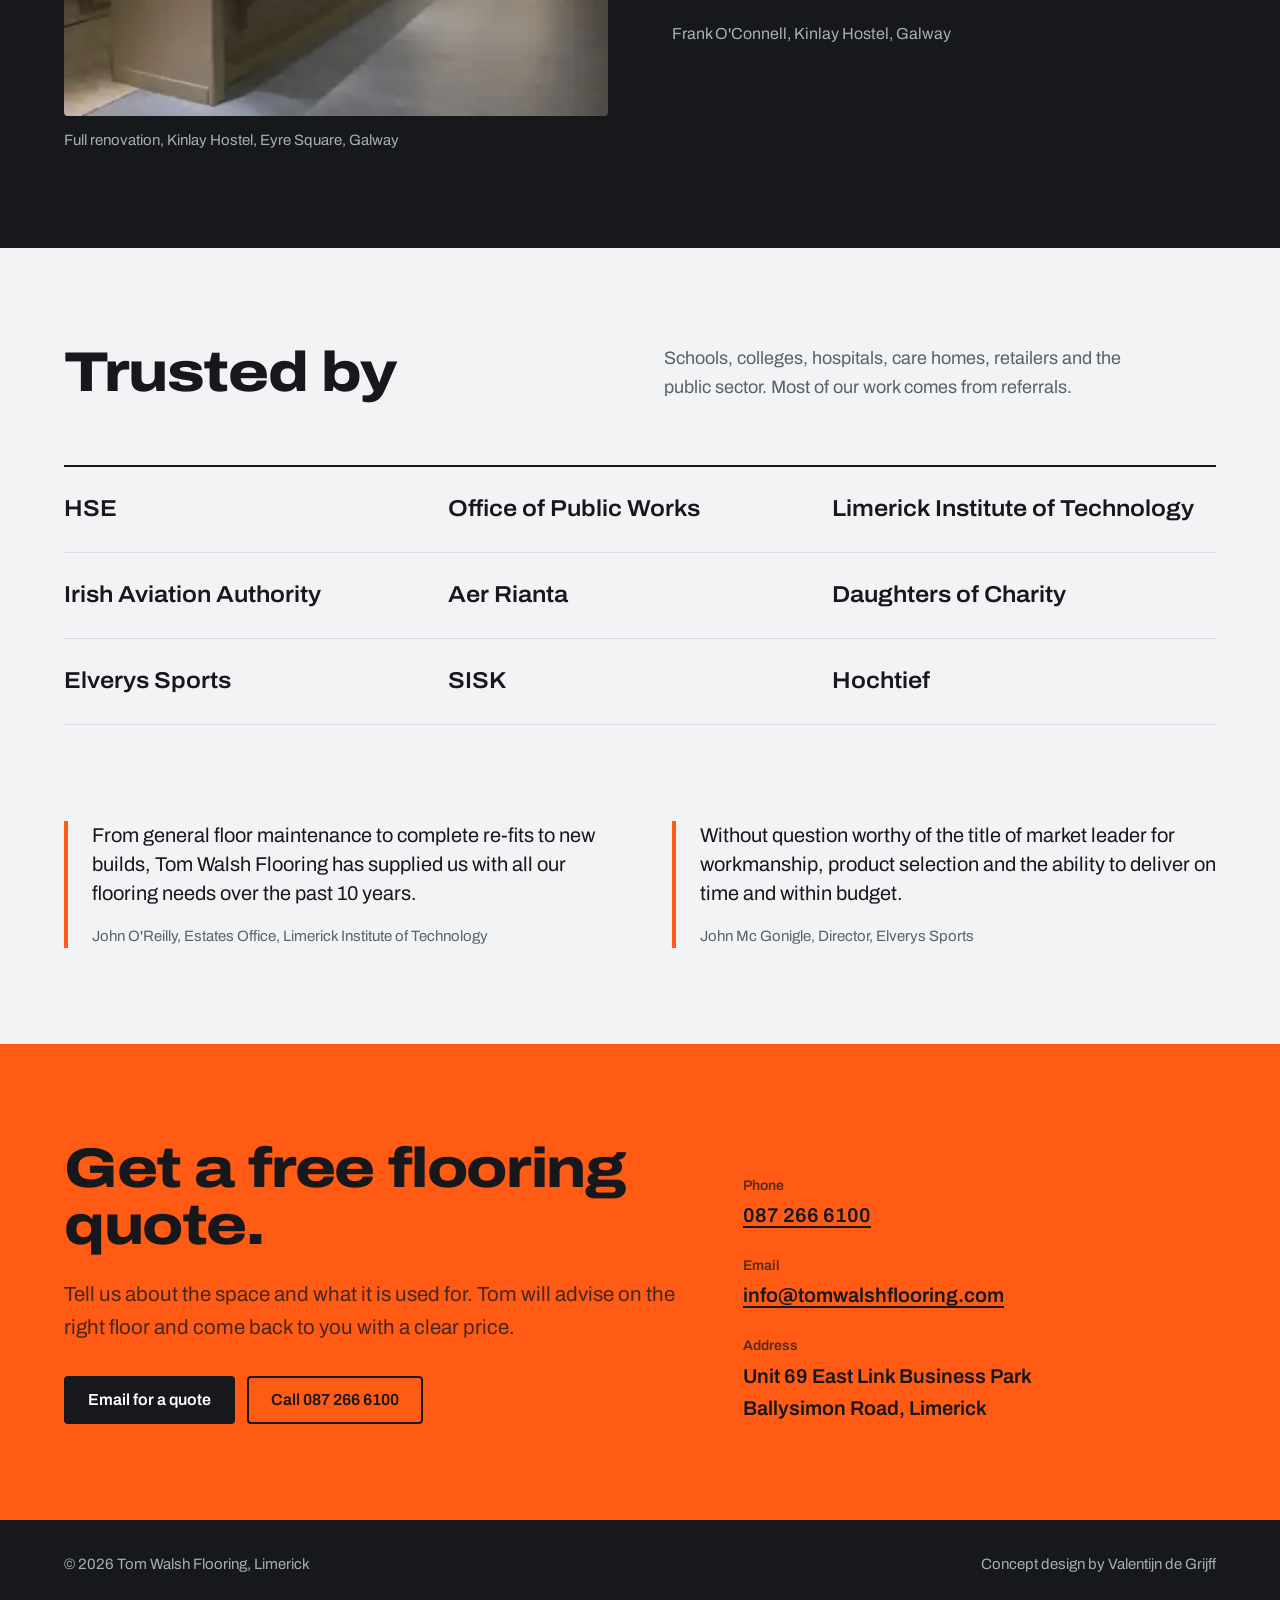
<file: tom-walsh-flooring/index.html>
<!doctype html>
<html lang="en-IE">
<head>
<meta charset="utf-8">
<meta name="viewport" content="width=device-width, initial-scale=1">
<!-- Concept preview: remove noindex once this goes live on tomwalshflooring.com -->
<meta name="robots" content="noindex, nofollow">
<title>Tom Walsh Flooring · Commercial &amp; Industrial Flooring, Limerick</title>
<meta name="description" content="Commercial, industrial, safety and domestic flooring contractors based in Limerick since 1982. Supply and installation throughout Ireland. Free flooring quotes.">
<meta name="theme-color" content="#16181c">
<meta property="og:type" content="website">
<meta property="og:locale" content="en_IE">
<meta property="og:site_name" content="Tom Walsh Flooring">
<meta property="og:title" content="Tom Walsh Flooring · Since 1982">
<meta property="og:description" content="Commercial and industrial flooring contractors based in Limerick, working throughout Ireland.">
<meta property="og:image" content="img/galway-stairs.webp">
<link rel="icon" href="favicon.svg" type="image/svg+xml">
<link rel="preconnect" href="https://fonts.googleapis.com">
<link rel="preconnect" href="https://fonts.gstatic.com" crossorigin>
<link href="https://fonts.googleapis.com/css2?family=Archivo:wdth,wght@62..125,400;62..125,600;62..125,800&display=swap" rel="stylesheet">
<link rel="stylesheet" href="styles.css">
<script>document.documentElement.classList.add("js")</script>
<script src="script.js" defer></script>
<!-- All project photos are Tom Walsh Flooring's own work, taken from tomwalshflooring.com/projects. -->
</head>
<body>
<a class="skip" href="#main">Skip to content</a>

<div class="concept" role="note">Concept preview by Valentijn de Grijff. Not the live website.</div>

<header class="site-header">
  <div class="wrap bar">
    <a class="wordmark" href="#top" aria-label="Tom Walsh Flooring, back to top">
      <span class="mark" aria-hidden="true"></span>
      <span>Tom Walsh <b>Flooring</b></span>
    </a>
    <button class="menu-btn" type="button" aria-expanded="false" aria-controls="site-nav">Menu</button>
    <nav id="site-nav" class="site-nav" aria-label="Main">
      <ul>
        <li><a href="#services">Services</a></li>
        <li><a href="#work">Our work</a></li>
        <li><a href="#clients">Clients</a></li>
        <li><a href="#contact">Contact</a></li>
      </ul>
      <a class="btn btn-accent" href="tel:+353872666100">Call 087 266 6100</a>
    </nav>
  </div>
</header>

<main id="main">
  <section class="hero" id="top" aria-labelledby="hero-title">
    <div class="wrap hero-grid">
      <div class="hero-copy">
        <h1 id="hero-title">Floors built to take the traffic.</h1>
        <p class="lead">Commercial, industrial and high-end domestic flooring from Limerick, fitted throughout Ireland since 1982. Schools, hospitals, retailers, hotels and contractors trust us to get it right the first time.</p>
        <div class="actions">
          <a class="btn btn-accent" href="mailto:info@tomwalshflooring.com?subject=Free%20flooring%20quote">Get a free quote</a>
          <a class="btn btn-line" href="#work">See our work</a>
        </div>
        <ul class="facts">
          <li><strong>1982</strong><span>Fitting floors since</span></li>
          <li><strong>Altro</strong><span>Whiterock premier installer</span></li>
          <li><strong>Nationwide</strong><span>Based in Limerick</span></li>
        </ul>
      </div>
      <figure class="hero-photo">
        <img src="img/galway-stairs.webp" width="312" height="420" fetchpriority="high"
             alt="Staircase with bright orange safety flooring and grey nosings, fitted at Galway City Hostel.">
        <figcaption>Stair flooring, Galway City Hostel</figcaption>
      </figure>
    </div>
  </section>

  <section class="section" id="services" aria-labelledby="services-title">
    <div class="wrap">
      <div class="section-head">
        <h2 id="services-title">What we fit</h2>
        <p>Specialist advice, careful preparation and efficient project management on every job, big or small.</p>
      </div>
      <ol class="services">
        <li>
          <h3>Commercial</h3>
          <p>Hard-wearing vinyl, rubber and carpet tiles for offices, schools and public buildings. Logos and custom designs can be worked into the floor.</p>
        </li>
        <li>
          <h3>Industrial</h3>
          <p>High-performance and seamless systems, laid on properly prepared surfaces with modern preparation equipment.</p>
        </li>
        <li>
          <h3>Safety</h3>
          <p>Slip-resistant vinyl for kitchens, canteens, toilets and clinics, installed to the manufacturer's specification.</p>
        </li>
        <li>
          <h3>Retail</h3>
          <p>Floors that carry a brand and a crowd. Part of the fit-out team for Elverys Sports stores nationwide.</p>
        </li>
        <li>
          <h3>Sports</h3>
          <p>Sports and play surfaces that stand up to daily use, from halls to indoor play centres.</p>
        </li>
        <li>
          <h3>Domestic</h3>
          <p>High-end home flooring from leading brands including Amtico, Marmoleum and Altro.</p>
        </li>
        <li>
          <h3>Repairs</h3>
          <p>From a damaged section to a full refit, we repair existing floors so they last.</p>
        </li>
      </ol>
      <p class="products"><span>Products we supply and install:</span> safety flooring, Altro Whiterock wall cladding, wood flooring, Rust-Oleum epoxy floors, vinyl, heavy-duty linoleum, carpet tiles and Marmoleum.</p>
    </div>
  </section>

  <section class="section dark" id="work" aria-labelledby="work-title">
    <div class="wrap">
      <div class="section-head">
        <h2 id="work-title">Before and after</h2>
        <p>Tralee Army Barracks: an old, worn floor stripped back, levelled and replaced. Drag the handle to compare.</p>
      </div>

      <div class="compare" data-compare>
        <img class="compare-after" src="img/tralee-after.webp" width="400" height="527" alt="After: the same room with a smooth new grey vinyl floor.">
        <div class="compare-before" aria-hidden="true">
          <img src="img/tralee-before.webp" width="400" height="528" alt="">
        </div>
        <span class="compare-tag tag-before" aria-hidden="true">Before</span>
        <span class="compare-tag tag-after" aria-hidden="true">After</span>
        <label class="sr-only" for="compare-range">Show more of the before or after photo</label>
        <input id="compare-range" class="compare-range" type="range" min="0" max="100" value="50">
      </div>

      <div class="work-grid">
        <figure>
          <img src="img/kinlay-hostel.webp" width="480" height="382" loading="lazy" alt="Large open-plan hostel common area with a new grey commercial floor.">
          <figcaption>Full renovation, Kinlay Hostel, Eyre Square, Galway</figcaption>
        </figure>
        <blockquote class="quote">
          <p>I had 48 tradesmen on site and I can honestly say Tom Walsh and his staff were by far the most helpful, hardworking and reliable.</p>
          <footer>Frank O'Connell, Kinlay Hostel, Galway</footer>
        </blockquote>
      </div>
    </div>
  </section>

  <section class="section" id="clients" aria-labelledby="clients-title">
    <div class="wrap">
      <div class="section-head">
        <h2 id="clients-title">Trusted by</h2>
        <p>Schools, colleges, hospitals, care homes, retailers and the public sector. Most of our work comes from referrals.</p>
      </div>
      <ul class="clients">
        <li>HSE</li>
        <li>Office of Public Works</li>
        <li>Limerick Institute of Technology</li>
        <li>Irish Aviation Authority</li>
        <li>Aer Rianta</li>
        <li>Daughters of Charity</li>
        <li>Elverys Sports</li>
        <li>SISK</li>
        <li>Hochtief</li>
      </ul>

      <div class="reviews">
        <blockquote>
          <p>From general floor maintenance to complete re-fits to new builds, Tom Walsh Flooring has supplied us with all our flooring needs over the past 10 years.</p>
          <footer>John O'Reilly, Estates Office, Limerick Institute of Technology</footer>
        </blockquote>
        <blockquote>
          <p>Without question worthy of the title of market leader for workmanship, product selection and the ability to deliver on time and within budget.</p>
          <footer>John Mc Gonigle, Director, Elverys Sports</footer>
        </blockquote>
      </div>
    </div>
  </section>

  <section class="section cta" id="contact" aria-labelledby="contact-title">
    <div class="wrap contact-grid">
      <div>
        <h2 id="contact-title">Get a free flooring quote.</h2>
        <p class="lead">Tell us about the space and what it is used for. Tom will advise on the right floor and come back to you with a clear price.</p>
        <div class="actions">
          <a class="btn btn-dark" href="mailto:info@tomwalshflooring.com?subject=Free%20flooring%20quote">Email for a quote</a>
          <a class="btn btn-line-dark" href="tel:+353872666100">Call 087 266 6100</a>
        </div>
      </div>
      <dl class="contact-details">
        <div><dt>Phone</dt><dd><a href="tel:+353872666100">087 266 6100</a></dd></div>
        <div><dt>Email</dt><dd><a href="mailto:info@tomwalshflooring.com">info@tomwalshflooring.com</a></dd></div>
        <div><dt>Address</dt><dd>Unit 69 East Link Business Park<br>Ballysimon Road, Limerick</dd></div>
      </dl>
    </div>
  </section>
</main>

<footer class="site-footer">
  <div class="wrap foot">
    <p>&copy; 2026 Tom Walsh Flooring, Limerick</p>
    <p>Concept design by Valentijn de Grijff</p>
  </div>
</footer>
</body>
</html>
</file>
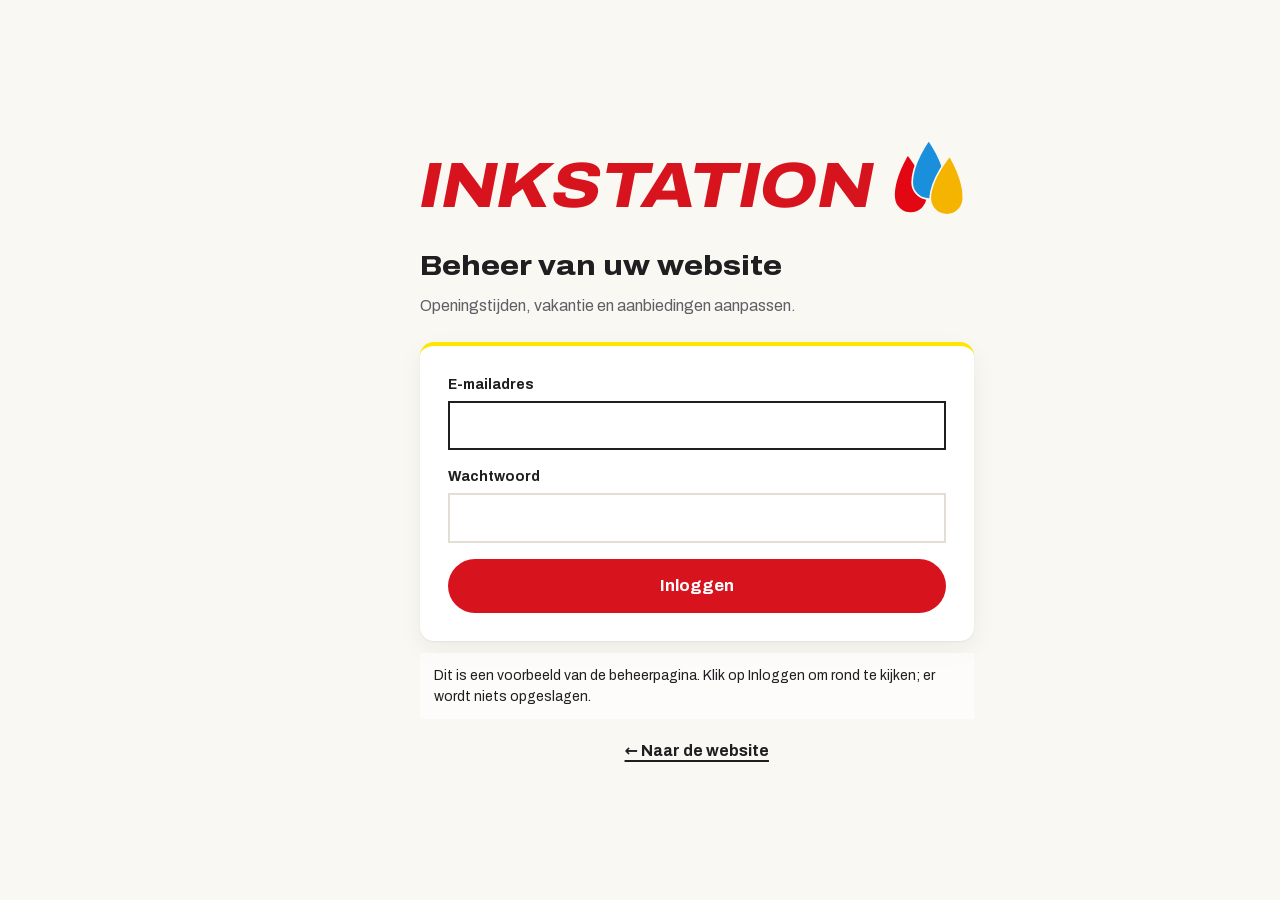
<file: inkstation/admin/index.html>
<!doctype html>
<html lang="nl">
<head>
<meta charset="utf-8">
<meta name="viewport" content="width=device-width, initial-scale=1">
<meta name="robots" content="noindex, nofollow">
<title>Inkstation · Beheer</title>
<meta name="theme-color" content="#faf8f3">
<link rel="icon" href="../favicon.svg" type="image/svg+xml">
<link rel="preload" href="../fonts/archivo-latin.woff2" as="font" type="font/woff2" crossorigin>
<link rel="stylesheet" href="admin.css?v=10">
<script src="admin.js?v=4" defer></script>
</head>
<body>
<!-- Beheerpagina voor Rens: openingstijden, vakantie en de aanbieding. Opslaan gaat via api.php naar ../content/winkel.json. -->
<svg width="0" height="0" style="position:absolute" aria-hidden="true">
  <symbol id="drops" viewBox="-7 -3 57 53"><g style="stroke: var(--drop-cut, #ffffff)" stroke-width="2.2" paint-order="stroke" stroke-linejoin="round"><path d="M10 0C10 0 0 14 0 26a10 10 0 0 0 20 0C20 14 10 0 10 0Z" fill="#e30613" transform="translate(0 9) rotate(-4 10 26)"/><path d="M10 0C10 0 0 14 0 26a10 10 0 0 0 20 0C20 14 10 0 10 0Z" fill="#1a8fdc" transform="translate(11.5 0)"/><path d="M10 0C10 0 0 14 0 26a10 10 0 0 0 20 0C20 14 10 0 10 0Z" fill="#f5b400" transform="translate(23 10) rotate(4 10 26)"/></g></symbol>
</svg>

<!-- Inloggen -->
<main class="login" id="login" hidden>
  <div class="login-card">
    <p class="mark"><span>INKSTATION</span><svg class="drops" aria-hidden="true"><use href="#drops"/></svg></p>
    <h1 class="login-title">Beheer van uw website</h1>
    <p class="login-sub">Openingstijden, vakantie en aanbiedingen aanpassen.</p>
    <form id="login-form" novalidate>
      <label class="field">
        <span class="field-label">E-mailadres</span>
        <input type="email" name="email" autocomplete="username" required>
      </label>
      <label class="field">
        <span class="field-label">Wachtwoord</span>
        <input type="password" name="password" autocomplete="current-password" required>
      </label>
      <p class="form-error" id="login-error" role="alert" hidden></p>
      <button class="btn btn-red btn-wide" type="submit">Inloggen</button>
    </form>
    <p class="demo-note" id="demo-note" hidden>Dit is een voorbeeld van de beheerpagina. Klik op Inloggen om rond te kijken; er wordt niets opgeslagen.</p>
    <a class="back-link" href="../">← Naar de website</a>
  </div>
</main>

<!-- Beheren -->
<div class="app" id="app" hidden>
  <header class="topbar">
    <a class="mark mark-small" href="../" aria-label="Naar de website"><span>INKSTATION</span><svg class="drops" aria-hidden="true"><use href="#drops"/></svg></a>
    <p class="save-state" id="save-state" aria-live="polite">Alles is opgeslagen</p>
    <div class="topbar-actions">
      <button class="btn btn-line btn-preview" type="button" id="open-preview">Voorbeeld</button>
      <a class="btn btn-line btn-site" href="../" target="_blank" rel="noopener">Bekijk website</a>
      <button class="btn btn-red" type="button" id="save" disabled>Opslaan</button>
      <button class="link-btn" type="button" id="logout">Uitloggen</button>
    </div>
  </header>
  <p class="demo-bar" id="demo-bar" hidden>Voorbeeld van de beheerpagina: u kunt alles uitproberen, maar er wordt niets opgeslagen.</p>

  <div class="layout">
    <form class="editor" id="editor" novalidate>
      <p class="hello">Wat wilt u aanpassen?</p>

      <section class="card" data-focus="aanbieding" aria-labelledby="h-offer">
        <div class="card-head">
          <h2 id="h-offer">Aanbieding</h2>
          <label class="switch"><input type="checkbox" data-bind="aanbieding.tonen"><span class="switch-ui" aria-hidden="true"></span><span class="switch-text">Op de site</span></label>
        </div>
        <p class="card-intro">Staat als rode balk op de site, tussen Inkt en Pasfoto's.</p>
        <div class="offer-fields" data-when="aanbieding.tonen">
          <label class="field">
            <span class="field-label">Kop</span>
            <input type="text" maxlength="140" data-bind="aanbieding.kop" placeholder="Bijv. 20 jaar Inkstation: een portretfoto, ingelijst, voor maar €10.">
          </label>
          <label class="field">
            <span class="field-label">Uitleg <i>(mag leeg)</i></span>
            <textarea rows="3" maxlength="320" data-bind="aanbieding.tekst"></textarea>
          </label>
          <div class="row">
            <label class="field">
              <span class="field-label">Kleine letters <i>(mag leeg)</i></span>
              <input type="text" maxlength="60" data-bind="aanbieding.kleine_letters" placeholder="Bijv. Tijdelijke actie.">
            </label>
            <label class="field field-date">
              <span class="field-label">Laatste dag <i>(mag leeg)</i></span>
              <input type="date" data-bind="aanbieding.tot_en_met">
            </label>
          </div>
          <p class="hint">Na de laatste dag verdwijnt de aanbieding vanzelf van de site.</p>

        </div>
      </section>

      <section class="card" data-focus="vakantie" aria-labelledby="h-holiday">
        <div class="card-head">
          <h2 id="h-holiday">Vakantie en afwijkende dagen</h2>
        </div>
        <p class="card-intro">Bijvoorbeeld kerst of vakantie. Staat vanzelf op de site vanaf twee weken ervoor, en verdwijnt als het voorbij is.</p>
        <ol class="periods" id="periods"></ol>
        <button class="btn btn-ink btn-add" type="button" id="add-period">+ Periode toevoegen</button>
      </section>

      <section class="card" data-focus="openingstijden" aria-labelledby="h-hours">
        <div class="card-head">
          <h2 id="h-hours">Vaste openingstijden</h2>
        </div>
        <p class="card-intro">De gewone week. Voor een vrije dag of vakantie gebruikt u het blok hierboven.</p>
        <div class="week" id="week"></div>
      </section>

      <p class="form-error form-error-save" id="save-error" role="alert" hidden></p>
      <button class="link-btn logout-bottom" type="button" id="logout-bottom">Uitloggen</button>
    </form>

    <aside class="preview" id="preview" aria-label="Live voorbeeld">
      <div class="preview-head">
        <p>Live voorbeeld <span>· zo ziet het eruit op de site</span></p>
        <div class="seg" role="group" aria-label="Weergave">
          <button type="button" data-view="desktop" aria-pressed="true">Computer</button>
          <button type="button" data-view="mobile" aria-pressed="false">Telefoon</button>
        </div>
        <button class="close-preview" type="button" id="close-preview" aria-label="Voorbeeld sluiten">Sluiten</button>
      </div>
      <div class="preview-stage" id="stage">
        <iframe id="frame" title="Voorbeeld van de website" src="../?voorbeeld=1"></iframe>
      </div>
    </aside>
  </div>

  <div class="toast" id="toast" role="status" hidden></div>
</div>

<template id="period-tpl">
  <li class="period">
    <div class="period-dates">
      <label class="field field-date"><span class="field-label">Van</span><input type="date" data-k="van" required></label>
      <label class="field field-date"><span class="field-label">Tot en met</span><input type="date" data-k="tot" required></label>
    </div>
    <div class="period-kind seg" role="radiogroup" aria-label="Wat geldt er">
      <label><input type="radio" value="dicht" data-k="kind"><span>Gesloten</span></label>
      <label><input type="radio" value="open" data-k="kind"><span>Andere tijden</span></label>
    </div>
    <div class="period-times">
      <label class="field field-time"><span class="field-label">Open vanaf</span><input type="time" data-k="open_van"></label>
      <label class="field field-time"><span class="field-label">Open tot</span><input type="time" data-k="open_tot"></label>
    </div>
    <label class="field period-note"><span class="field-label">Opmerking <i>(mag leeg)</i></span><input type="text" maxlength="80" data-k="opmerking" placeholder="Bijv. Gesloten met kerst"></label>
    <p class="period-past">Voorbij, staat niet meer op de site.</p>
    <button class="link-btn period-remove" type="button">Verwijderen</button>
  </li>
</template>
</body>
</html>
</file>
<file: assets/site.css>
/* Portfolio, Valentijn de Grijff.
   Tokens measured from apple.com/macbook-air and linear.app (Oct 2026):
   body 17px / 1.47, display tracking -0.02 to -0.03em, ink #1d1d1f-ish, secondary #6e6e73,
   alt surface #f5f5f7, pill buttons. One loud accent: cobalt.
   Radius rule: interactive = pill, screenshots = 14px, phones = device radius. Nothing else is rounded. */
:root {
  color-scheme: light;
  --bg: #ffffff;
  --bg-alt: #f5f5f7;
  --ink: #111113;
  --muted: #6e6e73;
  --line: #e3e3e8;
  --accent: #2747ff;
  --accent-hover: #1634e8;
  --on-accent: #ffffff;

  --fs-meta: 13px;
  --fs-small: 15px;
  --fs-body: 17px;
  --fs-lead: 21px;
  --fs-h3: 28px;
  --fs-h2: clamp(34px, 4.4vw, 48px);
  --fs-h1: clamp(44px, 7vw, 80px);

  --wrap: 1200px;
  --gutter: 24px;
  --section: 128px;
  --ease: cubic-bezier(.2, .7, .2, 1);
}

*, *::before, *::after { box-sizing: border-box; }
html { -webkit-text-size-adjust: 100%; }
body {
  margin: 0;
  background: var(--bg);
  color: var(--ink);
  font: 400 var(--fs-body)/1.47 Geist, system-ui, -apple-system, "Segoe UI", sans-serif;
  -webkit-font-smoothing: antialiased;
  text-rendering: optimizeLegibility;
}
img { display: block; max-width: 100%; height: auto; }
a { color: inherit; }
:focus-visible { outline: 2px solid var(--accent); outline-offset: 3px; }

.skip {
  position: absolute; left: 16px; top: -48px; z-index: 10;
  background: var(--ink); color: var(--bg); padding: 10px 16px; border-radius: 999px;
  font-size: var(--fs-small); text-decoration: none;
}
.skip:focus { top: 12px; }

.wrap { max-width: var(--wrap); margin: 0 auto; padding: 0 var(--gutter); }

/* Header */
.top { border-bottom: 1px solid var(--line); background: rgba(255, 255, 255, .86); backdrop-filter: saturate(180%) blur(16px); -webkit-backdrop-filter: saturate(180%) blur(16px); position: sticky; top: 0; z-index: 5; }
.top .wrap { display: flex; align-items: center; justify-content: space-between; height: 60px; gap: 16px; }
.brand { font-weight: 600; font-size: var(--fs-small); letter-spacing: -.01em; text-decoration: none; }
.top-right { display: flex; align-items: center; gap: 20px; font-size: var(--fs-small); }
.lang a { color: var(--muted); text-decoration: none; }
.lang a:hover { color: var(--ink); }
.lang [aria-current] { color: var(--ink); font-weight: 500; }

/* Buttons */
.btn {
  display: inline-flex; align-items: center; justify-content: center;
  min-height: 48px; padding: 0 24px; border-radius: 999px;
  font: 500 var(--fs-body)/1 Geist, system-ui, sans-serif; text-decoration: none; white-space: nowrap;
  transition: background-color .16s var(--ease), color .16s var(--ease);
}
.btn-accent { background: var(--accent); color: var(--on-accent); }
.btn-accent:hover { background: var(--accent-hover); }
.btn-small { min-height: 36px; padding: 0 16px; font-size: var(--fs-small); }
.btn-light { background: var(--on-accent); color: var(--accent); }
.btn-light:hover { background: #e9edff; }
.btn:active { transform: translateY(1px); }
.text-link { font-weight: 500; color: var(--accent); text-decoration: none; }
.text-link:hover { text-decoration: underline; text-underline-offset: 4px; }

/* Hero */
.hero { padding: 96px 0 var(--section); overflow: hidden; }
.hero .wrap { display: grid; grid-template-columns: minmax(0, 7fr) minmax(0, 5fr); gap: 48px; align-items: center; }
h1 { font-size: var(--fs-h1); line-height: 1.02; letter-spacing: -.035em; font-weight: 600; margin: 0 0 28px; max-width: 11ch; }
h1 .accent { color: var(--accent); }
.lead { font-size: var(--fs-lead); line-height: 1.45; color: var(--muted); margin: 0 0 36px; max-width: 34em; letter-spacing: -.005em; }
.actions { display: flex; flex-wrap: wrap; align-items: center; gap: 16px 28px; }
.fine { margin: 24px 0 0; font-size: var(--fs-small); color: var(--muted); }

.hero-phones { position: relative; height: 560px; }
.hero-phones .phone { position: absolute; width: 250px; }
.hero-phones .phone.back { left: 0; top: 0; }
.hero-phones .phone.front { right: 0; bottom: 0; }

/* Device frames */
.phone {
  background: #0d0d0f; border-radius: 42px; padding: 9px;
  box-shadow: 0 30px 60px -20px rgba(17, 17, 19, .35), 0 0 0 1px rgba(17, 17, 19, .08);
}
.phone img { border-radius: 33px; aspect-ratio: 390 / 844; width: 100%; object-fit: cover; object-position: top; }
.browser {
  border-radius: 14px; overflow: hidden; background: var(--bg);
  box-shadow: 0 24px 60px -24px rgba(17, 17, 19, .28), 0 0 0 1px rgba(17, 17, 19, .08);
}
.browser-bar { height: 34px; display: flex; align-items: center; justify-content: center; background: #ececf0; border-bottom: 1px solid var(--line); font-size: var(--fs-meta); color: var(--muted); }
.browser img { aspect-ratio: 16 / 10; width: 100%; object-fit: cover; object-position: top; }

/* Sections */
.section { padding: var(--section) 0; }
.alt { background: var(--bg-alt); }
h2 { font-size: var(--fs-h2); line-height: 1.06; letter-spacing: -.025em; font-weight: 600; margin: 0 0 20px; max-width: 18ch; }
.section-intro { color: var(--muted); font-size: var(--fs-lead); line-height: 1.45; max-width: 36em; margin: 0; }
.statement { display: grid; grid-template-columns: minmax(0, 6fr) minmax(0, 5fr); gap: 48px; align-items: end; }
.statement p { margin: 0; color: var(--muted); font-size: var(--fs-lead); line-height: 1.45; }

/* Work */
.work-head { margin-bottom: 96px; }
.projects { display: grid; gap: 144px; }
.project { display: grid; grid-template-columns: minmax(0, 8fr) minmax(0, 4fr); gap: 64px; align-items: center; }
.project:nth-child(even) { grid-template-columns: minmax(0, 4fr) minmax(0, 8fr); }
.project:nth-child(even) .visual { order: 2; }
.visual { position: relative; padding: 0 9% 9% 0; }
.visual .phone { position: absolute; width: 27%; right: 0; bottom: 0; border-radius: 30px; padding: 6px; }
.visual .phone img { border-radius: 25px; }
.project h3 { font-size: var(--fs-h3); line-height: 1.15; letter-spacing: -.015em; font-weight: 600; margin: 0 0 6px; }
.project .meta { font-size: var(--fs-small); color: var(--muted); margin: 0 0 20px; }
.project .desc { margin: 0 0 24px; }

/* Steps */
.steps { list-style: none; margin: 64px 0 0; padding: 0; display: grid; grid-template-columns: repeat(3, minmax(0, 1fr)); gap: 48px; }
.steps li { border-top: 2px solid var(--ink); padding-top: 24px; }
.steps .num { display: block; font-size: var(--fs-h2); font-weight: 600; letter-spacing: -.03em; line-height: 1; color: var(--accent); margin-bottom: 20px; }
.steps h3 { font-size: var(--fs-lead); font-weight: 600; letter-spacing: -.01em; margin: 0 0 8px; }
.steps p { margin: 0; color: var(--muted); }

/* Prices */
.prices-grid { display: grid; grid-template-columns: minmax(0, 5fr) minmax(0, 7fr); gap: 48px; align-items: start; }
.price-list { margin: 0; padding: 0; list-style: none; border-top: 1px solid var(--line); }
.price-list li { display: flex; align-items: baseline; justify-content: space-between; gap: 24px; padding: 26px 0; border-bottom: 1px solid var(--line); }
.price-list .what { font-size: var(--fs-lead); letter-spacing: -.01em; }
.price-list .what small { display: block; font-size: var(--fs-small); color: var(--muted); margin-top: 4px; letter-spacing: 0; }
.price-list .amount { font-size: var(--fs-h3); font-weight: 600; letter-spacing: -.02em; white-space: nowrap; }
.price-list .free { color: var(--accent); }

/* Call to action band: the one loud place */
.cta { background: var(--accent); color: var(--on-accent); padding: 112px 0; }
.cta h2 { max-width: 16ch; }
.cta p { font-size: var(--fs-lead); line-height: 1.45; margin: 0 0 36px; max-width: 32em; color: rgba(255, 255, 255, .82); }
.cta .mail { margin-left: 20px; color: var(--on-accent); font-weight: 500; }

footer { padding: 40px 0 56px; font-size: var(--fs-small); color: var(--muted); }
footer .wrap { display: flex; flex-wrap: wrap; justify-content: space-between; gap: 8px 24px; }
footer p { margin: 0; }

@media (max-width: 900px) {
  :root { --section: 88px; }
  .hero { padding-top: 56px; }
  .hero .wrap, .statement, .prices-grid { grid-template-columns: minmax(0, 1fr); }
  .hero-phones { height: 440px; max-width: 420px; }
  .hero-phones .phone { width: 196px; }
  .project, .project:nth-child(even) { grid-template-columns: minmax(0, 1fr); gap: 32px; }
  .project:nth-child(even) .visual { order: 0; }
  .projects { gap: 96px; }
  .work-head { margin-bottom: 64px; }
  .steps { grid-template-columns: minmax(0, 1fr); gap: 40px; margin-top: 48px; }
}
@media (max-width: 600px) {
  :root { --gutter: 16px; --fs-lead: 19px; --fs-h3: 24px; }
  .top-right .btn { display: none; }
  .hero-phones { height: 380px; }
  .hero-phones .phone { width: 168px; border-radius: 32px; padding: 7px; }
  .hero-phones .phone img { border-radius: 25px; }
  .visual .phone { border-radius: 18px; padding: 4px; }
  .visual .phone img { border-radius: 14px; }
  .browser-bar { height: 26px; font-size: 11px; }
  .price-list .what { font-size: var(--fs-body); }
  .price-list .amount { font-size: var(--fs-lead); }
  .cta { padding: 80px 0; }
  .cta .mail { display: block; margin: 20px 0 0; }
}
@media (prefers-reduced-motion: reduce) {
  html { scroll-behavior: auto; }
  .btn { transition: none; }
}
.sr-only { position: absolute; width: 1px; height: 1px; padding: 0; margin: -1px; overflow: hidden; clip: rect(0 0 0 0); white-space: nowrap; border: 0; }
</file>
<file: adlard-print/styles.css>
/* Adlard Print concept, direction B: navy and white with Adlard red as the accent.
   Navy and red come from the existing Adlard logo and phone number.
   Shape rule: 6px radius on buttons and cards, nothing else rounded.
   Card images sit on #f5f5f5, the exact background of Adlard's own product photos, so they blend in. */
:root {
  --navy: #10234a;
  --navy-deep: #0b1a39;
  --ink: #141821;
  --muted: #5d6577;
  --red: #e1262f;
  --red-dark: #c41b23;
  --red-light: #ff4a52;
  --line: #e4e6eb;
  --tint: #f6f7f9;
  --photo: #f5f5f5;
  --on-navy: #cfd8ec;
  --on-navy-muted: #aab6d3;
  --radius: 6px;
  --wrap: 1200px;
  --gutter: 28px;
}

*, *::before, *::after { box-sizing: border-box; }
html { -webkit-text-size-adjust: 100%; }
body {
  margin: 0;
  color: var(--ink);
  background: #fff;
  font: 400 17px/1.6 "Schibsted Grotesk", system-ui, -apple-system, "Segoe UI", sans-serif;
  -webkit-font-smoothing: antialiased;
}
img { display: block; max-width: 100%; height: auto; }
a { color: inherit; }
:focus-visible { outline: 3px solid var(--red-light); outline-offset: 3px; }

.skip { position: absolute; left: 16px; top: -48px; z-index: 20; background: #fff; color: var(--navy); padding: 10px 16px; border-radius: var(--radius); text-decoration: none; }
.skip:focus { top: 12px; }
.wrap { max-width: var(--wrap); margin: 0 auto; padding: 0 var(--gutter); }
.concept { background: var(--navy-deep); color: var(--on-navy-muted); text-align: center; font-size: 13px; padding: 7px 16px; }

/* Buttons */
.btn {
  display: inline-flex; align-items: center; justify-content: center;
  min-height: 52px; padding: 0 26px; border-radius: var(--radius);
  font: 700 16px/1 "Schibsted Grotesk", system-ui, sans-serif; text-decoration: none; white-space: nowrap;
  transition: background-color .15s ease, box-shadow .15s ease, color .15s ease;
}
.btn-red { background: var(--red); color: #fff; }
.btn-red:hover { background: var(--red-dark); }
.btn-ghost { color: #fff; box-shadow: inset 0 0 0 2px rgba(255, 255, 255, .35); }
.btn-ghost:hover { box-shadow: inset 0 0 0 2px #fff; }
.btn-line { color: var(--navy); box-shadow: inset 0 0 0 2px var(--line); }
.btn-line:hover { box-shadow: inset 0 0 0 2px var(--navy); }
.btn-call { min-height: 46px; padding: 0 20px; font-size: 15px; }
.actions { display: flex; flex-wrap: wrap; gap: 12px; }

/* Logo: set in text, like the existing ADLARD wordmark */
.logo { display: inline-flex; flex-direction: column; line-height: 1; text-decoration: none; }
.logo b { font-size: 28px; font-weight: 800; letter-spacing: .16em; text-transform: uppercase; }
.logo small { font-size: 12px; font-weight: 500; margin-top: 6px; }

/* Hero */
.hero { background: var(--navy); color: #fff; }
.bar { display: flex; align-items: center; gap: 36px; height: 88px; }
.bar .logo small { color: var(--on-navy-muted); }
.nav { display: flex; gap: 30px; margin-left: auto; font-weight: 500; font-size: 15px; }
.nav a { color: #dfe5f3; text-decoration: none; }
.nav a:hover { color: #fff; }
.hero-grid { display: grid; grid-template-columns: minmax(0, 1fr) minmax(0, 440px); gap: 40px; align-items: center; }
.hero-copy { padding: 88px 0 104px; }
/* Leaflet, booklet and business card, same drawing style as the "What we print" cards. Decorative, desktop only. */
.hero-illus { width: 100%; height: auto; }
.est { margin: 0 0 20px; color: var(--on-navy-muted); font-weight: 500; }
h1 { margin: 0 0 26px; font-size: clamp(46px, 6vw, 80px); line-height: .98; letter-spacing: -.04em; font-weight: 800; }
h1 em { font-style: normal; color: var(--red-light); }
.lead { margin: 0 0 34px; font-size: 20px; line-height: 1.5; max-width: 32em; }
.hero .lead { color: var(--on-navy); }

/* Facts */
.facts-grid { display: grid; grid-template-columns: repeat(4, 1fr); border-bottom: 1px solid var(--line); }
.facts-grid > div { padding: 26px 22px 26px 0; display: flex; flex-direction: column; gap: 2px; }
.facts-grid > div + div { padding-left: 22px; border-left: 1px solid var(--line); }
.facts b { font-size: 22px; font-weight: 800; color: var(--navy); letter-spacing: -.02em; }
.facts span { color: var(--muted); font-size: 15px; }

/* Sections */
.section { padding: 96px 0; }
.tint { background: var(--tint); }
h2 { margin: 0 0 12px; font-size: clamp(32px, 4vw, 46px); line-height: 1.04; letter-spacing: -.035em; font-weight: 800; color: var(--navy); text-wrap: balance; }
.sub { margin: 0 0 44px; color: var(--muted); font-size: 18px; max-width: 36em; }
h3 { margin: 0 0 6px; font-size: 19px; line-height: 1.25; font-weight: 700; color: var(--navy); }

/* What we print: a row of cards you can swipe, or step through with the arrows */
.head-row { display: flex; align-items: flex-end; justify-content: space-between; gap: 24px; }
.carousel-controls { display: flex; align-items: center; gap: 10px; margin-bottom: 44px; }
.carousel-count { margin: 0 8px 0 0; color: var(--muted); font-weight: 500; font-variant-numeric: tabular-nums; }
.carousel-btn {
  width: 48px; height: 48px; border-radius: var(--radius); border: 0; cursor: pointer;
  display: grid; place-items: center; background: var(--navy); color: #fff;
  transition: background-color .15s ease, opacity .15s ease;
}
.carousel-btn:hover:not(:disabled) { background: var(--navy-deep); }
.carousel-btn:disabled { opacity: .25; cursor: default; }
.carousel-track {
  display: grid; grid-auto-flow: column; grid-auto-columns: calc((100% - 3 * 22px) / 3.3); column-gap: 22px;
  overflow-x: auto; scroll-snap-type: x mandatory; scroll-behavior: smooth; overscroll-behavior-x: contain;
  scrollbar-width: none;
}
.carousel-track::-webkit-scrollbar { display: none; }
.card { scroll-snap-align: start; display: flex; flex-direction: column; }
/* Each card shows one product as a simple illustration, so it's clear at a glance. */
.card-img { background: #eef1f6; border-radius: var(--radius); overflow: hidden; aspect-ratio: 4 / 3; display: grid; place-items: center; }
.card-img img { width: 100%; height: 100%; object-fit: contain; }
.card-text { padding: 18px 4px 0; }
.card-text p { margin: 0; color: var(--muted); font-size: 16px; }
.also { margin: 36px 0 0; padding-top: 22px; border-top: 1px solid var(--line); color: var(--muted); }
.also b { color: var(--navy); }

/* Services */
.services { display: grid; grid-template-columns: repeat(4, 1fr); gap: 22px; }
.services article { background: #fff; border-radius: var(--radius); padding: 26px 24px 28px; box-shadow: 0 0 0 1px var(--line); }
.num { display: block; color: var(--red); font-weight: 800; font-size: 15px; margin-bottom: 18px; }
.services p { margin: 0; color: var(--muted); font-size: 16px; }

/* Books */
.books { background: var(--navy); color: #fff; padding: 96px 0; }
.books-grid { display: grid; grid-template-columns: minmax(0, 5fr) minmax(0, 6fr); gap: 72px; align-items: center; }
.big { margin: 0; font-size: clamp(110px, 15vw, 200px); line-height: .85; font-weight: 800; letter-spacing: -.06em; color: var(--red-light); }
.books h2 { color: #fff; margin-top: 18px; }
.books .lead { color: #fff; margin-bottom: 14px; }
.books-note { margin: 0 0 24px; color: var(--on-navy); }
.bindings { list-style: none; margin: 0 0 32px; padding: 0; display: flex; flex-wrap: wrap; gap: 8px; }
.bindings li { padding: 7px 14px; border-radius: var(--radius); background: rgba(255, 255, 255, .08); color: #fff; font-size: 15px; font-weight: 500; }

/* Steps */
.steps { list-style: none; margin: 40px 0 0; padding: 0; display: grid; grid-template-columns: repeat(3, 1fr); gap: 40px; counter-reset: step; }
.steps li { counter-increment: step; border-top: 2px solid var(--navy); padding-top: 22px; }
.steps li::before { content: counter(step, decimal-leading-zero); display: block; color: var(--red); font-weight: 800; font-size: 15px; margin-bottom: 14px; }
.steps p { margin: 0; color: var(--muted); }

/* Contact */
.contact { background: var(--tint); padding: 96px 0; }
.contact-grid { display: grid; grid-template-columns: minmax(0, 6fr) minmax(0, 5fr); gap: 72px; align-items: start; }
.contact .lead { color: var(--muted); }
.details { margin: 0; background: #fff; border-radius: var(--radius); box-shadow: 0 0 0 1px var(--line); padding: 8px 26px; }
.details > div { display: grid; grid-template-columns: 96px 1fr; gap: 16px; padding: 16px 0; }
.details > div + div { border-top: 1px solid var(--line); }
.details dt { font-weight: 700; color: var(--navy); }
.details dd { margin: 0; }
.details a { color: var(--navy); }

/* Footer */
.footer { background: var(--navy-deep); color: var(--on-navy-muted); }
.foot { display: flex; flex-wrap: wrap; align-items: center; justify-content: space-between; gap: 16px 32px; padding-top: 34px; padding-bottom: 38px; font-size: 14px; }
.footer .logo { color: #fff; }
.footer .logo b { font-size: 22px; }
.footer .logo small { color: var(--on-navy-muted); }
.foot-meta { text-align: right; display: grid; gap: 4px; }
.foot p { margin: 0; }

@media (max-width: 980px) {
  .nav { display: none; }
  .bar { justify-content: space-between; }
  .hero-grid { grid-template-columns: minmax(0, 1fr); }
  .hero-illus { display: none; }
  .hero-copy { padding: 56px 0 72px; }
  .facts-grid { grid-template-columns: 1fr 1fr; }
  .facts-grid > div:nth-child(3) { padding-left: 0; border-left: 0; }
  .facts-grid > div:nth-child(n+3) { border-top: 1px solid var(--line); }
  .carousel-track { grid-auto-columns: calc((100% - 22px) / 2.2); }
  .services { grid-template-columns: 1fr 1fr; }
  .books-grid, .contact-grid { grid-template-columns: minmax(0, 1fr); gap: 32px; }
  .steps { grid-template-columns: minmax(0, 1fr); gap: 28px; }
}
@media (max-width: 600px) {
  :root { --gutter: 16px; }
  body { font-size: 16px; }
  .bar { height: 76px; }
  .logo b { font-size: 23px; }
  .logo small { font-size: 11px; }
  .btn-call { padding: 0 14px; font-size: 14px; min-height: 42px; }
  .lead { font-size: 18px; }
  .actions { flex-direction: column; }
  .actions .btn, .books .btn { width: 100%; }
  .section, .books, .contact { padding: 64px 0; }
  .facts b { font-size: 19px; }
  .facts-grid > div { padding: 18px 12px 18px 0; }
  .facts-grid > div + div { padding-left: 12px; }
  .facts-grid > div:nth-child(3) { padding-left: 0; }
  .head-row { flex-direction: column; align-items: stretch; gap: 0; }
  .carousel-controls { margin-bottom: 24px; }
  .carousel-count { margin-right: auto; }
  .carousel-track { grid-auto-columns: 78%; column-gap: 14px; }
  .services { grid-template-columns: minmax(0, 1fr); gap: 12px; }
  .details { padding: 4px 18px; }
  .details > div { grid-template-columns: minmax(0, 1fr); gap: 2px; }
  .foot-meta { text-align: left; }
}
@media (prefers-reduced-motion: reduce) {
  .btn, .carousel-btn { transition: none; }
  .carousel-track { scroll-behavior: auto; }
}
</file>
<file: inkstation/styles.css>
/* Inkstation Waddinxveen. Calm version after Rens's feedback (25 Nov): a soft background with colour as an accent,
   finer and smaller type. The shop's own colours stay, but only as accents: red for the name and the buttons,
   yellow as a thin line and soft highlight, blue in the ink drops and "Inktpatronen". */
@font-face {
  font-family: "Archivo";
  font-style: normal;
  font-weight: 400 800;
  font-stretch: 100% 125%;
  font-display: swap;
  src: url("fonts/archivo-latin.woff2") format("woff2");
  unicode-range: U+0000-00FF, U+0131, U+0152-0153, U+02BB-02BC, U+02C6, U+02DA, U+02DC, U+0304, U+0308, U+0329, U+2000-206F, U+20AC, U+2122, U+2191, U+2193, U+2212, U+2215, U+FEFF, U+FFFD;
}

:root {
  --bg: #faf8f3;          /* soft warm white: the page */
  --surface: #ffffff;     /* cards */
  --tint: #f3f0e7;        /* every other section */
  --line: #e7e3d8;
  --ink: #1f1f22;
  --ink-2: #5f6066;
  --red: #d7141d;         /* the shop's red, a touch deeper for text on white (5.3:1) */
  --red-deep: #b10f17;
  --yellow: #ffe500;      /* the shop's yellow: accent lines only */
  --yellow-soft: #fff6c4; /* soft yellow ground for the offer */
  --blue: #1b5fb0;
  --ok: #1f8a4c;

  --fs-sm: 13px;
  --fs-ui: 15px;
  --fs-body: 17px;
  --fs-lead: 18px;
  --fs-title: clamp(26px, 2.6vw, 34px);

  --wrap: 1120px;
  --gutter: 32px;
  --section: 96px;
  --radius: 14px;
  --pill: 999px;
  --shadow: 0 1px 2px rgba(31, 31, 34, .06), 0 8px 24px rgba(31, 31, 34, .06);
  --dur: .18s;
  --ease: cubic-bezier(.4, 0, .2, 1);
  --drop-cut: var(--bg);
}

*, *::before, *::after { box-sizing: border-box; }
html { -webkit-text-size-adjust: 100%; scroll-behavior: smooth; scroll-padding-top: 84px; }
body {
  margin: 0;
  color: var(--ink);
  background: var(--bg);
  font: 400 var(--fs-body)/1.65 "Archivo", system-ui, -apple-system, "Segoe UI", sans-serif;
  font-stretch: 100%;
  -webkit-font-smoothing: antialiased;
}
img, svg { display: block; max-width: 100%; }
img { height: auto; }
a { color: inherit; }
p { margin: 0; }
:focus-visible { outline: 3px solid var(--blue); outline-offset: 3px; }

.skip { position: absolute; left: 16px; top: -60px; z-index: 30; background: var(--ink); color: #fff; padding: 12px 18px; text-decoration: none; font-weight: 700; }
.skip:focus { top: 12px; }
.wrap { max-width: var(--wrap); margin: 0 auto; padding: 0 var(--gutter); }
.concept { background: var(--ink); color: #d6d6d9; text-align: center; font-size: var(--fs-sm); padding: 7px 16px; }

/* Type */
.title { margin: 0 0 16px; max-width: 20em; font-size: var(--fs-title); font-weight: 700; line-height: 1.2; letter-spacing: -.012em; text-wrap: balance; }
.lead { font-size: var(--fs-lead); line-height: 1.65; color: var(--ink-2); max-width: 36em; }
.since { margin-bottom: 14px; font-size: var(--fs-sm); font-weight: 600; letter-spacing: .08em; text-transform: uppercase; color: var(--ink-2); }

/* Buttons */
.btn {
  display: inline-flex; align-items: center; justify-content: center; gap: 8px;
  min-height: 48px; padding: 0 24px; border: 0; border-radius: var(--pill);
  font: 600 var(--fs-ui)/1 "Archivo", system-ui, sans-serif; text-decoration: none; white-space: nowrap; cursor: pointer;
  transition: background-color var(--dur) var(--ease), color var(--dur) var(--ease), box-shadow var(--dur) var(--ease);
}
.btn:active { transform: translateY(1px); }
.btn-accent { background: var(--red); color: #fff; }
.btn-accent:hover { background: var(--red-deep); }
.btn-ink { background: var(--ink); color: #fff; }
.btn-ink:hover { background: #000; }
.btn-line { color: var(--ink); box-shadow: inset 0 0 0 1.5px #c9c5b9; background: var(--surface); }
.btn-line:hover { box-shadow: inset 0 0 0 1.5px var(--ink); }
.btn-block { width: 100%; }
.actions { display: flex; flex-wrap: wrap; gap: 10px; }
.text-link { font-weight: 600; color: var(--red); text-decoration: underline; text-decoration-thickness: 1px; text-underline-offset: 4px; }
.text-link:hover { color: var(--red-deep); }
/* Phone glyph: Material Symbols "call" (Apache 2.0) */
.ico { width: 17px; height: 17px; fill: currentColor; flex: none; }

/* Wordmark: INKSTATION in the shop's red slanted letters, the window's three drops, and the town under it */
.logo { display: inline-grid; grid-template-columns: auto auto; align-items: end; column-gap: .16em; color: var(--red); text-decoration: none; font-weight: 800; font-stretch: 110%; font-size: 21px; letter-spacing: -.005em; line-height: 1; }
.logo-word { display: inline-block; transform: skewX(-11deg); }
.logo-place { grid-column: 1 / -1; margin-top: 3px; font-size: 10.5px; font-weight: 600; font-stretch: 100%; letter-spacing: .32em; text-transform: uppercase; color: var(--ink-2); }
.drops { flex: none; width: calc(1.15em * 57 / 53); height: 1.15em; max-width: none; margin-bottom: -.04em; }

/* Header: white with the shop's yellow as a thin line underneath */
.site-head { position: sticky; top: 0; z-index: 20; background: rgba(255, 255, 255, .96); --drop-cut: #fff; box-shadow: inset 0 -3px 0 var(--yellow); backdrop-filter: saturate(1.4) blur(8px); }
.bar { display: flex; align-items: center; gap: 32px; height: 76px; }
.nav { display: flex; gap: 26px; margin-left: auto; font-size: var(--fs-ui); font-weight: 500; color: var(--ink-2); }
.nav a { text-decoration: none; padding: 6px 0; border-bottom: 2px solid transparent; transition: color var(--dur) var(--ease), border-color var(--dur) var(--ease); }
.nav a:hover { color: var(--ink); border-bottom-color: var(--red); }
.btn-call { min-height: 42px; padding: 0 18px 0 15px; }
.call-short { display: none; }
.menu-btn { display: none; }

/* Hero */
.hero { padding: 80px 0 88px; }
.hero-grid { display: grid; grid-template-columns: minmax(0, 1fr) 340px; gap: 72px; align-items: center; }
.hero-copy { container-type: inline-size; }
/* Still the biggest thing on the page (Rens: "kapitaler" than the product groups), but no longer shouting */
.hero-mark {
  display: inline-grid; grid-template-columns: auto auto; align-items: end; column-gap: .14em; margin: 0 0 30px;
  font-size: clamp(40px, 8.4cqi, 68px); font-weight: 800; font-stretch: 110%;
  line-height: 1; letter-spacing: -.005em; text-transform: uppercase; color: var(--red);
}
.mark-word { display: inline-block; transform: skewX(-11deg); }
.hero-mark .drops { width: calc(1.2em * 57 / 53); height: 1.2em; max-width: none; }
.mark-place { grid-column: 1 / -1; margin-top: 12px; font-size: 15px; font-weight: 600; font-stretch: 100%; letter-spacing: .38em; text-transform: uppercase; color: var(--ink-2); }
/* The four product groups in the colours Rens asked for: blue, black, red, red */
.groups { list-style: none; margin: 0 0 26px; padding: 0; display: flex; flex-wrap: wrap; gap: 4px 0; font-size: clamp(19px, 2vw, 24px); font-weight: 700; line-height: 1.3; letter-spacing: -.01em; }
.groups li:not(:last-child)::after { content: "·"; margin: 0 .5em; color: #c9c5b9; font-weight: 400; }
.groups a { text-decoration: none; }
.groups a:hover { text-decoration: underline; text-decoration-thickness: 1px; text-underline-offset: 4px; }
.g-blue { color: var(--blue); }
.g-ink { color: var(--ink); }
.g-red { color: var(--red); }

/* Visit card: open now?, phone, rating */
.visit-card { background: var(--surface); border-radius: var(--radius); box-shadow: var(--shadow); padding: 26px 26px 22px; display: grid; gap: 16px; border-top: 4px solid var(--yellow); }
.status { font-weight: 600; line-height: 1.4; display: flex; align-items: flex-start; gap: 10px; }
.status::before { content: ""; flex: none; width: 10px; height: 10px; margin-top: .45em; border-radius: 50%; background: #b9b6ad; }
.status.is-open::before { background: var(--ok); box-shadow: 0 0 0 4px rgba(31, 138, 76, .15); }
.notice { font-weight: 600; color: var(--red-deep); font-size: var(--fs-ui); }
.notice span { display: block; }
.notice[hidden] { display: none; }
.vc-row { display: grid; gap: 2px; padding-top: 14px; border-top: 1px solid var(--line); }
.vc-label { font-size: 12px; font-weight: 600; color: var(--ink-2); text-transform: uppercase; letter-spacing: .08em; }
.vc-phone { font-size: 24px; font-weight: 700; text-decoration: none; letter-spacing: -.01em; }
.vc-phone:hover { color: var(--red); }
.vc-rating { padding-top: 14px; border-top: 1px solid var(--line); font-size: var(--fs-ui); color: var(--ink-2); }
.vc-rating b { color: var(--ink); margin-right: 4px; }

/* Star rating drawn to the real score: --rating 4.5 fills four and a half stars */
.stars {
  --size: 16px; --on: #f0a500; --off: #dedad0;
  display: inline-block; vertical-align: -2px; width: calc(var(--size) * 5); height: var(--size); margin-right: 8px;
  background: linear-gradient(90deg, var(--on) calc(var(--rating) / 5 * 100%), var(--off) 0);
  -webkit-mask: url("data:image/svg+xml,%3Csvg xmlns='http://www.w3.org/2000/svg' viewBox='0 0 24 24'%3E%3Cpath d='M12 1.8l3.1 6.6 7.2.9-5.3 5 1.4 7.1L12 17.9l-6.4 3.5L7 14.3l-5.3-5 7.2-.9z'/%3E%3C/svg%3E") 0 0 / var(--size) var(--size) repeat-x;
  mask: url("data:image/svg+xml,%3Csvg xmlns='http://www.w3.org/2000/svg' viewBox='0 0 24 24'%3E%3Cpath d='M12 1.8l3.1 6.6 7.2.9-5.3 5 1.4 7.1L12 17.9l-6.4 3.5L7 14.3l-5.3-5 7.2-.9z'/%3E%3C/svg%3E") 0 0 / var(--size) var(--size) repeat-x;
}
.stars-big { --size: 22px; display: block; margin: 14px 0 6px; }

/* Brands he stocks: a quiet line, like the band under the shop window but in a whisper */
.brands { border-top: 1px solid var(--line); border-bottom: 1px solid var(--line); background: var(--surface); }
.brands-in { display: flex; flex-wrap: wrap; align-items: center; justify-content: center; gap: 4px 40px; margin: 0 auto; padding-top: 18px; padding-bottom: 18px;
  font-size: 15px; font-weight: 700; letter-spacing: .14em; text-transform: uppercase; color: #8b8a84; }
.brands-in .brands-more { font-weight: 500; letter-spacing: .02em; text-transform: none; }

/* Offer (edited by Rens on /admin/): a soft yellow card with a red label */
.deal { padding: 56px 0 0; }
.deal[hidden] { display: none; }
.deal-in { display: grid; grid-template-columns: auto minmax(0, 1fr); gap: 12px 28px; align-items: start;
  background: var(--yellow-soft); border-radius: var(--radius); padding: 28px 32px; border-left: 4px solid var(--yellow); }
.wrap.deal-in { max-width: calc(var(--wrap) - 2 * var(--gutter)); }
.deal-tag { margin-top: 3px; padding: 4px 10px; border-radius: var(--pill); background: var(--red); color: #fff; font-size: 12px; font-weight: 700; text-transform: uppercase; letter-spacing: .08em; }
.deal-title { margin: 0 0 4px; font-size: 22px; font-weight: 700; line-height: 1.3; text-wrap: balance; }
.deal-text { color: #4a4a4f; }
.deal-small { margin-top: 6px; font-size: var(--fs-sm); color: var(--ink-2); }

/* Services: copy + rounded photo, alternating sides */
.svc { padding: var(--section) 0; }
.svc-tint { background: var(--tint); }
.svc-grid { display: grid; grid-template-columns: minmax(0, 1fr) minmax(0, 1fr); gap: 72px; align-items: center; }
.svc-flip .svc-media { order: -1; }
.svc .lead { margin-bottom: 28px; }
.svc-media { margin: 0; }
.svc-media img { width: 100%; aspect-ratio: 4 / 3; object-fit: cover; border-radius: var(--radius); background: var(--line); }
.svc-media figcaption { margin-top: 12px; font-size: var(--fs-ui); color: var(--ink-2); }

.facts, .steps { list-style: none; margin: 0 0 30px; padding: 0; border-top: 1px solid var(--line); max-width: 38em; counter-reset: step; }
/* One row per fact or step: the name on the left, the explanation beside it */
.facts li, .steps li { display: grid; grid-template-columns: 160px minmax(0, 1fr); gap: 2px 20px; padding: 13px 0; border-bottom: 1px solid var(--line); font-size: var(--fs-ui); line-height: 1.55; color: var(--ink-2); }
.facts b, .steps b { font-weight: 600; font-size: var(--fs-ui); color: var(--ink); }
.steps li { counter-increment: step; grid-template-columns: 28px 132px minmax(0, 1fr); }
.steps li::before { content: counter(step); display: inline-grid; place-items: center; width: 22px; height: 22px; border-radius: 50%; background: var(--yellow); color: var(--ink); font-size: 12px; font-weight: 700; margin-top: 1px; }
.svc-tint .facts, .svc-tint .steps, .svc-tint .facts li, .svc-tint .steps li { border-color: #dedad0; }

/* Pasfoto: the official 35 x 45 mm layout as the picture */
.svc-spec { background: var(--surface); border-radius: var(--radius); padding: 36px 40px 28px; box-shadow: var(--shadow); }
.svc-spec svg { width: min(100%, 300px); height: auto; margin: 0 auto; overflow: visible; }
.svc-spec figcaption { text-align: center; }
.spec-frame { fill: #f5f3ec; stroke: #9b988f; stroke-width: 2; }
.spec-face { fill: #dcd8cc; }
.spec-guide { fill: none; stroke: var(--red); stroke-width: 1.5; stroke-dasharray: 7 6; }
.spec-line { fill: none; stroke: #9b988f; stroke-width: 1.5; }
.spec-label { font: 600 20px "Archivo", sans-serif; fill: var(--ink-2); }

/* Rijbewijs: the drawn licence card on a soft panel */
.svc-art { background: var(--tint); border-radius: var(--radius); padding: 36px 28px 40px; }
.svc-art img { aspect-ratio: auto; object-fit: contain; background: transparent; border-radius: 0; }
.svc-tint .svc-art { background: var(--surface); box-shadow: var(--shadow); }

/* Rest of the shop */
.assort { padding: 72px 0; }
.assort-in { display: grid; grid-template-columns: 220px minmax(0, 1fr); gap: 16px 40px; align-items: start; }
.assort-title { margin: 4px 0 0; font-size: 20px; font-weight: 700; }
.chips { list-style: none; margin: 0; padding: 0; display: flex; flex-wrap: wrap; gap: 8px; }
.chips li { padding: 8px 16px; border-radius: var(--pill); background: var(--surface); box-shadow: inset 0 0 0 1px var(--line); font-weight: 500; font-size: var(--fs-ui); }
.assort-dhl { grid-column: 2; color: var(--ink-2); }
.assort-dhl b { color: var(--ink); font-weight: 600; }

/* Reviews */
.reviews { padding: var(--section) 0; background: var(--tint); }
.reviews-grid { display: grid; grid-template-columns: minmax(0, 7fr) minmax(0, 4fr); gap: 64px; align-items: center; }
.said { list-style: none; margin: 8px 0 0; padding: 0; max-width: 36em; display: grid; gap: 12px; }
.said li { padding: 18px 20px; background: var(--surface); border-radius: var(--radius); font-size: var(--fs-body); font-weight: 500; line-height: 1.5; }
.said span { display: block; margin-top: 6px; font-size: var(--fs-sm); font-weight: 400; color: var(--ink-2); }
.score { background: var(--surface); border-radius: var(--radius); box-shadow: var(--shadow); padding: 36px 32px; border-top: 4px solid var(--yellow); }
.score-num { font-size: clamp(64px, 7vw, 88px); line-height: .9; font-weight: 700; letter-spacing: -.03em; color: var(--ink); }
.score-txt { color: var(--ink-2); }
.score-link { display: inline-block; margin-top: 14px; font-weight: 600; color: var(--red); text-decoration: underline; text-decoration-thickness: 1px; text-underline-offset: 4px; }
.score-link:hover { color: var(--red-deep); }

/* Visit: map beside hours and actions */
.visit { padding: var(--section) 0; }
.visit-grid { display: grid; grid-template-columns: minmax(0, 1fr) minmax(0, 1fr); gap: 64px; align-items: center; }
.visit-map { position: relative; min-height: 440px; border-radius: var(--radius); overflow: hidden; background: var(--line); }
.visit-map iframe { position: absolute; inset: 0; width: 100%; height: 100%; border: 0; filter: grayscale(.85) contrast(1.02); }
.map-pin { position: absolute; left: 50%; top: 50%; width: 34px; transform: translate(-50%, -100%); fill: var(--red); pointer-events: none; filter: drop-shadow(0 2px 3px rgba(0, 0, 0, .25)); }
.visit-address { margin: -4px 0 20px; font-size: var(--fs-lead); font-weight: 600; line-height: 1.45; }
.status-line { font-weight: 600; display: flex; align-items: flex-start; gap: 10px; margin-bottom: 18px; }
.status-line::before { content: ""; flex: none; width: 10px; height: 10px; margin-top: .5em; border-radius: 50%; background: #b9b6ad; }
.status-line.is-open::before { background: var(--ok); }
.notice-visit { margin: -6px 0 18px; max-width: 30em; }
.hours-mini { margin: 0 0 28px; border-top: 1px solid var(--line); max-width: 420px; }
.hours-mini div { display: flex; justify-content: space-between; gap: 16px; padding: 11px 0; border-bottom: 1px solid var(--line); }
.hours-mini dd { margin: 0; font-weight: 600; font-variant-numeric: tabular-nums; }
.visit-extra { margin-top: 22px; color: var(--ink-2); font-size: var(--fs-ui); overflow-wrap: anywhere; }
.visit-extra a { color: var(--ink); text-decoration-thickness: 1px; text-underline-offset: 4px; text-decoration-color: var(--red); }

/* Footer */
.site-foot { background: #26262a; color: #c4c3be; --drop-cut: #26262a; }
.foot { display: flex; flex-wrap: wrap; align-items: flex-start; justify-content: space-between; gap: 24px 48px; padding-top: 44px; padding-bottom: 48px; font-size: var(--fs-sm); }
.logo-foot { color: #ff3b42; }
.logo-foot .logo-place { color: #a9a8a2; }
.foot-meta { display: grid; gap: 6px; max-width: 620px; text-align: right; }
.foot-meta a { color: #fff; text-underline-offset: 3px; }

@media (max-width: 1080px) {
  .nav { gap: 18px; }
  .hero-grid { grid-template-columns: minmax(0, 1fr) 300px; gap: 48px; }
}
@media (max-width: 980px) {
  .bar { gap: 12px; }
  .menu-btn {
    display: inline-flex; align-items: center; justify-content: center; gap: 8px; min-height: 42px; padding: 0 15px 0 13px;
    border: 0; border-radius: var(--pill); background: var(--surface); color: var(--ink); box-shadow: inset 0 0 0 1.5px #c9c5b9;
    font: 600 var(--fs-ui)/1 "Archivo", system-ui, sans-serif; cursor: pointer;
  }
  .burger { position: relative; width: 16px; height: 12px; flex: none; }
  .burger i { position: absolute; left: 0; width: 100%; height: 2px; border-radius: 2px; background: currentColor; transition: transform var(--dur) var(--ease), opacity var(--dur) var(--ease); }
  .burger i:nth-child(1) { top: 0; }
  .burger i:nth-child(2) { top: 5px; }
  .burger i:nth-child(3) { top: 10px; }
  .menu-btn[aria-expanded="true"] { box-shadow: inset 0 0 0 1.5px var(--ink); }
  .menu-btn[aria-expanded="true"] .burger i:nth-child(1) { transform: translateY(5px) rotate(45deg); }
  .menu-btn[aria-expanded="true"] .burger i:nth-child(2) { opacity: 0; }
  .menu-btn[aria-expanded="true"] .burger i:nth-child(3) { transform: translateY(-5px) rotate(-45deg); }
  .btn-call { margin-left: auto; }
  .nav {
    display: none; position: absolute; left: 0; right: 0; top: 100%; height: 100dvh;
    flex-direction: column; gap: 0; margin: 0; padding: 8px var(--gutter) 40px;
    background: var(--bg); border-top: 1px solid var(--line);
    font-size: 22px; font-weight: 600; color: var(--ink);
  }
  .nav.is-open { display: flex; }
  .nav a { padding: 16px 0; border-bottom: 1px solid var(--line); }
  .nav a:hover { border-bottom-color: var(--line); color: var(--red); }

  .hero { padding: 52px 0 64px; }
  .hero-grid { grid-template-columns: minmax(0, 1fr); gap: 40px; }
  .visit-card { max-width: 480px; }
  .svc-grid { grid-template-columns: minmax(0, 1fr); gap: 36px; }
  .svc-flip .svc-media { order: 0; }
  .reviews-grid, .visit-grid { grid-template-columns: minmax(0, 1fr); gap: 36px; }
  .visit-map { min-height: 320px; order: 1; }
  .foot-meta { text-align: left; }
}
@media (max-width: 760px) {
  .deal-in, .assort-in { grid-template-columns: minmax(0, 1fr); }
  .deal-tag { justify-self: start; }
  .assort-dhl { grid-column: auto; }
  /* Narrow screens: name above the explanation; step numbers hang in the left margin */
  .facts li, .steps li { display: block; }
  .facts b, .steps b { display: block; margin-bottom: 2px; }
  .steps li { position: relative; padding-left: 34px; }
  .steps li::before { position: absolute; left: 0; top: 14px; }
}
@media (max-width: 600px) {
  :root { --gutter: 18px; --section: 64px; --fs-lead: 17px; --fs-title: 25px; }
  body { font-size: 16px; }
  .bar { height: 66px; gap: 8px; }
  .logo { font-size: 18px; }
  .logo-place { font-size: 9px; letter-spacing: .28em; }
  .call-long { display: none; }
  .call-short { display: inline; }
  .btn-call { padding: 0 15px 0 13px; }
  .hero { padding: 36px 0 52px; }
  /* "INKSTATION" plus the drops is 8.6em wide (measured), so 97cqi / 8.8 always fits */
  .hero-mark { font-size: min(46px, calc(97cqi / 8.8)); margin-bottom: 24px; }
  .mark-place { font-size: 12px; margin-top: 8px; }
  .groups { font-size: 18px; margin-bottom: 20px; }
  .groups li:not(:last-child)::after { margin: 0 .35em; }
  .actions { flex-direction: column; }
  .actions .btn { width: 100%; }
  .visit-card { padding: 22px 20px 18px; }
  .deal { padding-top: 40px; }
  .deal-in { padding: 22px 20px; margin: 0 var(--gutter); }
  .svc-spec { padding: 26px 20px 22px; }
  .svc-art { padding: 24px 16px 28px; }
  .brands-in { gap: 2px 22px; font-size: 13px; padding-top: 14px; padding-bottom: 14px; }
  .score { padding: 28px 24px; }
}
@media (max-width: 360px) {
  .logo { font-size: 16px; }
  .btn-call { width: 42px; padding: 0; }
  .call-short { display: none; }
  .menu-btn { padding: 0 12px; }
}
@media (prefers-reduced-motion: reduce) {
  html { scroll-behavior: auto; }
  .btn, .nav a, .menu-btn, .burger i { transition: none; }
}
</file>
<file: notenshop-daamen/styles.css>
/* ==========================================================================
   Notenshop Daamen — design tokens (see DESIGN-RECON.md for sources)
   ========================================================================== */

:root {
  /* color */
  --color-ground: #f6f1e6;
  --color-surface: #ffffff;
  --color-text: #2b2013;
  --color-text-secondary: #6b5d47;
  --color-text-muted: #8f8270;
  --color-border: #e4d9c3;
  --color-accent: #8a1538;
  --color-accent-ink: #f6f1e6;

  /* type */
  --font-display: 'Fraunces', Georgia, 'Times New Roman', serif;
  --font-body: -apple-system, BlinkMacSystemFont, 'Segoe UI', Roboto, sans-serif;

  --size-display: 3.25rem;   /* 52px */
  --size-h2: 2.125rem;       /* 34px */
  --size-h3: 1.375rem;       /* 22px */
  --size-body: 1.0625rem;    /* 17px */
  --size-small: 0.9375rem;   /* 15px */
  --size-meta: 0.8125rem;    /* 13px */

  /* space (8px base) */
  --space-1: 0.5rem;   /* 8px */
  --space-2: 1rem;     /* 16px */
  --space-3: 1.5rem;   /* 24px */
  --space-4: 2rem;     /* 32px */
  --space-6: 3rem;      /* 48px */
  --space-9: 4.5rem;    /* 72px  — section rhythm */
  --container: 1140px;

  /* surface */
  --radius: 4px;
  --radius-pill: 999px;

  /* motion */
  --ease: cubic-bezier(0.4, 0, 0.2, 1);
  --dur-base: 150ms;
  --dur-signature: 400ms;
}

/* ==========================================================================
   Reset
   ========================================================================== */

*, *::before, *::after { box-sizing: border-box; }

html {
  scroll-behavior: smooth;
}

@media (prefers-reduced-motion: reduce) {
  html { scroll-behavior: auto; }
}

body {
  margin: 0;
  background: var(--color-ground);
  color: var(--color-text);
  font-family: var(--font-body);
  font-size: var(--size-body);
  line-height: 1.6;
  -webkit-font-smoothing: antialiased;
}

img { max-width: 100%; display: block; }

a { color: inherit; }

h1, h2, h3, p, ul { margin: 0; }

ul { padding: 0; list-style: none; }

.container {
  max-width: var(--container);
  margin: 0 auto;
  padding: 0 var(--space-3);
}

/* ==========================================================================
   Skip link
   ========================================================================== */

.skip-link {
  position: absolute;
  left: var(--space-2);
  top: -60px;
  background: var(--color-accent);
  color: var(--color-accent-ink);
  padding: var(--space-1) var(--space-2);
  border-radius: var(--radius);
  z-index: 100;
  text-decoration: none;
  font-size: var(--size-small);
  transition: top var(--dur-base) var(--ease);
}

.skip-link:focus {
  top: var(--space-2);
}

/* ==========================================================================
   Header / nav
   ========================================================================== */

.site-header {
  position: sticky;
  top: 0;
  z-index: 20;
  background: rgba(246, 241, 230, 0.92);
  backdrop-filter: saturate(140%) blur(6px);
  border-bottom: 1px solid var(--color-border);
}

section[id] {
  scroll-margin-top: 88px;
}

.site-header .container {
  display: flex;
  align-items: center;
  justify-content: space-between;
  padding-top: var(--space-2);
  padding-bottom: var(--space-2);
}

.wordmark {
  font-family: var(--font-display);
  font-size: 1.25rem;
  font-weight: 500;
  text-decoration: none;
  color: var(--color-text);
  display: flex;
  align-items: center;
  gap: var(--space-1);
}

.wordmark svg { flex-shrink: 0; }

.main-nav ul {
  display: flex;
  gap: var(--space-4);
}

.main-nav a {
  text-decoration: none;
  font-size: var(--size-small);
  color: var(--color-text-secondary);
  transition: color var(--dur-base) var(--ease);
}

.main-nav a:hover,
.main-nav a:focus-visible {
  color: var(--color-accent);
}

/* ==========================================================================
   Hero
   ========================================================================== */

.hero {
  padding: var(--space-9) 0 var(--space-6);
}

.hero .container {
  max-width: 640px;
}

.hero-eyebrow {
  font-size: var(--size-meta);
  letter-spacing: 0.6px;
  text-transform: uppercase;
  color: var(--color-accent);
  font-weight: 500;
  display: block;
  margin-bottom: var(--space-2);
}

.hero h1 {
  font-family: var(--font-display);
  font-size: var(--size-display);
  font-weight: 500;
  line-height: 1.05;
  letter-spacing: -0.3px;
  color: var(--color-text);
}

.hero p {
  margin-top: var(--space-3);
  max-width: 46ch;
  color: var(--color-text-secondary);
  font-size: 1.125rem;
}

.hero-actions {
  margin-top: var(--space-4);
  display: flex;
  gap: var(--space-2);
  flex-wrap: wrap;
}

.btn {
  display: inline-flex;
  align-items: center;
  gap: 0.5em;
  padding: 0.8em 1.4em;
  border-radius: var(--radius);
  font-size: var(--size-small);
  font-weight: 500;
  text-decoration: none;
  transition: background var(--dur-base) var(--ease), color var(--dur-base) var(--ease), border-color var(--dur-base) var(--ease);
  border: 1px solid transparent;
}

.btn-primary {
  background: var(--color-accent);
  color: var(--color-accent-ink);
}

.btn-primary:hover,
.btn-primary:focus-visible {
  background: #6f1029;
}

.btn-secondary {
  background: transparent;
  color: var(--color-text);
  border-color: var(--color-border);
}

.btn-secondary:hover,
.btn-secondary:focus-visible {
  border-color: var(--color-accent);
  color: var(--color-accent);
}

.hero-stat {
  position: absolute;
  bottom: -20px;
  left: -20px;
  background: var(--color-surface);
  border: 1px solid var(--color-border);
  border-radius: var(--radius);
  padding: var(--space-2) var(--space-3);
}

.hero-stat strong {
  display: block;
  font-family: var(--font-display);
  font-size: 1.5rem;
  font-weight: 500;
}

.hero-stat span {
  font-size: var(--size-meta);
  color: var(--color-text-secondary);
}

/* ==========================================================================
   Section shell
   ========================================================================== */

section {
  padding: var(--space-9) 0;
}

.section-head {
  max-width: 60ch;
  margin-bottom: var(--space-6);
}

.section-eyebrow {
  font-size: var(--size-meta);
  letter-spacing: 0.6px;
  text-transform: uppercase;
  color: var(--color-accent);
  font-weight: 500;
  display: block;
  margin-bottom: var(--space-1);
}

.section-head h2 {
  font-family: var(--font-display);
  font-size: var(--size-h2);
  font-weight: 500;
  line-height: 1.15;
}

.section-head p {
  margin-top: var(--space-2);
  color: var(--color-text-secondary);
}

/* ==========================================================================
   Story / about
   ========================================================================== */

.story .container {
  max-width: 640px;
}

.story-body h3 {
  font-family: var(--font-display);
  font-size: var(--size-h3);
  font-weight: 500;
  margin-bottom: var(--space-2);
}

.story-body p + p { margin-top: var(--space-2); }

.story-body p { color: var(--color-text-secondary); }

/* ==========================================================================
   Product grid (reveal-on-scroll target)
   ========================================================================== */

.products-grid {
  display: grid;
  grid-template-columns: repeat(3, 1fr);
  gap: var(--space-3);
}

.product-card {
  background: var(--color-surface);
  border: 1px solid var(--color-border);
  border-radius: var(--radius);
  padding: var(--space-3);
  opacity: 0;
  transform: translateY(12px);
  transition: opacity var(--dur-signature) var(--ease), transform var(--dur-signature) var(--ease);
}

.product-card.is-visible {
  opacity: 1;
  transform: translateY(0);
}

@media (prefers-reduced-motion: reduce) {
  .product-card {
    opacity: 1;
    transform: none;
    transition: none;
  }
}

.product-card .icon {
  width: 40px;
  height: 40px;
  color: var(--color-accent);
  margin-bottom: var(--space-2);
}

.product-card h3 {
  font-family: var(--font-display);
  font-size: 1.25rem;
  font-weight: 500;
  margin-bottom: var(--space-1);
}

.product-card p {
  color: var(--color-text-secondary);
  font-size: var(--size-small);
}

/* ==========================================================================
   Reviews
   ========================================================================== */

.reviews-summary {
  display: flex;
  align-items: baseline;
  gap: var(--space-2);
  margin-bottom: var(--space-4);
  flex-wrap: wrap;
}

.reviews-summary .rating {
  font-family: var(--font-display);
  font-size: 2.25rem;
  font-weight: 500;
}

.reviews-summary .stars {
  color: var(--color-accent);
  letter-spacing: 2px;
}

.reviews-summary .count {
  color: var(--color-text-muted);
  font-size: var(--size-small);
}

.review-card {
  background: var(--color-surface);
  border: 1px solid var(--color-border);
  border-radius: var(--radius);
  padding: var(--space-3);
  opacity: 0;
  transform: translateY(12px);
  transition: opacity var(--dur-signature) var(--ease), transform var(--dur-signature) var(--ease);
}

.review-card.is-visible {
  opacity: 1;
  transform: translateY(0);
}

@media (prefers-reduced-motion: reduce) {
  .review-card { opacity: 1; transform: none; transition: none; }
}

.reviews-grid {
  display: grid;
  grid-template-columns: repeat(2, 1fr);
  gap: var(--space-3);
}

.review-card p {
  color: var(--color-text-secondary);
}

.review-card footer {
  margin-top: var(--space-2);
  font-size: var(--size-meta);
  color: var(--color-text-muted);
}

.review-reply {
  margin-top: var(--space-2);
  padding-left: var(--space-2);
  border-left: 2px solid var(--color-border);
  font-size: var(--size-small);
  color: var(--color-text-secondary);
}

.review-reply strong {
  display: block;
  color: var(--color-text);
  font-size: var(--size-meta);
  text-transform: uppercase;
  letter-spacing: 0.6px;
  margin-bottom: 0.25em;
}

/* ==========================================================================
   Find us / contact
   ========================================================================== */

.find-us {
  background: var(--color-surface);
  border-top: 1px solid var(--color-border);
  border-bottom: 1px solid var(--color-border);
}

.find-us .container {
  display: grid;
  grid-template-columns: 1fr 1fr;
  gap: var(--space-6);
}

.contact-list {
  display: flex;
  flex-direction: column;
  gap: var(--space-2);
}

.contact-list li {
  display: flex;
  gap: var(--space-2);
  align-items: flex-start;
  padding-bottom: var(--space-2);
  border-bottom: 1px solid var(--color-border);
}

.contact-list li:last-child { border-bottom: none; }

.contact-list .icon {
  width: 20px;
  height: 20px;
  flex-shrink: 0;
  margin-top: 2px;
  color: var(--color-accent);
}

.contact-list a {
  text-decoration: none;
  transition: color var(--dur-base) var(--ease);
}

.contact-list a:hover,
.contact-list a:focus-visible {
  color: var(--color-accent);
}

.contact-list dt {
  font-size: var(--size-meta);
  text-transform: uppercase;
  letter-spacing: 0.6px;
  color: var(--color-text-muted);
}

.contact-list dd {
  margin: 0;
  font-size: 1rem;
}

.map-frame {
  border-radius: var(--radius);
  overflow: hidden;
  border: 1px solid var(--color-border);
  background: var(--color-ground);
  display: flex;
  flex-direction: column;
  align-items: center;
  gap: var(--space-3);
  padding: var(--space-3);
}

.map-frame iframe {
  border-radius: var(--radius);
  display: block;
}

/* ==========================================================================
   Footer
   ========================================================================== */

.site-footer {
  padding: var(--space-4) 0;
}

.site-footer .container {
  display: flex;
  justify-content: space-between;
  align-items: center;
  flex-wrap: wrap;
  gap: var(--space-2);
  font-size: var(--size-meta);
  color: var(--color-text-muted);
}

.site-footer a {
  text-decoration: none;
  color: var(--color-text-secondary);
}

.site-footer a:hover,
.site-footer a:focus-visible {
  color: var(--color-accent);
}

/* ==========================================================================
   Responsive
   ========================================================================== */

@media (max-width: 900px) {
  .find-us .container {
    grid-template-columns: 1fr;
  }

  .products-grid {
    grid-template-columns: repeat(2, 1fr);
  }

  .reviews-grid {
    grid-template-columns: 1fr;
  }
}

@media (max-width: 600px) {
  :root {
    --size-display: 2.25rem;
    --size-h2: 1.625rem;
    --space-9: 3rem;
  }

  .site-header .container {
    flex-direction: column;
    align-items: flex-start;
    gap: var(--space-1);
  }

  .wordmark {
    font-size: 1.05rem;
    white-space: nowrap;
  }

  .main-nav ul {
    gap: var(--space-2);
    flex-wrap: wrap;
  }

  .products-grid {
    grid-template-columns: 1fr;
  }

  .hero-stat {
    position: static;
    margin-top: var(--space-3);
  }
}
</file>
<file: pisa-ijs/styles.css>
/* ============================================================
   Pisa IJs — design tokens (see DESIGN-RECON.md for sourcing)
   ============================================================ */
:root {
  /* color */
  --color-ground: #fbf3e6;
  --color-surface: #f3e6d2;
  --color-text: #2b1c14;
  --color-text-secondary: #5c4a3c;
  --color-text-muted: #8a7666;
  --color-border: #e3d3ba;
  --color-accent: #c1592c;
  --color-accent-dark: #a3441e;
  --color-accent-2: #6f7d52;
  --color-on-accent: #fbf3e6;

  /* type */
  --font-display: "Fraunces", "Georgia", serif;
  --font-body: "Inter", -apple-system, BlinkMacSystemFont, sans-serif;

  /* space */
  --space-base: 8px;
  --space-1: 8px;
  --space-2: 16px;
  --space-3: 24px;
  --space-4: 32px;
  --space-6: 48px;
  --space-8: 64px;
  --space-11: 88px;
  --container: 1200px;

  /* surface */
  --radius-pill: 999px;
  --radius-card: 16px;
  --radius-chip: 8px;
  --shadow-card: 0 8px 24px rgba(43, 28, 20, 0.08);

  /* motion */
  --ease-base: cubic-bezier(0.4, 0, 0.2, 1);
  --dur-base: 200ms;
  --ease-signature: cubic-bezier(0.32, 0.24, 0.15, 1);
  --dur-signature: 500ms;
  --stagger: 80ms;
}

* { box-sizing: border-box; }
html { scroll-behavior: smooth; }

body {
  margin: 0;
  background: var(--color-ground);
  color: var(--color-text);
  font-family: var(--font-body);
  font-size: 17px;
  line-height: 1.5;
  -webkit-font-smoothing: antialiased;
}

img { max-width: 100%; display: block; }

.container {
  max-width: var(--container);
  margin: 0 auto;
  padding: 0 var(--space-4);
}

h1, h2, h3 {
  font-family: var(--font-display);
  font-weight: 500;
  line-height: 1.1;
  margin: 0 0 var(--space-2);
  color: var(--color-text);
}

h1 { font-size: clamp(40px, 6vw, 56px); }
h2 { font-size: clamp(28px, 4vw, 34px); }
h3 { font-size: 24px; font-weight: 600; }

.accent-italic {
  font-style: italic;
  font-weight: 400;
  color: var(--color-accent);
  display: block;
}

p { margin: 0 0 var(--space-2); color: var(--color-text-secondary); }

a { color: inherit; }

.eyebrow {
  font-size: 14px;
  font-weight: 500;
  letter-spacing: 0.06em;
  text-transform: uppercase;
  color: var(--color-accent);
  margin-bottom: var(--space-1);
  display: block;
}

/* ---------- buttons ---------- */
.btn {
  display: inline-flex;
  align-items: center;
  gap: 8px;
  padding: 14px 28px;
  border-radius: var(--radius-pill);
  font-family: var(--font-body);
  font-weight: 600;
  font-size: 15px;
  text-decoration: none;
  border: 1px solid transparent;
  cursor: pointer;
  transition: transform var(--dur-base) var(--ease-base),
    background-color var(--dur-base) var(--ease-base),
    box-shadow var(--dur-base) var(--ease-base);
}
.btn-primary { background: var(--color-accent); color: var(--color-on-accent); }
.btn-primary:hover { background: var(--color-accent-dark); box-shadow: var(--shadow-card); }
.btn-ghost {
  background: transparent;
  color: var(--color-text);
  border-color: var(--color-border);
}
.btn-ghost:hover { background: var(--color-surface); }

/* ---------- accessibility ---------- */
.skip-link {
  position: absolute;
  left: -999px;
  top: auto;
  z-index: 100;
  background: var(--color-accent);
  color: var(--color-on-accent);
  padding: 12px 20px;
  border-radius: var(--radius-chip);
  font-weight: 600;
  text-decoration: none;
}
.skip-link:focus {
  left: var(--space-2);
  top: var(--space-2);
}

/* ---------- header ---------- */
.site-header {
  position: sticky;
  top: 0;
  z-index: 50;
  background: rgba(251, 243, 230, 0.92);
  backdrop-filter: blur(8px);
  border-bottom: 1px solid var(--color-border);
}
.site-header .container {
  display: flex;
  align-items: center;
  justify-content: space-between;
  height: 76px;
}
.logo {
  font-family: var(--font-display);
  font-size: 22px;
  font-weight: 600;
  text-decoration: none;
  color: var(--color-text);
  display: flex;
  align-items: baseline;
  gap: 6px;
}
.logo span { font-style: italic; font-weight: 400; color: var(--color-accent); font-size: 18px; }

.nav-links {
  display: flex;
  gap: var(--space-4);
  list-style: none;
  margin: 0;
  padding: 0;
}
.nav-links a {
  text-decoration: none;
  font-size: 15px;
  font-weight: 500;
  color: var(--color-text-secondary);
  transition: color var(--dur-base) var(--ease-base);
}
.nav-links a:hover { color: var(--color-accent); }

.nav-toggle {
  display: none;
  background: none;
  border: none;
  cursor: pointer;
  padding: 8px;
}
.nav-toggle svg { width: 24px; height: 24px; }

/* ---------- hero ---------- */
.hero {
  position: relative;
  overflow: hidden;
  padding: var(--space-11) 0 var(--space-8);
}
.hero .container {
  position: relative;
  z-index: 1;
}
.hero-copy p { max-width: 46ch; font-size: 18px; }
.hero-cta { display: flex; gap: var(--space-2); margin-top: var(--space-4); flex-wrap: wrap; }

.hero-badge {
  display: inline-flex;
  align-items: center;
  gap: 8px;
  background: var(--color-ground);
  border: 1px solid var(--color-border);
  border-radius: var(--radius-pill);
  padding: 8px 16px;
  font-size: 14px;
  font-weight: 500;
  margin-bottom: var(--space-3);
}
.hero-badge strong { color: var(--color-accent); }

/* ---------- sections ---------- */
section { padding: var(--space-11) 0; }
.section-head { max-width: 640px; margin-bottom: var(--space-6); }
.section-head.center { margin-left: auto; margin-right: auto; text-align: center; }

.section-alt { background: var(--color-surface); }

/* ---------- story ---------- */
.story-grid {
  max-width: 640px;
}
.story-facts {
  display: grid;
  grid-template-columns: repeat(3, 1fr);
  gap: var(--space-3);
  margin-top: var(--space-4);
}
.fact { border-top: 1px solid var(--color-border); padding-top: var(--space-2); }
.fact strong { display: block; font-family: var(--font-display); font-size: 28px; color: var(--color-accent); }
.fact span { font-size: 14px; color: var(--color-text-muted); }

/* ---------- flavor list (signature reveal target) ---------- */
.flavor-grid {
  display: grid;
  grid-template-columns: repeat(2, 1fr);
  gap: 0 var(--space-6);
}
.flavor-card {
  padding: var(--space-3) 0;
  border-top: 1px solid var(--color-border);
  opacity: 0;
  transform: translateY(16px);
  transition: opacity var(--dur-signature) var(--ease-signature),
    transform var(--dur-signature) var(--ease-signature);
}
.flavor-card.is-visible { opacity: 1; transform: translateY(0); }

.flavor-card h3 { font-size: 18px; margin-bottom: 2px; }
.flavor-card p { font-size: 14px; margin: 0; color: var(--color-text-muted); }
.flavor-note {
  margin-top: var(--space-4);
  font-size: 14px;
  color: var(--color-text-muted);
  text-align: center;
}

/* ---------- reviews ---------- */
.review-card {
  background: var(--color-ground);
  border-radius: var(--radius-card);
  padding: var(--space-4);
  box-shadow: var(--shadow-card);
  max-width: 640px;
  margin: 0 auto;
  text-align: center;
}
.stars { color: var(--color-accent); font-size: 20px; letter-spacing: 2px; margin-bottom: var(--space-2); }
.review-quote { font-family: var(--font-display); font-style: italic; font-size: 22px; line-height: 1.4; margin-bottom: var(--space-2); }
.review-meta { font-size: 14px; color: var(--color-text-muted); margin: 0; }

/* ---------- visit / location ---------- */
.visit-grid {
  display: grid;
  grid-template-columns: 1fr 1fr;
  gap: var(--space-6);
  align-items: start;
}
.info-list { list-style: none; margin: 0; padding: 0; display: grid; gap: var(--space-3); }
.info-list li {
  display: flex;
  gap: var(--space-2);
  align-items: flex-start;
  border-bottom: 1px solid var(--color-border);
  padding-bottom: var(--space-3);
}
.info-list .icon {
  width: 22px; height: 22px; flex-shrink: 0; color: var(--color-accent); margin-top: 2px;
}
.info-list strong { display: block; font-size: 15px; }
.info-list span { font-size: 15px; color: var(--color-text-secondary); }
.info-list a { color: var(--color-text-secondary); text-decoration: underline; text-decoration-color: var(--color-border); }
.info-list a:hover { color: var(--color-accent); }

.map-embed {
  border-radius: var(--radius-card);
  overflow: hidden;
  box-shadow: var(--shadow-card);
  border: 1px solid var(--color-border);
  height: 100%;
  min-height: 320px;
}
.map-embed iframe { width: 100%; height: 100%; min-height: 320px; border: 0; display: block; }

.social-row { display: flex; gap: var(--space-2); margin-top: var(--space-4); }
.social-btn {
  display: inline-flex;
  align-items: center;
  gap: 8px;
  padding: 10px 18px;
  border-radius: var(--radius-pill);
  border: 1px solid var(--color-border);
  text-decoration: none;
  font-size: 14px;
  font-weight: 500;
  color: var(--color-text);
  transition: border-color var(--dur-base) var(--ease-base), color var(--dur-base) var(--ease-base);
}
.social-btn:hover { border-color: var(--color-accent); color: var(--color-accent); }

/* ---------- footer ---------- */
.site-footer {
  background: var(--color-text);
  color: var(--color-ground);
  padding: var(--space-8) 0 var(--space-4);
}
.footer-grid {
  display: grid;
  grid-template-columns: 1.2fr 1fr 1fr;
  gap: var(--space-6);
  margin-bottom: var(--space-6);
}
.site-footer .logo { color: var(--color-ground); }
.site-footer .logo span { color: #e9a97b; }
.site-footer p { color: rgba(251, 243, 230, 0.65); }
.footer-col h3 { font-size: 15px; font-family: var(--font-body); font-weight: 600; color: var(--color-ground); margin-bottom: var(--space-2); }
.footer-col ul { list-style: none; margin: 0; padding: 0; display: grid; gap: 8px; }
.footer-col a { color: rgba(251, 243, 230, 0.75); text-decoration: none; font-size: 15px; }
.footer-col a:hover { color: var(--color-on-accent); text-decoration: underline; }
.footer-bottom {
  border-top: 1px solid rgba(251, 243, 230, 0.15);
  padding-top: var(--space-3);
  font-size: 13px;
  color: rgba(251, 243, 230, 0.5);
  display: flex;
  justify-content: space-between;
  flex-wrap: wrap;
  gap: 8px;
}

/* ---------- responsive ---------- */
@media (max-width: 900px) {
  .nav-links { display: none; }
  .nav-links.is-open {
    display: flex;
    flex-direction: column;
    position: absolute;
    top: 76px;
    left: 0;
    right: 0;
    background: var(--color-ground);
    border-bottom: 1px solid var(--color-border);
    padding: var(--space-3) var(--space-4);
    gap: var(--space-2);
  }
  .nav-toggle { display: block; }
  .flavor-grid { grid-template-columns: repeat(2, 1fr); }
  .visit-grid { grid-template-columns: 1fr; }
  .footer-grid { grid-template-columns: 1fr; gap: var(--space-4); }
}
@media (max-width: 560px) {
  .flavor-grid { grid-template-columns: 1fr; }
  .story-facts { grid-template-columns: 1fr; }
  h1 { font-size: 38px; }
}

/* ---------- reduced motion ---------- */
@media (prefers-reduced-motion: reduce) {
  html { scroll-behavior: auto; }
  .flavor-card {
    transform: none;
    transition: opacity 300ms linear;
  }
  .btn, .social-btn { transition: none; }
}
</file>
<file: tom-walsh-flooring/styles.css>
:root {
  --ink: #16181c;
  --ink-2: #23262c;
  --paper: #f2f3f5;
  --white: #ffffff;
  --line: #d9dce1;
  --muted: #5b616b;
  --muted-dark: #a7adb7;
  --accent: #ff5b14;
  --accent-ink: #16181c;

  --font: "Archivo", system-ui, -apple-system, "Segoe UI", sans-serif;

  --s1: 8px;
  --s2: 16px;
  --s3: 24px;
  --s4: 32px;
  --s6: 48px;
  --s8: 64px;
  --s12: 96px;

  --radius: 4px;
  --ease: cubic-bezier(.2, .7, .2, 1);
  --dur: 180ms;
}

*, *::before, *::after { box-sizing: border-box; }

html { -webkit-text-size-adjust: 100%; scroll-behavior: smooth; }

body {
  margin: 0;
  background: var(--paper);
  color: var(--ink);
  font-family: var(--font);
  font-size: 18px;
  line-height: 1.6;
  font-variation-settings: "wdth" 100;
}

img { display: block; max-width: 100%; height: auto; }

a { color: inherit; }

.wrap { width: 100%; max-width: 1200px; margin: 0 auto; padding: 0 var(--s3); }

.sr-only {
  position: absolute; width: 1px; height: 1px; padding: 0; margin: -1px;
  overflow: hidden; clip: rect(0 0 0 0); white-space: nowrap; border: 0;
}

.skip {
  position: absolute; left: var(--s2); top: -100px; z-index: 100;
  background: var(--accent); color: var(--accent-ink); padding: var(--s1) var(--s2);
  font-weight: 600; border-radius: var(--radius);
}
.skip:focus { top: var(--s2); }

:focus-visible { outline: 3px solid var(--accent); outline-offset: 3px; }

.concept {
  background: var(--accent);
  color: var(--accent-ink);
  font-size: 14px;
  font-weight: 600;
  text-align: center;
  padding: 6px var(--s2);
}

/* Header */
.site-header {
  position: sticky; top: 0; z-index: 50;
  background: var(--ink);
  color: var(--white);
}
.bar { display: flex; align-items: center; justify-content: space-between; min-height: 68px; gap: var(--s3); }

.wordmark {
  display: inline-flex; align-items: center; gap: 12px;
  text-decoration: none;
  font-size: 19px; font-weight: 600;
  font-variation-settings: "wdth" 112;
  letter-spacing: -0.01em;
}
.wordmark b { font-weight: 800; }
.mark {
  width: 22px; height: 22px;
  background:
    linear-gradient(var(--accent), var(--accent)) 0 0 / 100% 6px no-repeat,
    linear-gradient(var(--accent), var(--accent)) 0 8px / 70% 6px no-repeat,
    linear-gradient(var(--accent), var(--accent)) 0 16px / 40% 6px no-repeat;
}

.menu-btn {
  display: none;
  font: inherit; font-size: 16px; font-weight: 600;
  color: var(--white); background: transparent;
  border: 1px solid rgba(255, 255, 255, .35); border-radius: var(--radius);
  padding: 8px 14px; cursor: pointer;
}

.site-nav { display: flex; align-items: center; gap: var(--s4); }
.site-nav ul { display: flex; gap: var(--s3); margin: 0; padding: 0; list-style: none; }
.site-nav ul a {
  text-decoration: none; font-size: 16px; font-weight: 600; color: rgba(255, 255, 255, .82);
  transition: color var(--dur) var(--ease);
}
.site-nav ul a:hover { color: var(--white); }

/* Buttons */
.btn {
  display: inline-flex; align-items: center; justify-content: center;
  min-height: 48px; padding: 0 22px;
  font-size: 16px; font-weight: 600; text-decoration: none; white-space: nowrap;
  border-radius: var(--radius);
  border: 2px solid transparent;
  transition: background-color var(--dur) var(--ease), color var(--dur) var(--ease), border-color var(--dur) var(--ease);
}
.btn:active { transform: translateY(1px); }
.btn-accent { background: var(--accent); color: var(--accent-ink); }
.btn-accent:hover { background: #ff7a3d; }
.btn-line { border-color: var(--ink); color: var(--ink); }
.btn-line:hover { background: var(--ink); color: var(--white); }
.btn-dark { background: var(--ink); color: var(--white); }
.btn-dark:hover { background: var(--ink-2); }
.btn-line-dark { border-color: var(--ink); color: var(--ink); }
.btn-line-dark:hover { background: rgba(22, 24, 28, .08); }

.actions { display: flex; flex-wrap: wrap; gap: 12px; margin-top: var(--s4); }

/* Type */
h1, h2, h3 { margin: 0; line-height: 1.02; letter-spacing: -0.025em; }
h1 {
  font-size: clamp(44px, 7.2vw, 92px);
  font-weight: 800;
  font-variation-settings: "wdth" 118;
  max-width: 12ch;
}
h2 {
  font-size: clamp(34px, 4.6vw, 56px);
  font-weight: 800;
  font-variation-settings: "wdth" 118;
}
h3 { font-size: 22px; font-weight: 800; font-variation-settings: "wdth" 112; letter-spacing: -0.01em; }
.lead { font-size: clamp(18px, 1.6vw, 21px); color: var(--muted); max-width: 52ch; margin: var(--s3) 0 0; }

/* Hero */
.hero { padding: var(--s8) 0 var(--s12); background: var(--paper); }
.hero-grid { display: grid; grid-template-columns: 1fr auto; gap: var(--s8); align-items: end; }
.hero-copy { padding-top: var(--s4); }
.facts {
  display: grid; grid-template-columns: repeat(3, auto); justify-content: start;
  gap: var(--s6); margin: var(--s8) 0 0; padding: var(--s3) 0 0; list-style: none;
  border-top: 2px solid var(--ink);
}
.facts strong {
  display: block; font-size: 30px; font-weight: 800; line-height: 1.1;
  font-variation-settings: "wdth" 118; letter-spacing: -0.02em;
}
.facts span { display: block; font-size: 15px; color: var(--muted); }

.hero-photo { margin: 0; position: relative; }
.hero-photo img {
  width: 312px; height: 420px; object-fit: cover;
  border-radius: var(--radius);
  box-shadow: 16px 16px 0 var(--accent);
}
.hero-photo figcaption { font-size: 14px; color: var(--muted); margin-top: 28px; }

/* Sections */
.section { padding: var(--s12) 0; }
.section-head { display: grid; grid-template-columns: minmax(0, 1fr) minmax(0, 1fr); gap: var(--s6); align-items: end; margin-bottom: var(--s8); }
.section-head p { margin: 0; color: var(--muted); max-width: 46ch; }

.services {
  display: grid; grid-template-columns: repeat(auto-fill, minmax(260px, 1fr));
  margin: 0; padding: 0; list-style: none; counter-reset: svc;
  border-top: 2px solid var(--ink);
}
.services li {
  counter-increment: svc;
  padding: var(--s4) var(--s4) var(--s4) 0;
  border-bottom: 1px solid var(--line);
}
.services li::before {
  content: counter(svc, decimal-leading-zero);
  display: block; font-size: 15px; font-weight: 600; color: var(--accent);
  margin-bottom: var(--s2);
}
.services p { margin: var(--s1) 0 0; color: var(--muted); font-size: 17px; }

.products { margin: var(--s6) 0 0; color: var(--muted); max-width: 70ch; }
.products span { color: var(--ink); font-weight: 600; }

/* Dark: work */
.dark { background: var(--ink); color: var(--white); }
.dark .section-head p { color: var(--muted-dark); }

.compare {
  position: relative; width: min(100%, 560px); aspect-ratio: 400 / 527;
  margin: 0 auto var(--s8); overflow: hidden; border-radius: var(--radius);
  user-select: none; touch-action: pan-y;
}
.compare img { position: absolute; inset: 0; width: 100%; height: 100%; object-fit: cover; }
.compare-before { position: absolute; inset: 0; clip-path: inset(0 50% 0 0); }
.compare::after {
  content: ""; position: absolute; top: 0; bottom: 0; left: var(--pos, 50%);
  width: 3px; margin-left: -1.5px; background: var(--accent); pointer-events: none;
}
.compare-tag {
  position: absolute; top: var(--s2); padding: 4px 10px; border-radius: var(--radius);
  background: rgba(22, 24, 28, .8); color: var(--white); font-size: 14px; font-weight: 600;
  pointer-events: none;
}
.tag-before { left: var(--s2); }
.tag-after { right: var(--s2); }
.compare-range {
  position: absolute; inset: 0; width: 100%; height: 100%; margin: 0;
  opacity: 0; cursor: ew-resize;
}
.compare-range:focus-visible + * , .compare:focus-within { outline: 3px solid var(--accent); outline-offset: 4px; }
.compare-handle { display: none; }

.work-grid { display: grid; grid-template-columns: 1fr 1fr; gap: var(--s8); align-items: center; }
.work-grid figure { margin: 0; }
.work-grid img { width: 100%; border-radius: var(--radius); }
.work-grid figcaption { margin-top: 12px; font-size: 15px; color: var(--muted-dark); }

.quote { margin: 0; }
.quote p {
  margin: 0; font-size: clamp(24px, 2.6vw, 34px); line-height: 1.25; font-weight: 600;
  font-variation-settings: "wdth" 108; letter-spacing: -0.015em;
}
.quote p::before { content: "\201C"; color: var(--accent); }
.quote p::after { content: "\201D"; color: var(--accent); }
.quote footer { margin-top: var(--s3); color: var(--muted-dark); font-size: 16px; }

/* Clients */
.clients {
  display: grid; grid-template-columns: repeat(3, 1fr);
  margin: 0; padding: 0; list-style: none;
  border-top: 2px solid var(--ink);
}
.clients li {
  padding: var(--s3) 0; border-bottom: 1px solid var(--line);
  font-size: clamp(19px, 1.8vw, 24px); font-weight: 600; font-variation-settings: "wdth" 108;
}
.reviews { display: grid; grid-template-columns: 1fr 1fr; gap: var(--s8); margin-top: var(--s12); }
.reviews blockquote { margin: 0; padding-left: var(--s3); border-left: 4px solid var(--accent); }
.reviews p { margin: 0; font-size: 20px; line-height: 1.45; }
.reviews footer { margin-top: var(--s2); color: var(--muted); font-size: 15px; }

/* CTA */
.cta { background: var(--accent); color: var(--accent-ink); }
.cta .lead { color: rgba(22, 24, 28, .78); }
.contact-grid { display: grid; grid-template-columns: 1.3fr 1fr; gap: var(--s8); align-items: end; }
.contact-details { margin: 0; display: grid; gap: var(--s3); }
.contact-details dt { font-size: 14px; font-weight: 600; opacity: .7; }
.contact-details dd { margin: 2px 0 0; font-size: 20px; font-weight: 600; }
.contact-details a { text-decoration: none; border-bottom: 2px solid currentColor; }

/* Footer */
.site-footer { background: var(--ink); color: var(--muted-dark); font-size: 15px; }
.foot { display: flex; flex-wrap: wrap; justify-content: space-between; gap: var(--s2); padding-top: var(--s4); padding-bottom: var(--s4); }
.foot p { margin: 0; }

/* Responsive */
@media (max-width: 900px) {
  .hero-grid { grid-template-columns: 1fr; gap: var(--s6); }
  .hero-photo img { width: min(100%, 360px); height: auto; aspect-ratio: 312 / 420; }
  .section-head { grid-template-columns: 1fr; gap: var(--s2); }
  .work-grid, .reviews, .contact-grid { grid-template-columns: 1fr; gap: var(--s6); }
  .clients { grid-template-columns: 1fr 1fr; }
}

@media (max-width: 760px) {
  .wrap { padding: 0 var(--s2); }
  .menu-btn { display: inline-block; }
  .site-nav {
    display: none; position: absolute; left: 0; right: 0; top: 100%;
    flex-direction: column; align-items: stretch; gap: var(--s2);
    background: var(--ink); padding: var(--s2) var(--s2) var(--s3);
    border-top: 1px solid rgba(255, 255, 255, .12);
  }
  .site-nav.is-open { display: flex; }
  .site-nav ul { flex-direction: column; gap: 0; }
  .site-nav ul a { display: block; padding: 12px 0; font-size: 18px; }
  .js .site-nav { display: none; }
  .js .site-nav.is-open { display: flex; }
  .section { padding: var(--s8) 0; }
  .hero { padding: var(--s6) 0 var(--s8); }
  .facts { grid-template-columns: 1fr 1fr 1fr; gap: var(--s2); }
  .facts strong { font-size: 22px; }
  .facts span { font-size: 13px; }
  .hero-photo img { box-shadow: 10px 10px 0 var(--accent); }
  .services li { padding-right: 0; }
  .clients { grid-template-columns: 1fr; }
  .btn { flex: 1 1 auto; }
}

@media (prefers-reduced-motion: reduce) {
  html { scroll-behavior: auto; }
  *, *::before, *::after { transition: none !important; }
}
</file>
<file: inkstation/admin/admin.css>
/* Beheerpagina in de huisstijl van de site: geel, rood, Archivo. Zelfde vormregel als de site:
   knoppen en schakelaars zijn pillen, al het andere is recht. */
@font-face {
  font-family: "Archivo"; font-style: normal; font-weight: 400 800; font-stretch: 100% 125%; font-display: swap;
  src: url("../fonts/archivo-latin.woff2") format("woff2");
}
:root {
  /* Same calm palette as the site: soft background, the shop's colours as accents */
  --brand: #ffe500; --red: #d7141d; --red-deep: #b10f17; --ink: #1f1f22; --ink-2: #5f6066; --line: #e2ded2;
  --tint: #faf8f3; --paper: #fff; --blue: #1b5fb0; --drop-cut: #faf8f3;
  --radius: 14px; --shadow: 0 1px 2px rgba(31, 31, 34, .06), 0 8px 24px rgba(31, 31, 34, .06);
  --dur: .18s; --ease: cubic-bezier(.4, 0, .2, 1);
}
*, *::before, *::after { box-sizing: border-box; }
[hidden] { display: none !important; }
html { -webkit-text-size-adjust: 100%; }
body { margin: 0; background: var(--tint); color: var(--ink); font: 400 16px/1.5 "Archivo", system-ui, sans-serif; -webkit-font-smoothing: antialiased; }
button, input, textarea { font: inherit; color: inherit; }
:focus-visible { outline: 3px solid var(--ink); outline-offset: 2px; }
p { margin: 0; }

/* Wordmark */
.mark { display: inline-flex; align-items: flex-end; gap: .16em; margin: 0; color: var(--red); text-decoration: none;
  font-weight: 800; font-stretch: 112%; line-height: 1; letter-spacing: -.005em; }
.mark span { display: inline-block; transform: skewX(-11deg); }
.drops { flex: none; width: calc(1.2em * 57 / 53); height: 1.2em; margin-bottom: -.04em; }
.login .mark .drops { width: calc(1.3em * 57 / 53); height: 1.3em; }
.mark-small { font-size: 22px; }

/* Buttons */
.btn { display: inline-flex; align-items: center; justify-content: center; min-height: 46px; padding: 0 22px; border: 0;
  border-radius: 999px; font-weight: 700; font-size: 15px; text-decoration: none; white-space: nowrap; cursor: pointer;
  transition: background-color var(--dur) var(--ease), color var(--dur) var(--ease), box-shadow var(--dur) var(--ease); }
.btn:active { transform: translateY(1px); }
.btn-red { background: var(--red); color: #fff; }
.btn-red:hover { background: var(--red-deep); }
.btn-red:disabled { background: rgba(17, 17, 20, .14); color: rgba(17, 17, 20, .45); cursor: default; transform: none; }
.btn-ink { background: var(--ink); color: #fff; }
.btn-ink:hover { background: var(--red); }
.btn-line { background: transparent; color: var(--ink); box-shadow: inset 0 0 0 2px var(--ink); }
.btn-line:hover { background: var(--ink); color: #fff; }
.btn-wide { width: 100%; min-height: 54px; font-size: 17px; }
.link-btn { border: 0; background: none; padding: 8px 4px; font-weight: 700; font-size: 15px; color: var(--ink-2); cursor: pointer;
  text-decoration: underline; text-decoration-thickness: 2px; text-underline-offset: 4px; text-decoration-color: transparent; }
.link-btn:hover { color: var(--ink); text-decoration-color: var(--red); }

/* Fields */
.field { display: grid; gap: 6px; min-width: 0; }
.field-label { font-size: 14px; font-weight: 700; }
.field-label i { font-style: normal; font-weight: 400; color: var(--ink-2); }
input[type=text], input[type=email], input[type=password], input[type=date], input[type=time], textarea {
  width: 100%; min-height: 48px; padding: 10px 14px; border: 2px solid var(--line); border-radius: 0; background: var(--paper);
  font-size: 17px; transition: border-color var(--dur) var(--ease); -webkit-appearance: none; appearance: none;
}
textarea { resize: vertical; min-height: 72px; }
input[type=date], input[type=time] { min-width: 0; }
input:hover, textarea:hover { border-color: #b9bac1; }
input:focus, textarea:focus { outline: none; border-color: var(--ink); }
input::placeholder, textarea::placeholder { color: #9a9ba3; }
.hint { font-size: 14px; color: var(--ink-2); }
.form-error { padding: 12px 14px; background: #fdecee; border-left: 4px solid var(--red); color: var(--red-deep); font-weight: 700; }

/* Switch (pill) */
.switch { display: inline-flex; align-items: center; gap: 10px; cursor: pointer; font-weight: 700; font-size: 15px; user-select: none; }
.switch input { position: absolute; opacity: 0; width: 1px; height: 1px; }
.switch-ui { position: relative; width: 52px; height: 30px; border-radius: 999px; background: #c9cad0; transition: background-color var(--dur) var(--ease); flex: none; }
.switch-ui::after { content: ""; position: absolute; top: 3px; left: 3px; width: 24px; height: 24px; border-radius: 50%; background: #fff;
  box-shadow: 0 1px 2px rgba(17, 17, 20, .3); transition: transform var(--dur) var(--ease); }
.switch input:checked + .switch-ui { background: var(--red); }
.switch input:checked + .switch-ui::after { transform: translateX(22px); }
.switch input:focus-visible + .switch-ui { outline: 3px solid var(--ink); outline-offset: 2px; }

/* Segmented choice (pill) */
.seg { display: inline-flex; padding: 3px; border-radius: 999px; background: rgba(17, 17, 20, .08); }
.seg button, .seg label span { display: inline-flex; align-items: center; min-height: 36px; padding: 0 14px; border: 0; border-radius: 999px;
  background: transparent; font-weight: 700; font-size: 14px; cursor: pointer; color: var(--ink-2); }
.seg button[aria-pressed="true"], .seg input:checked + span { background: var(--paper); color: var(--ink); box-shadow: 0 1px 2px rgba(17, 17, 20, .15); }
.seg label { position: relative; }
.seg input { position: absolute; opacity: 0; width: 1px; height: 1px; }
.seg input:focus-visible + span { outline: 3px solid var(--ink); outline-offset: 1px; }

/* ---------- Login ---------- */
.login { min-height: 100dvh; display: grid; place-items: center; padding: 32px 16px; background: var(--tint); }
.login-card { width: min(440px, 100%); display: grid; gap: 12px; }
.login .mark { font-size: clamp(40px, 11vw, 64px); margin-bottom: 20px; justify-self: center; }
.login-title { margin: 0; font-size: 28px; font-weight: 800; font-stretch: 112%; line-height: 1.15; }
.login-sub { color: var(--ink-2); margin-bottom: 12px; }
#login-form { display: grid; gap: 16px; padding: 28px; background: var(--paper); border-radius: var(--radius); box-shadow: var(--shadow); border-top: 4px solid var(--brand); }
.demo-note { padding: 12px 14px; background: rgba(255, 255, 255, .6); font-size: 14px; }
.back-link { justify-self: center; margin-top: 8px; font-weight: 700; color: var(--ink); text-decoration-thickness: 2px; text-underline-offset: 4px; }

/* ---------- App ---------- */
.topbar { position: sticky; top: 0; z-index: 10; display: flex; align-items: center; gap: 20px; padding: 12px 24px; min-height: 72px;
  background: #fff; --drop-cut: #fff; box-shadow: inset 0 -3px 0 var(--brand); }
.save-state { display: flex; align-items: center; gap: 8px; font-size: 14px; font-weight: 700; color: var(--ink-2); }
.save-state::before { content: ""; width: 10px; height: 10px; border-radius: 50%; background: #1f9d55; }
.save-state.is-dirty { color: var(--ink); }
.save-state.is-dirty::before { background: var(--red); }
.topbar-actions { margin-left: auto; display: flex; align-items: center; gap: 10px; }
.btn-preview { display: none; }
.logout-bottom { display: none; justify-self: center; }
.demo-bar { padding: 10px 24px; background: var(--ink); color: #fff; font-size: 14px; font-weight: 700; }

.layout { display: grid; grid-template-columns: minmax(0, 620px) minmax(0, 1fr); gap: 0; align-items: start; }
.editor { display: grid; gap: 20px; padding: 32px 32px 64px; }
.hello { font-size: clamp(24px, 2.6vw, 30px); font-weight: 700; line-height: 1.2; }

.card { background: var(--paper); border-radius: var(--radius); box-shadow: var(--shadow); padding: 24px 24px 28px; display: grid; gap: 16px; }
.card-head { display: flex; align-items: center; justify-content: space-between; gap: 16px; flex-wrap: wrap; }
.card h2 { margin: 0; font-size: 20px; font-weight: 700; letter-spacing: -.01em; line-height: 1.2; }
.card-intro { color: var(--ink-2); margin-top: -6px; }
.row { display: grid; grid-template-columns: minmax(0, 1fr) 190px; gap: 12px; }

.offer-fields { display: grid; gap: 14px; transition: opacity var(--dur) var(--ease); }
.offer-fields.is-off { opacity: .45; }


/* Holiday periods */
.periods { list-style: none; margin: 0; padding: 0; display: grid; gap: 12px; }
.periods:empty::before { content: "Nog geen vakantie of afwijkende dagen."; color: var(--ink-2); font-weight: 700; padding: 14px; background: var(--tint); display: block; }
.period { display: grid; gap: 12px; padding: 16px; border: 2px solid var(--line); position: relative; }
.period-dates, .period-times { display: grid; grid-template-columns: 1fr 1fr; gap: 12px; }
.period-times { display: none; }
.period.is-open .period-times { display: grid; }
.period-kind { justify-self: start; }
.period-past { display: none; font-size: 14px; font-weight: 700; color: var(--ink-2); }
.period.is-past { background: var(--tint); }
.period.is-past .period-past { display: block; }
.period-remove { justify-self: start; color: var(--red-deep); }
.btn-add { justify-self: start; }

/* Regular week */
.week { display: grid; border-top: 2px solid var(--ink); }
.day { display: grid; grid-template-columns: 110px 150px minmax(0, 1fr) minmax(0, 1fr); gap: 12px; align-items: end; padding: 12px 0; border-bottom: 1px solid var(--line); }
.day-name { font-weight: 800; align-self: center; }
.day .switch { align-self: center; }
.day.is-closed .field-time { opacity: .35; pointer-events: none; }

/* Preview */
.preview { position: sticky; top: 72px; height: calc(100dvh - 72px); display: flex; flex-direction: column; background: var(--ink); }
.preview-head { display: flex; align-items: center; gap: 16px; padding: 12px 20px; color: #fff; }
.preview-head p { font-weight: 800; font-size: 15px; margin-right: auto; }
.preview-head p span { font-weight: 400; color: #c9cad0; }
.preview-head .seg { background: rgba(255, 255, 255, .12); }
.preview-head .seg button { color: #c9cad0; }
.preview-head .seg button[aria-pressed="true"] { background: #fff; color: var(--ink); }
.close-preview { display: none; }
.preview-stage { position: relative; flex: 1; overflow: hidden; background: #2a2b31; }
.preview-stage iframe { position: absolute; top: 0; left: 0; border: 0; background: #fff; transform-origin: 0 0; }
.preview-stage.is-mobile iframe { left: 50%; transform-origin: 50% 0; translate: -50% 0; }

.toast { position: fixed; left: 50%; bottom: 24px; z-index: 30; transform: translateX(-50%); max-width: calc(100vw - 32px);
  padding: 14px 20px; background: var(--ink); color: #fff; font-weight: 700; box-shadow: 0 8px 24px rgba(17, 17, 20, .3); }

@media (max-width: 1100px) {
  .layout { grid-template-columns: minmax(0, 1fr); }
  .editor { max-width: 680px; margin: 0 auto; width: 100%; padding: 24px 16px 96px; }
  .preview { display: none; }
  .btn-preview { display: inline-flex; }
  body.show-preview .preview { display: flex; position: fixed; inset: 0; z-index: 40; height: 100dvh; top: 0; }
  body.show-preview .close-preview { display: inline-flex; align-items: center; min-height: 36px; padding: 0 14px; border: 0; border-radius: 999px;
    background: #fff; color: var(--ink); font-weight: 700; cursor: pointer; }
}
@media (max-width: 700px) {
  /* Phones: logo and save status at the top, Voorbeeld and Opslaan in a bar along the bottom (thumb reach),
     Uitloggen at the end of the form */
  .topbar { position: static; justify-content: space-between; padding: 14px 16px; min-height: 0; }
  .mark-small { font-size: 18px; }
  .save-state { font-size: 13px; }
  .topbar-actions { position: fixed; left: 0; right: 0; bottom: 0; z-index: 20; margin: 0; gap: 8px;
    padding: 10px 16px calc(10px + env(safe-area-inset-bottom)); background: #fff; box-shadow: inset 0 3px 0 var(--brand), 0 -4px 16px rgba(31, 31, 34, .08); }
  .topbar-actions .btn { flex: 1; min-height: 48px; }
  .toast { bottom: calc(84px + env(safe-area-inset-bottom)); }
  .btn-site, #logout { display: none; }
  .logout-bottom { display: inline-block; }
  .card { padding: 20px 16px 22px; }
  .row { grid-template-columns: minmax(0, 1fr); }
  .period { padding: 14px 12px; }
  .period-dates { grid-template-columns: minmax(0, 1fr); }
  .day { grid-template-columns: 1fr auto; row-gap: 8px; }
  .day .field-time { grid-column: span 1; }
  .preview-head p span { display: none; }
  .demo-bar { padding: 10px 16px; }
}
@media (prefers-reduced-motion: reduce) {
  * { transition: none !important; }
}
</file>
